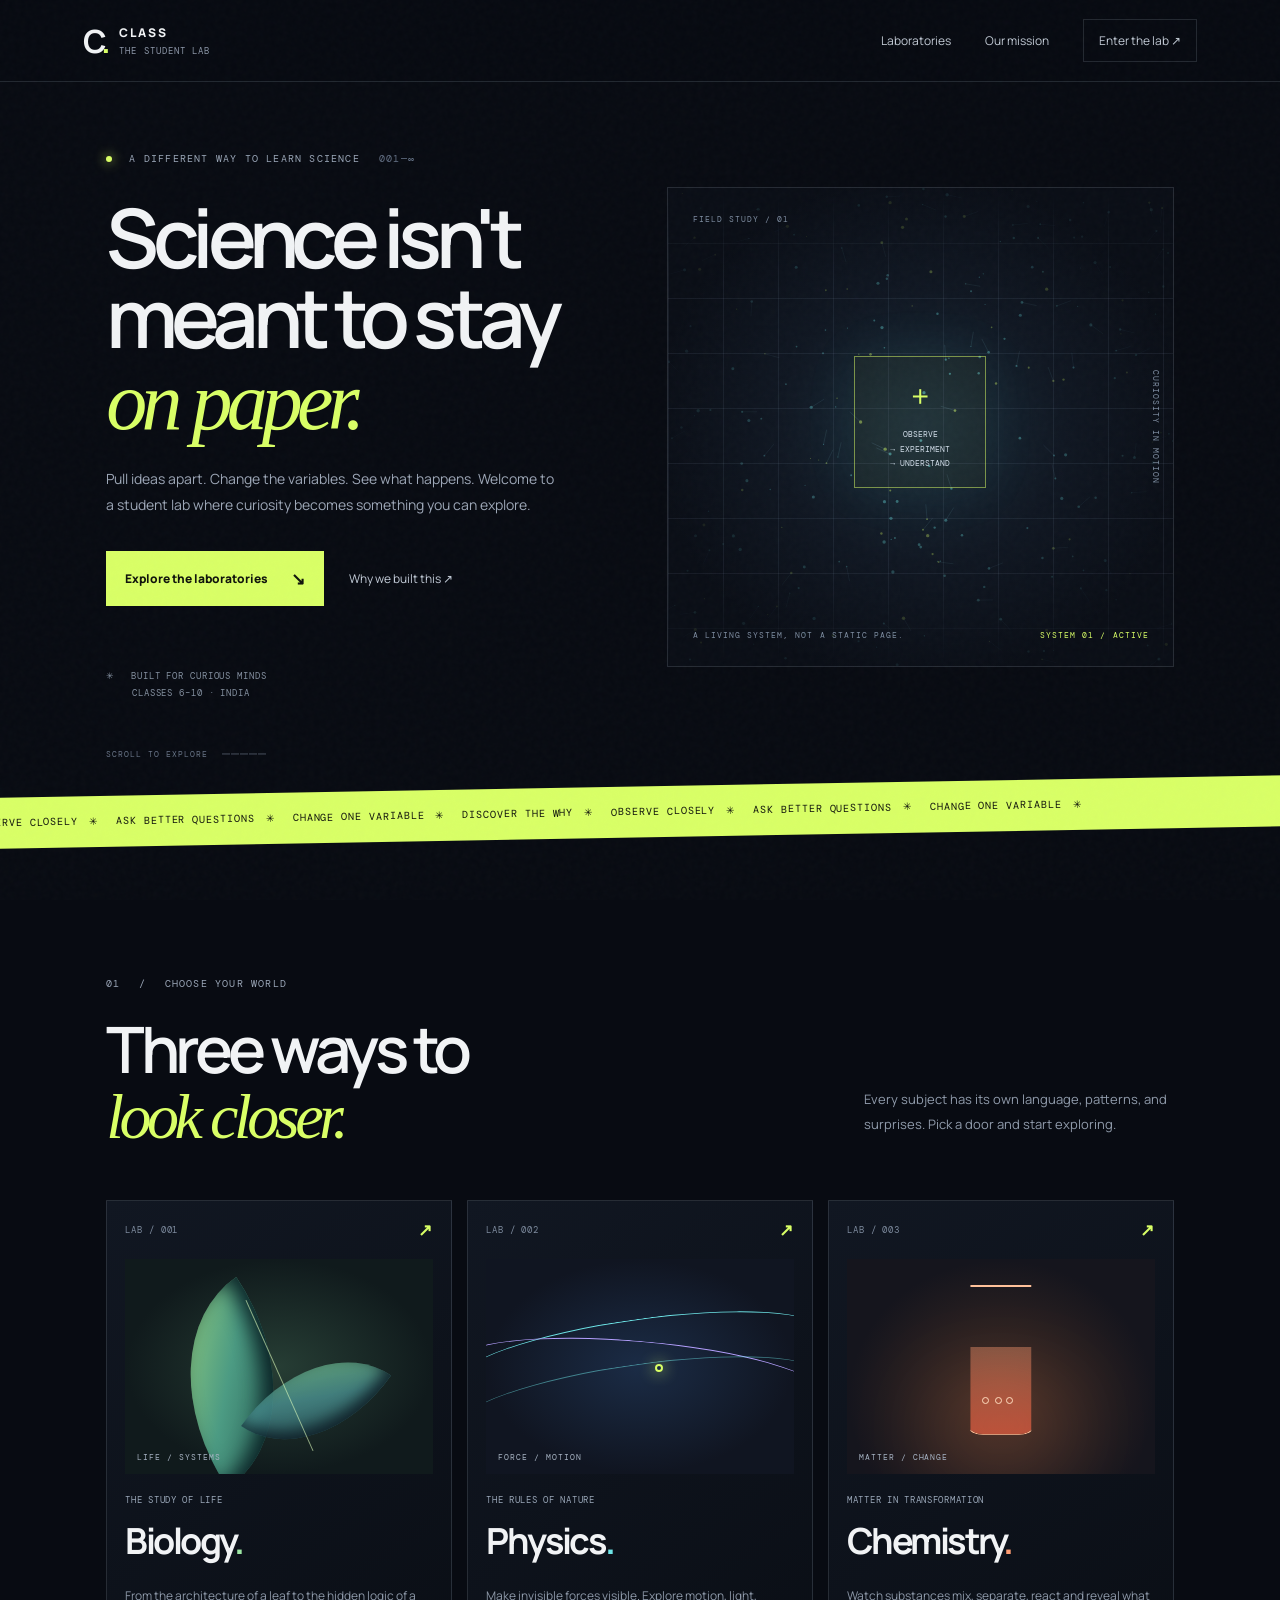
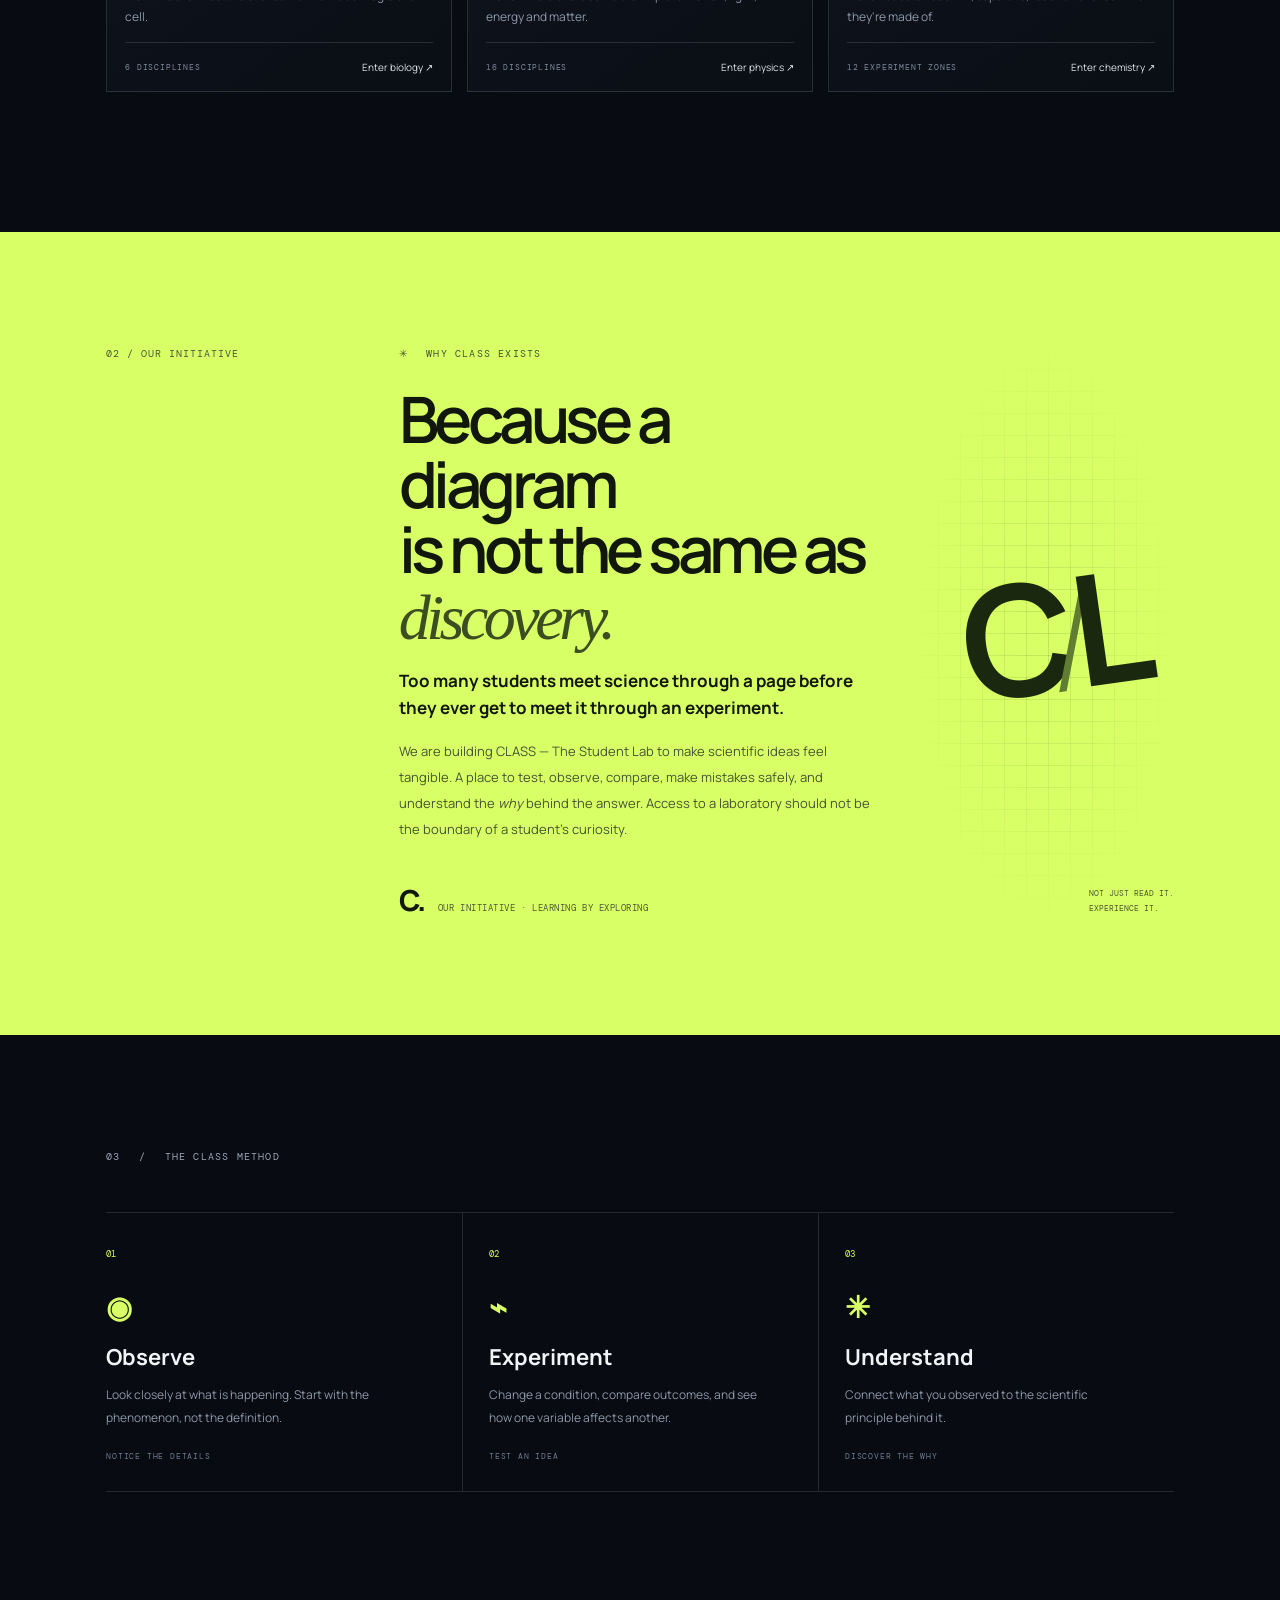
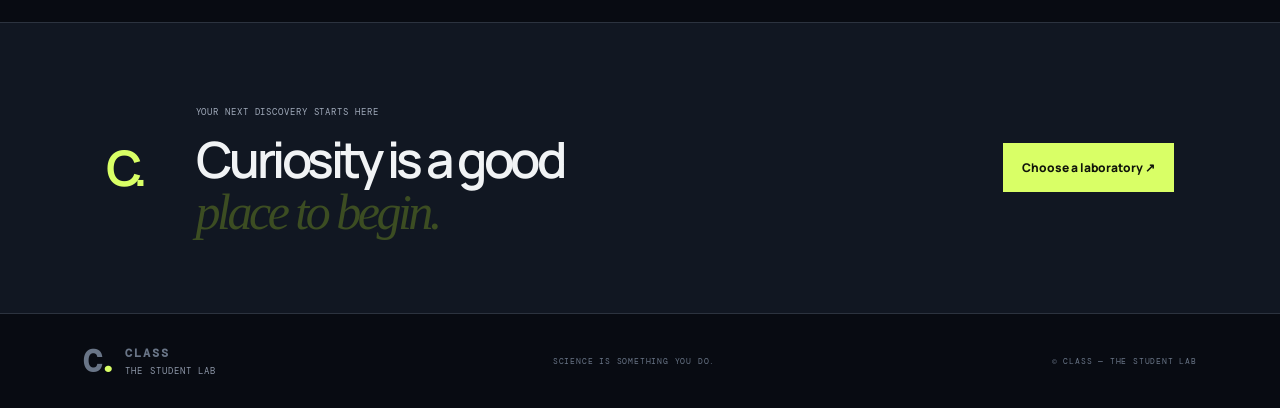
<file: index.html>
<!doctype html><html lang="en"><head><meta charset="utf-8"><meta name="viewport" content="width=device-width,initial-scale=1"><meta name="theme-color" content="#080b12"><title>CLASS — The Student Lab</title><meta name="description" content="A new kind of science learning space."><link rel="preconnect" href="https://fonts.googleapis.com"><link href="https://fonts.googleapis.com/css2?family=DM+Mono:wght@400;500&family=Manrope:wght@400;500;600;700;800&display=swap" rel="stylesheet"><link rel="stylesheet" href="assets/style.css"></head><body class="home"><div class="grain"></div><header class="header"><a class="brand" href="index.html"><b class="logo">C<span>.</span></b><span>CLASS<small>THE STUDENT LAB</small></span></a><nav><a href="#labs">Laboratories</a><a href="#mission">Our mission</a><a class="navbtn" href="#labs">Enter the lab ↗</a></nav><button class="menu" aria-label="Toggle navigation">☰</button></header><main><section class="hero"><div class="hero-copy"><div class="eyebrow"><i></i> A DIFFERENT WAY TO LEARN SCIENCE <span>001—∞</span></div><h1>Science isn't<br>meant to stay<br><em>on paper.</em></h1><p>Pull ideas apart. Change the variables. See what happens. Welcome to a student lab where curiosity becomes something you can explore.</p><div class="actions"><a class="button" href="#labs">Explore the laboratories <b>↘</b></a><a class="plainlink" href="#mission">Why we built this ↗</a></div><div class="footnote">✳　 BUILT FOR CURIOUS MINDS<br>　　 CLASSES 6–10 · INDIA</div></div><div class="hero-art"><canvas id="flow"></canvas><div class="gridlines"></div><div class="art-top">FIELD STUDY / 01</div><div class="art-bottom">A LIVING SYSTEM, NOT A STATIC PAGE.</div><div class="flow-stamp"><b>+</b><small>OBSERVE<br>→ EXPERIMENT<br>→ UNDERSTAND</small></div><div class="coordinate">SYSTEM 01 / ACTIVE</div><div class="side-label">CURIOSITY IN MOTION</div></div><div class="scrollhint">SCROLL TO EXPLORE　 ━━━━━</div></section><div class="ticker"><div>OBSERVE CLOSELY　✳　 ASK BETTER QUESTIONS　✳　 CHANGE ONE VARIABLE　✳　 DISCOVER THE WHY　✳　 OBSERVE CLOSELY　✳　 ASK BETTER QUESTIONS　✳　 CHANGE ONE VARIABLE　✳　</div></div><section class="section" id="labs"><div class="section-head reveal"><div><div class="eyebrow">01　 /　 CHOOSE YOUR WORLD</div><h2>Three ways to<br><em>look closer.</em></h2></div><p>Every subject has its own language, patterns, and surprises. Pick a door and start exploring.</p></div><div class="cards"><a class="subject bio reveal" href="pages/biology.html"><div class="cardtop">LAB / 001 <b>↗</b></div><div class="visual plant"><div class="leaf l1"></div><div class="leaf l2"></div><div class="vein"></div><span>LIFE / SYSTEMS</span></div><small>THE STUDY OF LIFE</small><h3>Biology<span>.</span></h3><p>From the architecture of a leaf to the hidden logic of a cell.</p><div class="cardfoot">6 DISCIPLINES <b>Enter biology ↗</b></div></a><a class="subject phy reveal" href="pages/physics.html"><div class="cardtop">LAB / 002 <b>↗</b></div><div class="visual waves"><div class="wave w1"></div><div class="wave w2"></div><div class="wave w3"></div><div class="dot"></div><span>FORCE / MOTION</span></div><small>THE RULES OF NATURE</small><h3>Physics<span>.</span></h3><p>Make invisible forces visible. Explore motion, light, energy and matter.</p><div class="cardfoot">16 DISCIPLINES <b>Enter physics ↗</b></div></a><a class="subject chem reveal" href="pages/chemistry.html"><div class="cardtop">LAB / 003 <b>↗</b></div><div class="visual chemistry"><div class="vessel"><div class="liquid"></div><i></i><i></i><i></i></div><div class="glow"></div><span>MATTER / CHANGE</span></div><small>MATTER IN TRANSFORMATION</small><h3>Chemistry<span>.</span></h3><p>Watch substances mix, separate, react and reveal what they're made of.</p><div class="cardfoot">12 EXPERIMENT ZONES <b>Enter chemistry ↗</b></div></a></div></section><section class="mission" id="mission"><div class="mission-index">02 / OUR INITIATIVE</div><div><div class="eyebrow dark">✳　 WHY CLASS EXISTS</div><h2>Because a diagram<br>is not the same as<br><em>discovery.</em></h2><p class="lead">Too many students meet science through a page before they ever get to meet it through an experiment.</p><p>We are building CLASS — The Student Lab to make scientific ideas feel tangible. A place to test, observe, compare, make mistakes safely, and understand the <i>why</i> behind the answer. Access to a laboratory should not be the boundary of a student's curiosity.</p><div class="signature"><b>C.</b>　 OUR INITIATIVE · LEARNING BY EXPLORING</div></div><div class="mission-art"><div class="crossgrid"></div><b>C<span>/</span>L</b><small>NOT JUST READ IT.<br>EXPERIENCE IT.</small></div></section><section class="section method"><div class="eyebrow">03　 /　 THE CLASS METHOD</div><div class="methodgrid"><article class="reveal"><small>01</small><b>◉</b><h3>Observe</h3><p>Look closely at what is happening. Start with the phenomenon, not the definition.</p><label>NOTICE THE DETAILS</label></article><article class="reveal"><small>02</small><b>⌁</b><h3>Experiment</h3><p>Change a condition, compare outcomes, and see how one variable affects another.</p><label>TEST AN IDEA</label></article><article class="reveal"><small>03</small><b>✳</b><h3>Understand</h3><p>Connect what you observed to the scientific principle behind it.</p><label>DISCOVER THE WHY</label></article></div></section><section class="closing"><b>C.</b><div><small>YOUR NEXT DISCOVERY STARTS HERE</small><h2>Curiosity is a good<br><em>place to begin.</em></h2></div><a class="button" href="#labs">Choose a laboratory ↗</a></section></main><footer><a class="brand" href="index.html"><b class="logo">C<span>.</span></b><span>CLASS<small>THE STUDENT LAB</small></span></a><span>SCIENCE IS SOMETHING YOU DO.</span><span>© CLASS — THE STUDENT LAB</span></footer><script src="assets/app.js"></script></body></html>
</file>
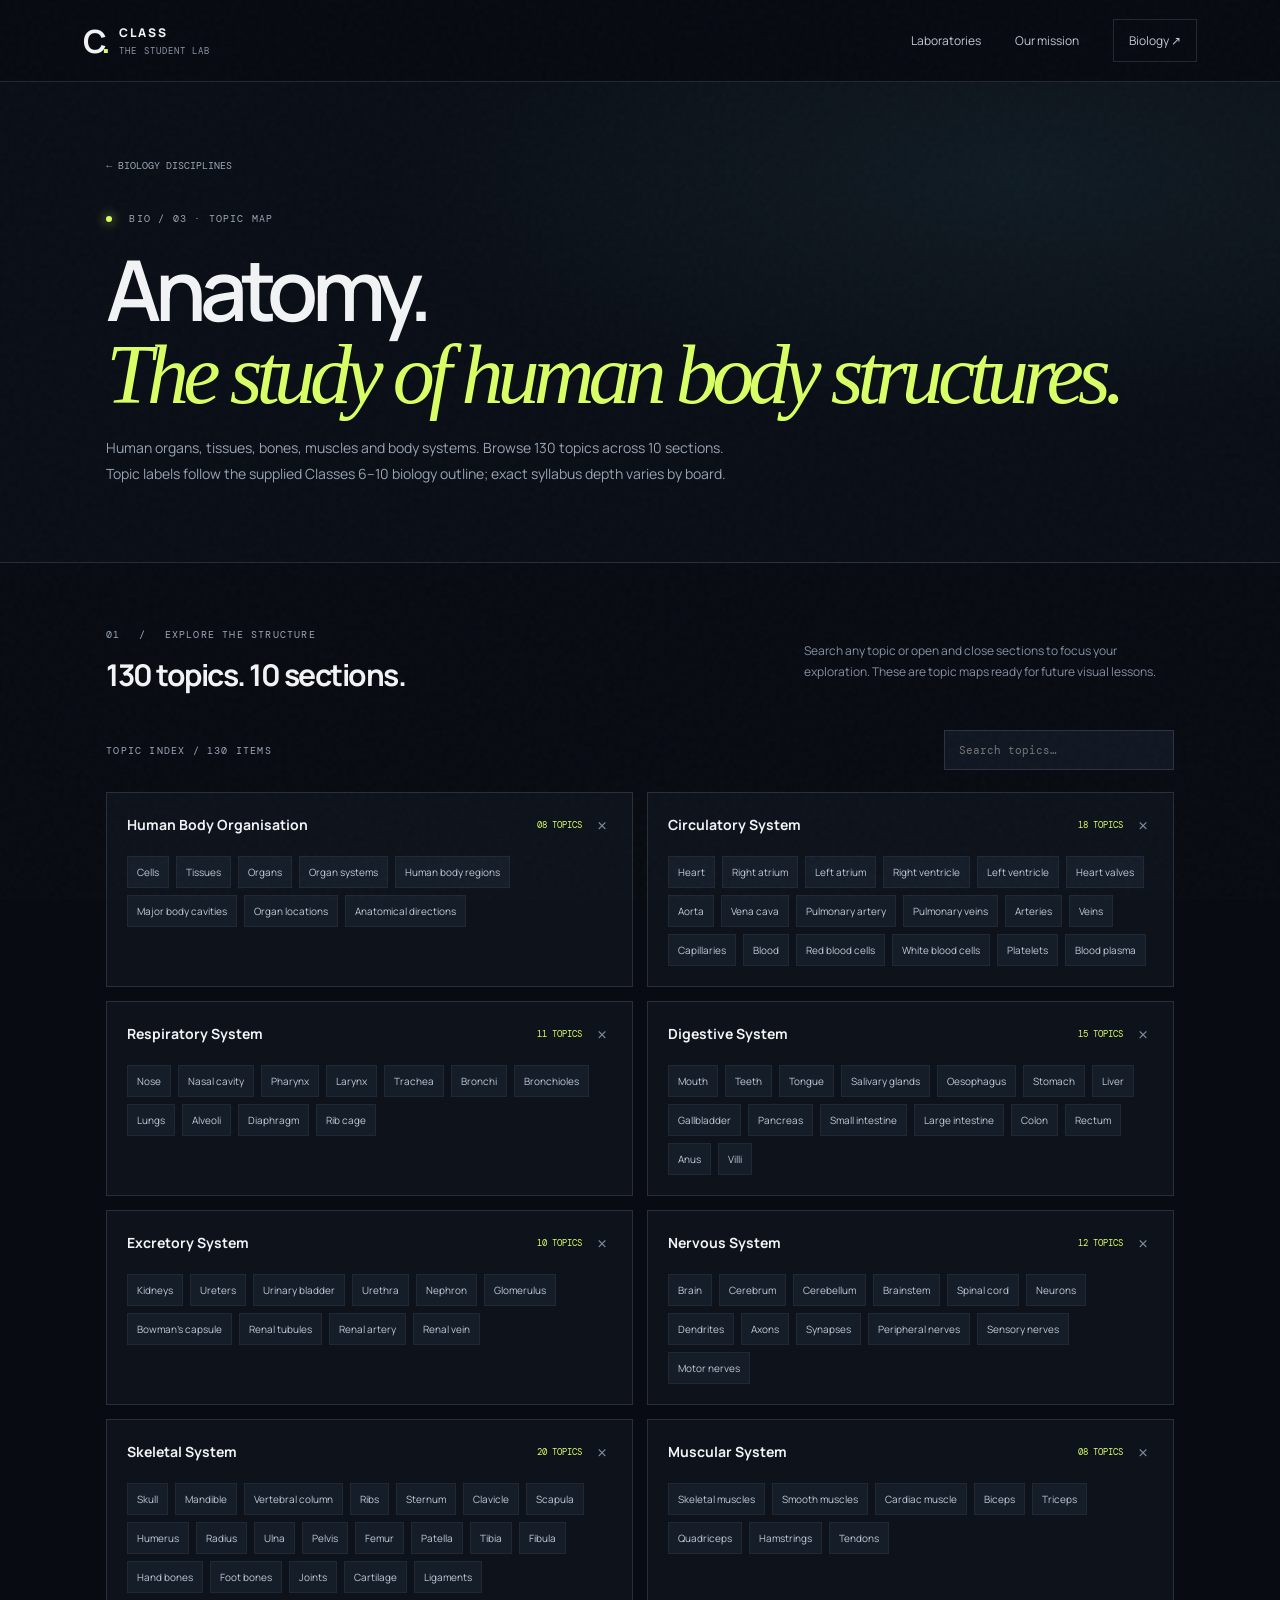
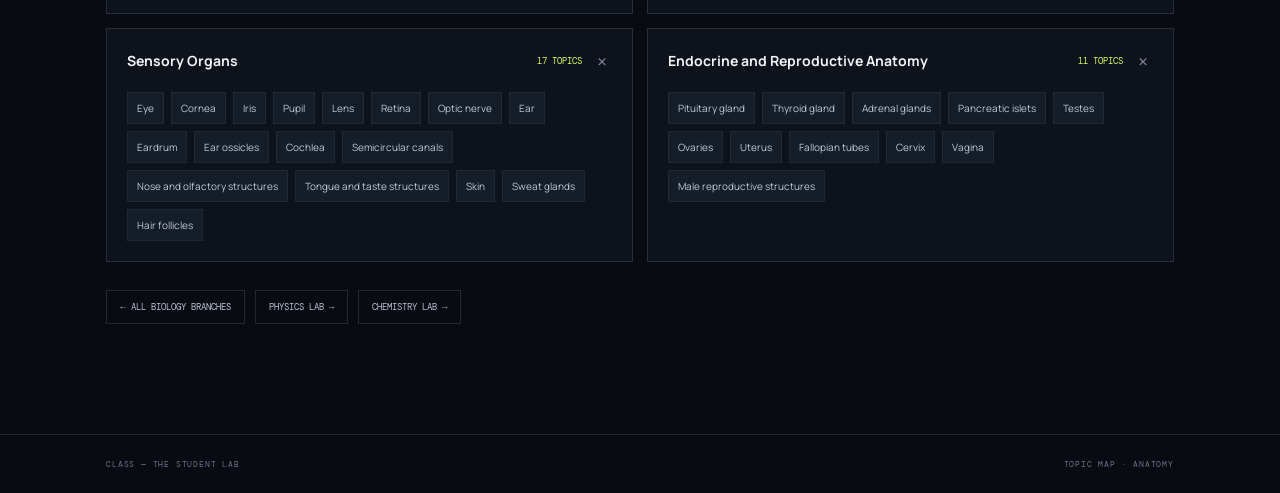
<file: pages/anatomy.html>
<!doctype html><html lang="en"><head><meta charset="utf-8"><meta name="viewport" content="width=device-width,initial-scale=1"><title>Anatomy — CLASS</title><link href="https://fonts.googleapis.com/css2?family=DM+Mono:wght@400;500&family=Manrope:wght@400;500;600;700;800&display=swap" rel="stylesheet"><link rel="stylesheet" href="../assets/style.css"></head><body><div class="grain"></div><header class="header"><a class="brand" href="../index.html"><b class="logo">C<span>.</span></b><span>CLASS<small>THE STUDENT LAB</small></span></a><nav><a href="../index.html#labs">Laboratories</a><a href="../index.html#mission">Our mission</a><a class="navbtn" href="biology.html">Biology ↗</a></nav><button class="menu" aria-label="Toggle navigation">☰</button></header><main><section class="subhero"><a class="back" href="biology.html">← BIOLOGY DISCIPLINES</a><div class="eyebrow"><i></i> BIO / 03 · TOPIC MAP</div><h1>Anatomy.<br><em>The study of human body structures.</em></h1><p>Human organs, tissues, bones, muscles and body systems. Browse 130 topics across 10 sections. Topic labels follow the supplied Classes 6–10 biology outline; exact syllabus depth varies by board.</p></section><section class="content"><div class="contenthead"><div><div class="eyebrow">01　 /　 EXPLORE THE STRUCTURE</div><h2>130 topics. 10 sections.</h2></div><p>Search any topic or open and close sections to focus your exploration. These are topic maps ready for future visual lessons.</p></div><div class="topicbar"><div class="eyebrow">TOPIC INDEX / 130 ITEMS</div><input class="search" data-search placeholder="Search topics…" type="search"></div><div class="topicgrid"><details class="topicgroup" data-group open><summary>Human Body Organisation<span>08 TOPICS</span><b>＋</b></summary><div class="chips"><span class="chip" data-item>Cells</span><span class="chip" data-item>Tissues</span><span class="chip" data-item>Organs</span><span class="chip" data-item>Organ systems</span><span class="chip" data-item>Human body regions</span><span class="chip" data-item>Major body cavities</span><span class="chip" data-item>Organ locations</span><span class="chip" data-item>Anatomical directions</span></div></details><details class="topicgroup" data-group open><summary>Circulatory System<span>18 TOPICS</span><b>＋</b></summary><div class="chips"><span class="chip" data-item>Heart</span><span class="chip" data-item>Right atrium</span><span class="chip" data-item>Left atrium</span><span class="chip" data-item>Right ventricle</span><span class="chip" data-item>Left ventricle</span><span class="chip" data-item>Heart valves</span><span class="chip" data-item>Aorta</span><span class="chip" data-item>Vena cava</span><span class="chip" data-item>Pulmonary artery</span><span class="chip" data-item>Pulmonary veins</span><span class="chip" data-item>Arteries</span><span class="chip" data-item>Veins</span><span class="chip" data-item>Capillaries</span><span class="chip" data-item>Blood</span><span class="chip" data-item>Red blood cells</span><span class="chip" data-item>White blood cells</span><span class="chip" data-item>Platelets</span><span class="chip" data-item>Blood plasma</span></div></details><details class="topicgroup" data-group open><summary>Respiratory System<span>11 TOPICS</span><b>＋</b></summary><div class="chips"><span class="chip" data-item>Nose</span><span class="chip" data-item>Nasal cavity</span><span class="chip" data-item>Pharynx</span><span class="chip" data-item>Larynx</span><span class="chip" data-item>Trachea</span><span class="chip" data-item>Bronchi</span><span class="chip" data-item>Bronchioles</span><span class="chip" data-item>Lungs</span><span class="chip" data-item>Alveoli</span><span class="chip" data-item>Diaphragm</span><span class="chip" data-item>Rib cage</span></div></details><details class="topicgroup" data-group open><summary>Digestive System<span>15 TOPICS</span><b>＋</b></summary><div class="chips"><span class="chip" data-item>Mouth</span><span class="chip" data-item>Teeth</span><span class="chip" data-item>Tongue</span><span class="chip" data-item>Salivary glands</span><span class="chip" data-item>Oesophagus</span><span class="chip" data-item>Stomach</span><span class="chip" data-item>Liver</span><span class="chip" data-item>Gallbladder</span><span class="chip" data-item>Pancreas</span><span class="chip" data-item>Small intestine</span><span class="chip" data-item>Large intestine</span><span class="chip" data-item>Colon</span><span class="chip" data-item>Rectum</span><span class="chip" data-item>Anus</span><span class="chip" data-item>Villi</span></div></details><details class="topicgroup" data-group open><summary>Excretory System<span>10 TOPICS</span><b>＋</b></summary><div class="chips"><span class="chip" data-item>Kidneys</span><span class="chip" data-item>Ureters</span><span class="chip" data-item>Urinary bladder</span><span class="chip" data-item>Urethra</span><span class="chip" data-item>Nephron</span><span class="chip" data-item>Glomerulus</span><span class="chip" data-item>Bowman&#x27;s capsule</span><span class="chip" data-item>Renal tubules</span><span class="chip" data-item>Renal artery</span><span class="chip" data-item>Renal vein</span></div></details><details class="topicgroup" data-group open><summary>Nervous System<span>12 TOPICS</span><b>＋</b></summary><div class="chips"><span class="chip" data-item>Brain</span><span class="chip" data-item>Cerebrum</span><span class="chip" data-item>Cerebellum</span><span class="chip" data-item>Brainstem</span><span class="chip" data-item>Spinal cord</span><span class="chip" data-item>Neurons</span><span class="chip" data-item>Dendrites</span><span class="chip" data-item>Axons</span><span class="chip" data-item>Synapses</span><span class="chip" data-item>Peripheral nerves</span><span class="chip" data-item>Sensory nerves</span><span class="chip" data-item>Motor nerves</span></div></details><details class="topicgroup" data-group open><summary>Skeletal System<span>20 TOPICS</span><b>＋</b></summary><div class="chips"><span class="chip" data-item>Skull</span><span class="chip" data-item>Mandible</span><span class="chip" data-item>Vertebral column</span><span class="chip" data-item>Ribs</span><span class="chip" data-item>Sternum</span><span class="chip" data-item>Clavicle</span><span class="chip" data-item>Scapula</span><span class="chip" data-item>Humerus</span><span class="chip" data-item>Radius</span><span class="chip" data-item>Ulna</span><span class="chip" data-item>Pelvis</span><span class="chip" data-item>Femur</span><span class="chip" data-item>Patella</span><span class="chip" data-item>Tibia</span><span class="chip" data-item>Fibula</span><span class="chip" data-item>Hand bones</span><span class="chip" data-item>Foot bones</span><span class="chip" data-item>Joints</span><span class="chip" data-item>Cartilage</span><span class="chip" data-item>Ligaments</span></div></details><details class="topicgroup" data-group open><summary>Muscular System<span>08 TOPICS</span><b>＋</b></summary><div class="chips"><span class="chip" data-item>Skeletal muscles</span><span class="chip" data-item>Smooth muscles</span><span class="chip" data-item>Cardiac muscle</span><span class="chip" data-item>Biceps</span><span class="chip" data-item>Triceps</span><span class="chip" data-item>Quadriceps</span><span class="chip" data-item>Hamstrings</span><span class="chip" data-item>Tendons</span></div></details><details class="topicgroup" data-group open><summary>Sensory Organs<span>17 TOPICS</span><b>＋</b></summary><div class="chips"><span class="chip" data-item>Eye</span><span class="chip" data-item>Cornea</span><span class="chip" data-item>Iris</span><span class="chip" data-item>Pupil</span><span class="chip" data-item>Lens</span><span class="chip" data-item>Retina</span><span class="chip" data-item>Optic nerve</span><span class="chip" data-item>Ear</span><span class="chip" data-item>Eardrum</span><span class="chip" data-item>Ear ossicles</span><span class="chip" data-item>Cochlea</span><span class="chip" data-item>Semicircular canals</span><span class="chip" data-item>Nose and olfactory structures</span><span class="chip" data-item>Tongue and taste structures</span><span class="chip" data-item>Skin</span><span class="chip" data-item>Sweat glands</span><span class="chip" data-item>Hair follicles</span></div></details><details class="topicgroup" data-group open><summary>Endocrine and Reproductive Anatomy<span>11 TOPICS</span><b>＋</b></summary><div class="chips"><span class="chip" data-item>Pituitary gland</span><span class="chip" data-item>Thyroid gland</span><span class="chip" data-item>Adrenal glands</span><span class="chip" data-item>Pancreatic islets</span><span class="chip" data-item>Testes</span><span class="chip" data-item>Ovaries</span><span class="chip" data-item>Uterus</span><span class="chip" data-item>Fallopian tubes</span><span class="chip" data-item>Cervix</span><span class="chip" data-item>Vagina</span><span class="chip" data-item>Male reproductive structures</span></div></details></div><div class="empty">No matching topics. Try a different search.</div><div class="pills"><a class="pill" href="biology.html">← ALL BIOLOGY BRANCHES</a><a class="pill" href="physics.html">PHYSICS LAB →</a><a class="pill" href="chemistry.html">CHEMISTRY LAB →</a></div></section></main><footer class="pagefooter"><span>CLASS — THE STUDENT LAB</span><span>TOPIC MAP · ANATOMY</span></footer><script src="../assets/app.js"></script></body></html>
</file>
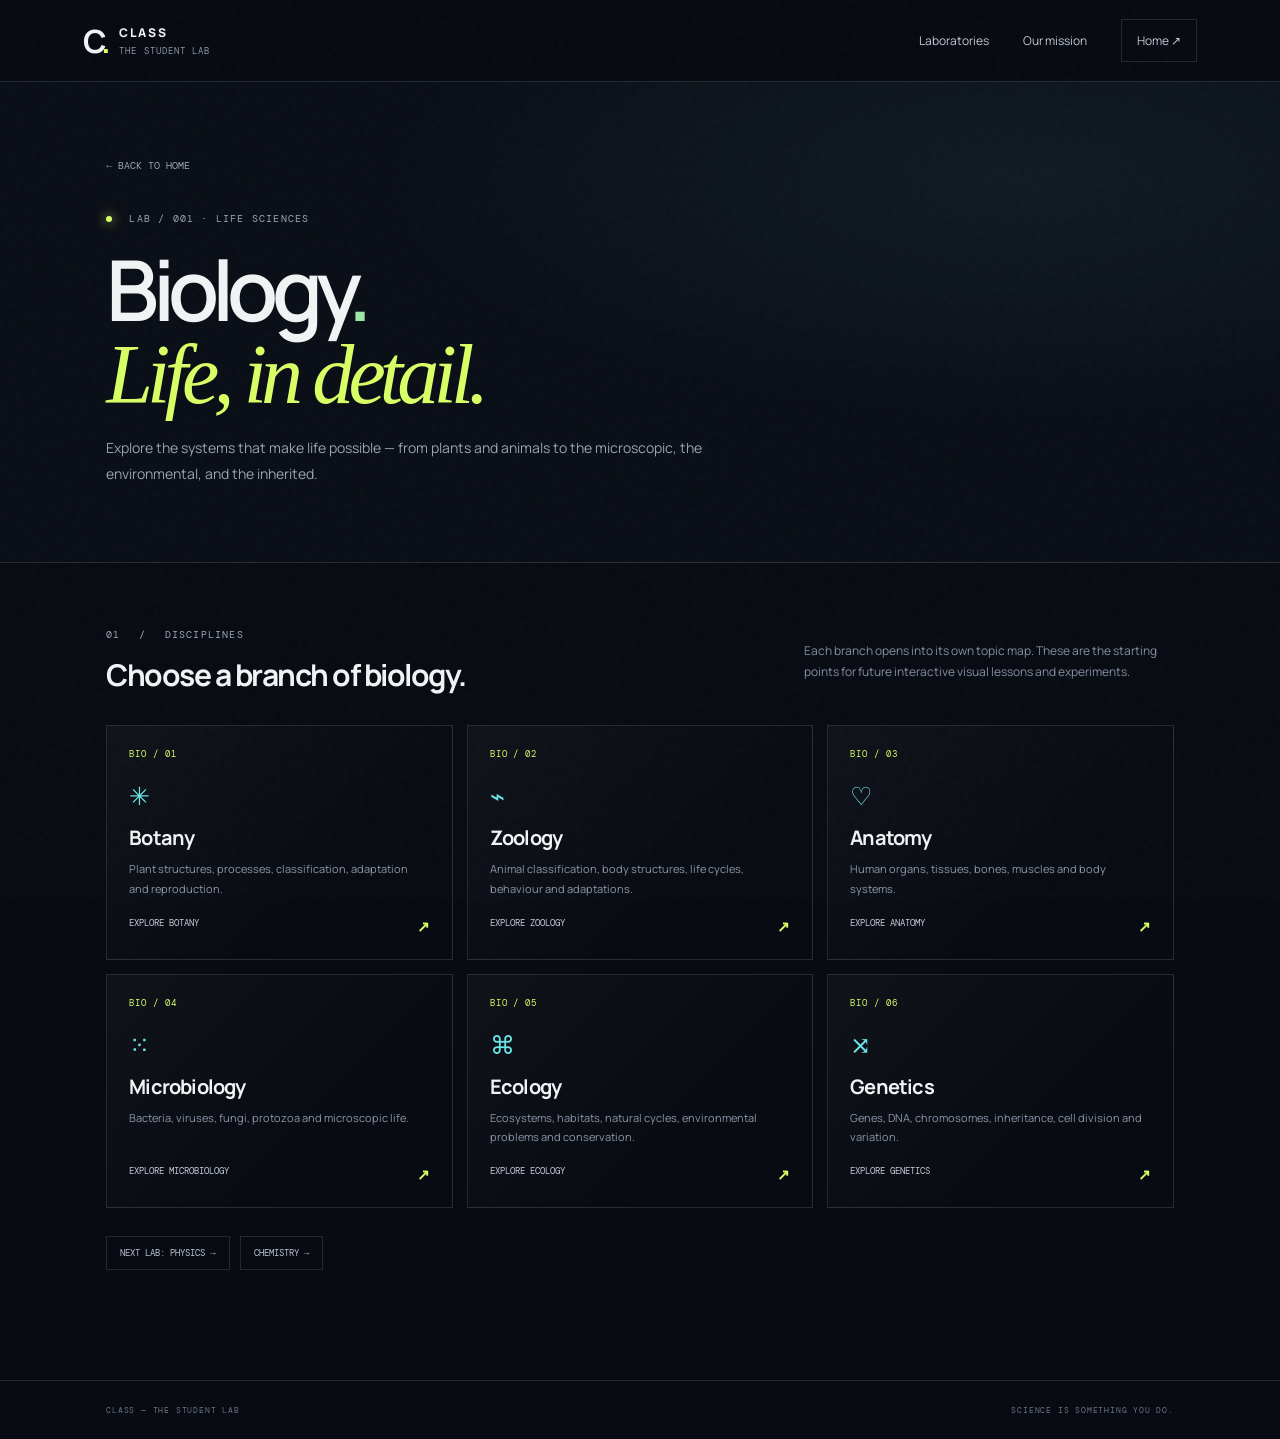
<file: pages/biology.html>
<!doctype html><html lang="en"><head><meta charset="utf-8"><meta name="viewport" content="width=device-width,initial-scale=1"><title>Biology — CLASS</title><link href="https://fonts.googleapis.com/css2?family=DM+Mono:wght@400;500&family=Manrope:wght@400;500;600;700;800&display=swap" rel="stylesheet"><link rel="stylesheet" href="../assets/style.css"></head><body><div class="grain"></div><header class="header"><a class="brand" href="../index.html"><b class="logo">C<span>.</span></b><span>CLASS<small>THE STUDENT LAB</small></span></a><nav><a href="../index.html#labs">Laboratories</a><a href="../index.html#mission">Our mission</a><a class="navbtn" href="../index.html">Home ↗</a></nav><button class="menu" aria-label="Toggle navigation">☰</button></header><main><section class="subhero"><a class="back" href="../index.html">← BACK TO HOME</a><div class="eyebrow"><i></i> LAB / 001 · LIFE SCIENCES</div><h1>Biology<span style="color:#9de7a4">.</span><br><em>Life, in detail.</em></h1><p>Explore the systems that make life possible — from plants and animals to the microscopic, the environmental, and the inherited.</p></section><section class="content"><div class="contenthead"><div><div class="eyebrow">01　 /　 DISCIPLINES</div><h2>Choose a branch of biology.</h2></div><p>Each branch opens into its own topic map. These are the starting points for future interactive visual lessons and experiments.</p></div><div class="branchgrid"><a class="branch" href="botany.html"><span class="code">BIO / 01</span><span class="symbol">✳</span><h3>Botany</h3><p>Plant structures, processes, classification, adaptation and reproduction.</p><span class="openlabel">EXPLORE BOTANY <b>↗</b></span></a><a class="branch" href="zoology.html"><span class="code">BIO / 02</span><span class="symbol">⌁</span><h3>Zoology</h3><p>Animal classification, body structures, life cycles, behaviour and adaptations.</p><span class="openlabel">EXPLORE ZOOLOGY <b>↗</b></span></a><a class="branch" href="anatomy.html"><span class="code">BIO / 03</span><span class="symbol">♡</span><h3>Anatomy</h3><p>Human organs, tissues, bones, muscles and body systems.</p><span class="openlabel">EXPLORE ANATOMY <b>↗</b></span></a><a class="branch" href="microbiology.html"><span class="code">BIO / 04</span><span class="symbol">⁙</span><h3>Microbiology</h3><p>Bacteria, viruses, fungi, protozoa and microscopic life.</p><span class="openlabel">EXPLORE MICROBIOLOGY <b>↗</b></span></a><a class="branch" href="ecology.html"><span class="code">BIO / 05</span><span class="symbol">⌘</span><h3>Ecology</h3><p>Ecosystems, habitats, natural cycles, environmental problems and conservation.</p><span class="openlabel">EXPLORE ECOLOGY <b>↗</b></span></a><a class="branch" href="genetics.html"><span class="code">BIO / 06</span><span class="symbol">⤨</span><h3>Genetics</h3><p>Genes, DNA, chromosomes, inheritance, cell division and variation.</p><span class="openlabel">EXPLORE GENETICS <b>↗</b></span></a></div><div class="pills"><a class="pill" href="physics.html">NEXT LAB: PHYSICS →</a><a class="pill" href="chemistry.html">CHEMISTRY →</a></div></section></main><footer class="pagefooter"><span>CLASS — THE STUDENT LAB</span><span>SCIENCE IS SOMETHING YOU DO.</span></footer><script src="../assets/app.js"></script></body></html>
</file>
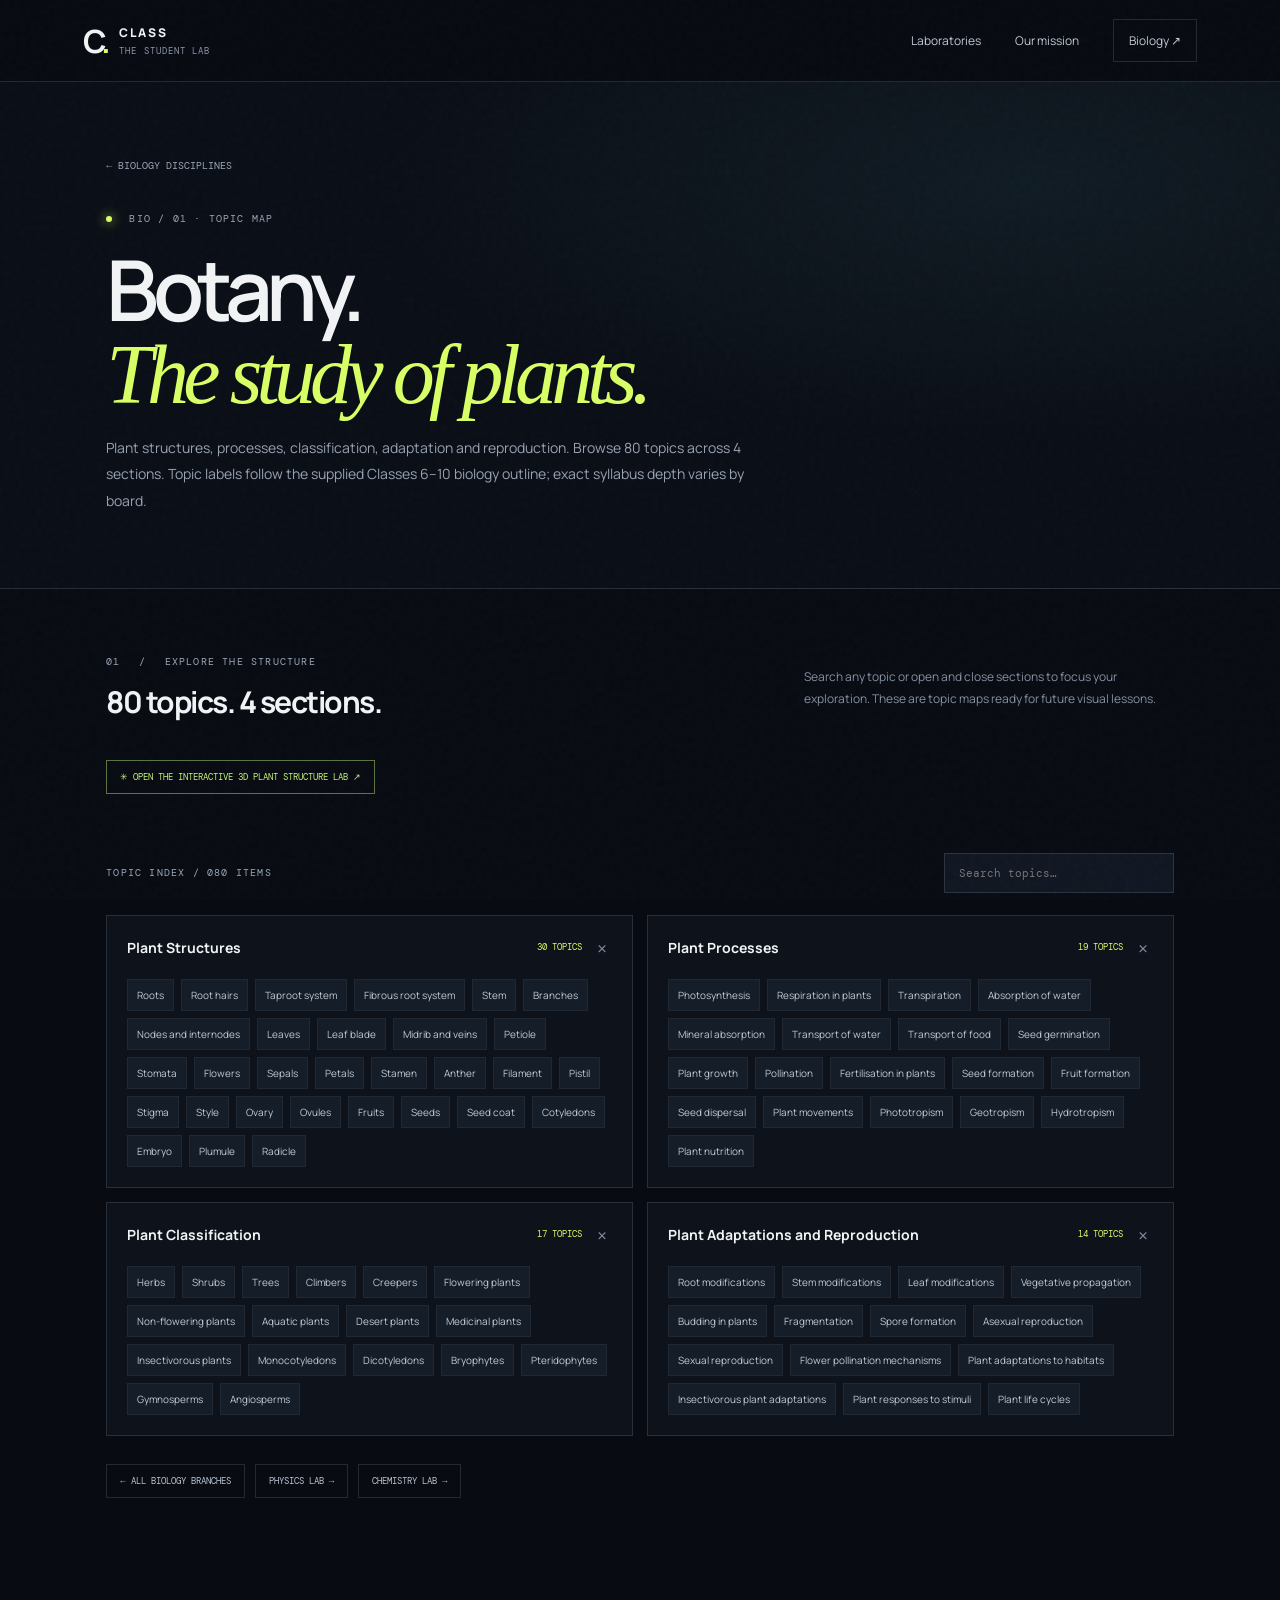
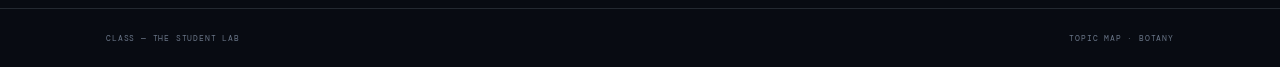
<file: pages/botany.html>
<!doctype html><html lang="en"><head><meta charset="utf-8"><meta name="viewport" content="width=device-width,initial-scale=1"><title>Botany — CLASS</title><link href="https://fonts.googleapis.com/css2?family=DM+Mono:wght@400;500&family=Manrope:wght@400;500;600;700;800&display=swap" rel="stylesheet"><link rel="stylesheet" href="../assets/style.css"></head><body><div class="grain"></div><header class="header"><a class="brand" href="../index.html"><b class="logo">C<span>.</span></b><span>CLASS<small>THE STUDENT LAB</small></span></a><nav><a href="../index.html#labs">Laboratories</a><a href="../index.html#mission">Our mission</a><a class="navbtn" href="biology.html">Biology ↗</a></nav><button class="menu" aria-label="Toggle navigation">☰</button></header><main><section class="subhero"><a class="back" href="biology.html">← BIOLOGY DISCIPLINES</a><div class="eyebrow"><i></i> BIO / 01 · TOPIC MAP</div><h1>Botany.<br><em>The study of plants.</em></h1><p>Plant structures, processes, classification, adaptation and reproduction. Browse 80 topics across 4 sections. Topic labels follow the supplied Classes 6–10 biology outline; exact syllabus depth varies by board.</p></section><section class="content"><div class="contenthead"><div><div class="eyebrow">01　 /　 EXPLORE THE STRUCTURE</div><h2>80 topics. 4 sections.</h2></div><p>Search any topic or open and close sections to focus your exploration. These are topic maps ready for future visual lessons.</p></div><a class="pill" style="display:inline-flex;margin:8px 0 24px;border-color:rgba(197,244,119,.45);color:#c5f477" href="plant-structures.html">✳ OPEN THE INTERACTIVE 3D PLANT STRUCTURE LAB ↗</a><div class="topicbar"><div class="eyebrow">TOPIC INDEX / 080 ITEMS</div><input class="search" data-search placeholder="Search topics…" type="search"></div><div class="topicgrid"><details class="topicgroup" data-group open><summary>Plant Structures<span>30 TOPICS</span><b>＋</b></summary><div class="chips"><span class="chip" data-item>Roots</span><span class="chip" data-item>Root hairs</span><span class="chip" data-item>Taproot system</span><span class="chip" data-item>Fibrous root system</span><span class="chip" data-item>Stem</span><span class="chip" data-item>Branches</span><span class="chip" data-item>Nodes and internodes</span><span class="chip" data-item>Leaves</span><span class="chip" data-item>Leaf blade</span><span class="chip" data-item>Midrib and veins</span><span class="chip" data-item>Petiole</span><span class="chip" data-item>Stomata</span><span class="chip" data-item>Flowers</span><span class="chip" data-item>Sepals</span><span class="chip" data-item>Petals</span><span class="chip" data-item>Stamen</span><span class="chip" data-item>Anther</span><span class="chip" data-item>Filament</span><span class="chip" data-item>Pistil</span><span class="chip" data-item>Stigma</span><span class="chip" data-item>Style</span><span class="chip" data-item>Ovary</span><span class="chip" data-item>Ovules</span><span class="chip" data-item>Fruits</span><span class="chip" data-item>Seeds</span><span class="chip" data-item>Seed coat</span><span class="chip" data-item>Cotyledons</span><span class="chip" data-item>Embryo</span><span class="chip" data-item>Plumule</span><span class="chip" data-item>Radicle</span></div></details><details class="topicgroup" data-group open><summary>Plant Processes<span>19 TOPICS</span><b>＋</b></summary><div class="chips"><span class="chip" data-item>Photosynthesis</span><span class="chip" data-item>Respiration in plants</span><span class="chip" data-item>Transpiration</span><span class="chip" data-item>Absorption of water</span><span class="chip" data-item>Mineral absorption</span><span class="chip" data-item>Transport of water</span><span class="chip" data-item>Transport of food</span><span class="chip" data-item>Seed germination</span><span class="chip" data-item>Plant growth</span><span class="chip" data-item>Pollination</span><span class="chip" data-item>Fertilisation in plants</span><span class="chip" data-item>Seed formation</span><span class="chip" data-item>Fruit formation</span><span class="chip" data-item>Seed dispersal</span><span class="chip" data-item>Plant movements</span><span class="chip" data-item>Phototropism</span><span class="chip" data-item>Geotropism</span><span class="chip" data-item>Hydrotropism</span><span class="chip" data-item>Plant nutrition</span></div></details><details class="topicgroup" data-group open><summary>Plant Classification<span>17 TOPICS</span><b>＋</b></summary><div class="chips"><span class="chip" data-item>Herbs</span><span class="chip" data-item>Shrubs</span><span class="chip" data-item>Trees</span><span class="chip" data-item>Climbers</span><span class="chip" data-item>Creepers</span><span class="chip" data-item>Flowering plants</span><span class="chip" data-item>Non-flowering plants</span><span class="chip" data-item>Aquatic plants</span><span class="chip" data-item>Desert plants</span><span class="chip" data-item>Medicinal plants</span><span class="chip" data-item>Insectivorous plants</span><span class="chip" data-item>Monocotyledons</span><span class="chip" data-item>Dicotyledons</span><span class="chip" data-item>Bryophytes</span><span class="chip" data-item>Pteridophytes</span><span class="chip" data-item>Gymnosperms</span><span class="chip" data-item>Angiosperms</span></div></details><details class="topicgroup" data-group open><summary>Plant Adaptations and Reproduction<span>14 TOPICS</span><b>＋</b></summary><div class="chips"><span class="chip" data-item>Root modifications</span><span class="chip" data-item>Stem modifications</span><span class="chip" data-item>Leaf modifications</span><span class="chip" data-item>Vegetative propagation</span><span class="chip" data-item>Budding in plants</span><span class="chip" data-item>Fragmentation</span><span class="chip" data-item>Spore formation</span><span class="chip" data-item>Asexual reproduction</span><span class="chip" data-item>Sexual reproduction</span><span class="chip" data-item>Flower pollination mechanisms</span><span class="chip" data-item>Plant adaptations to habitats</span><span class="chip" data-item>Insectivorous plant adaptations</span><span class="chip" data-item>Plant responses to stimuli</span><span class="chip" data-item>Plant life cycles</span></div></details></div><div class="empty">No matching topics. Try a different search.</div><div class="pills"><a class="pill" href="biology.html">← ALL BIOLOGY BRANCHES</a><a class="pill" href="physics.html">PHYSICS LAB →</a><a class="pill" href="chemistry.html">CHEMISTRY LAB →</a></div></section></main><footer class="pagefooter"><span>CLASS — THE STUDENT LAB</span><span>TOPIC MAP · BOTANY</span></footer><script src="../assets/app.js"></script></body></html>
</file>
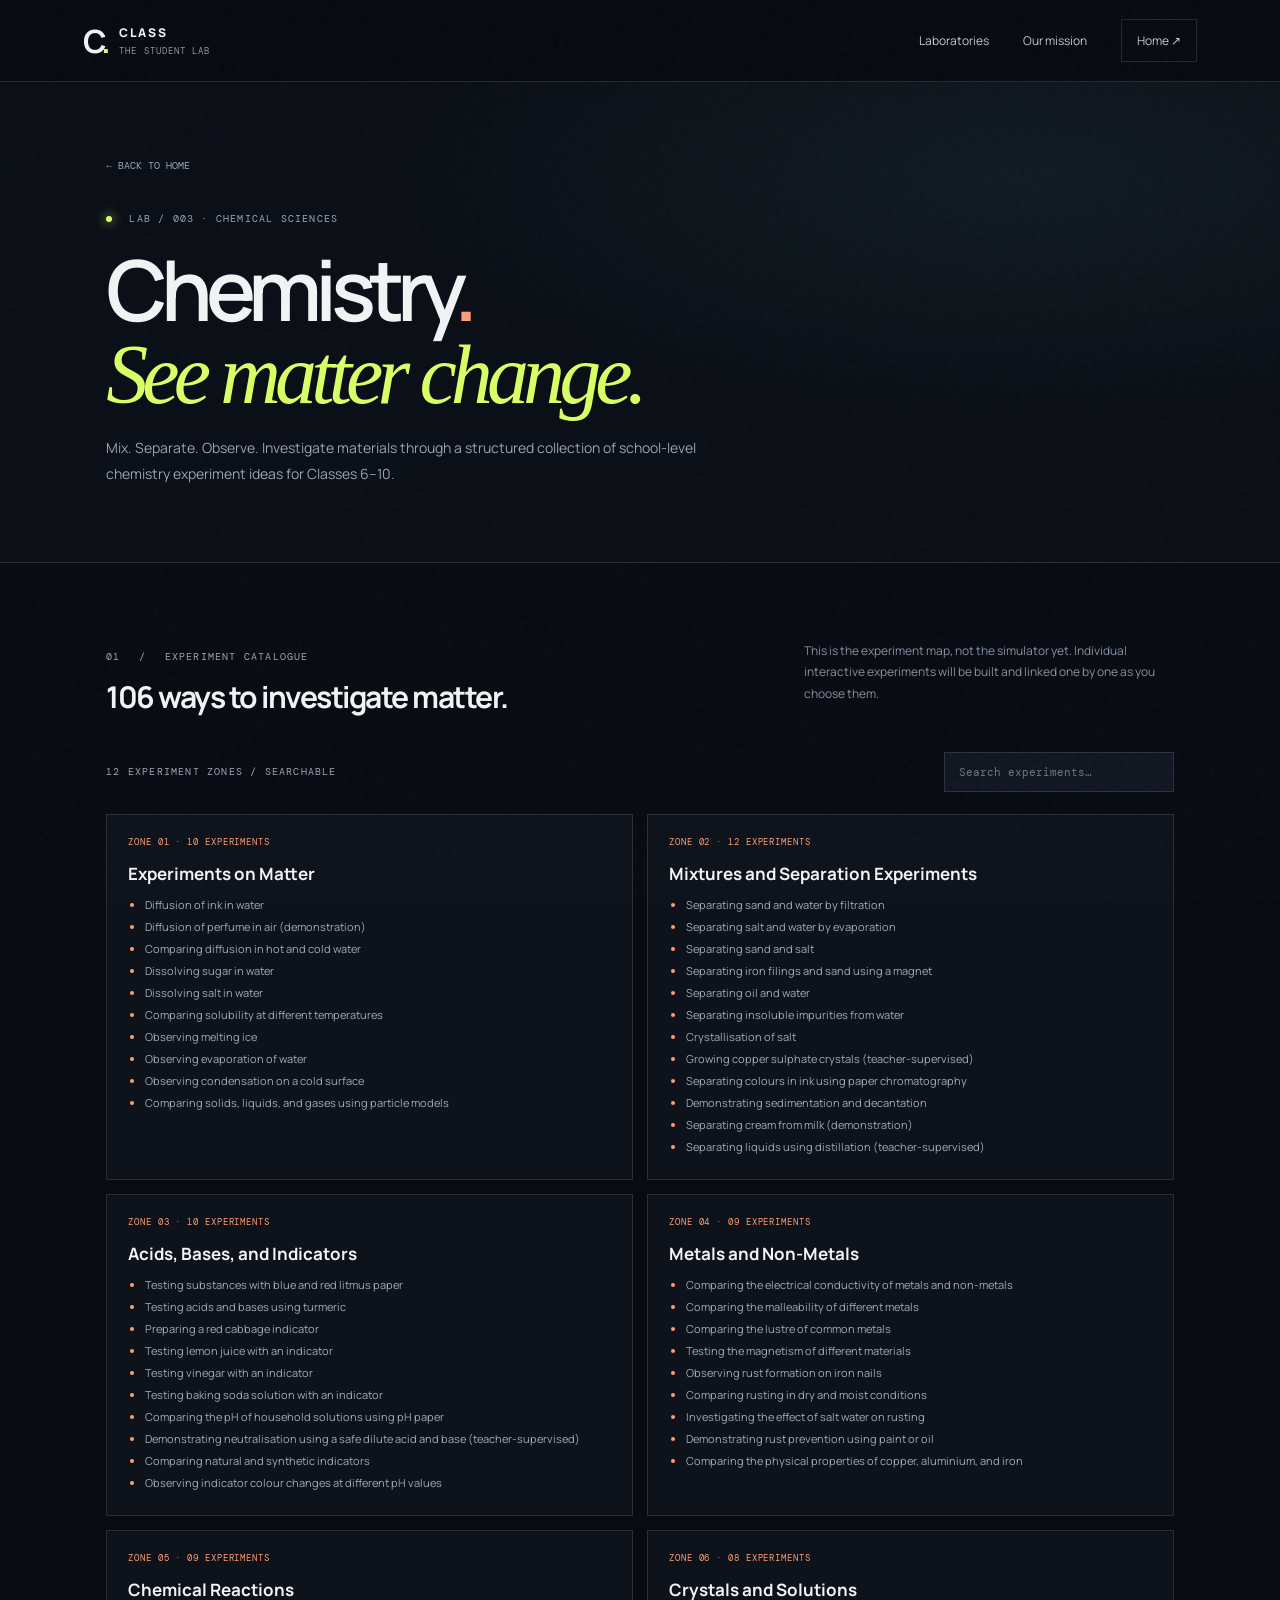
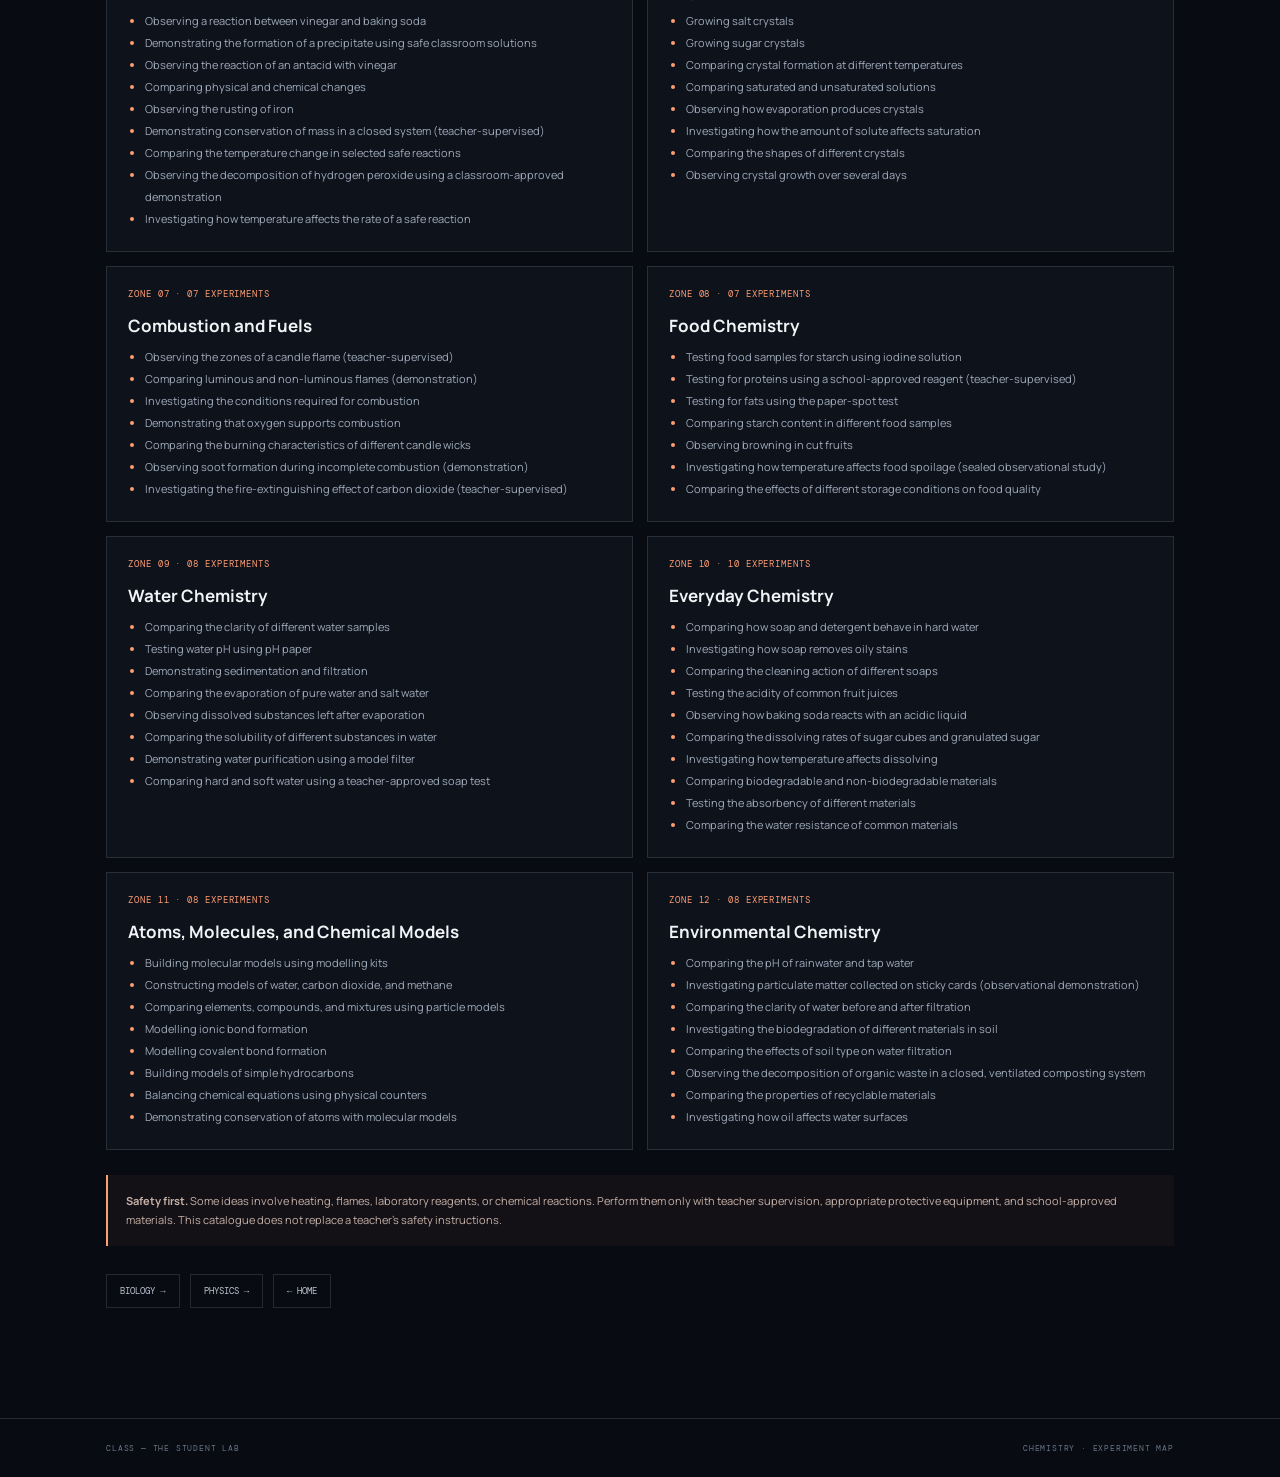
<file: pages/chemistry.html>
<!doctype html><html lang="en"><head><meta charset="utf-8"><meta name="viewport" content="width=device-width,initial-scale=1"><title>Chemistry — CLASS</title><link href="https://fonts.googleapis.com/css2?family=DM+Mono:wght@400;500&family=Manrope:wght@400;500;600;700;800&display=swap" rel="stylesheet"><link rel="stylesheet" href="../assets/style.css"></head><body><div class="grain"></div><header class="header"><a class="brand" href="../index.html"><b class="logo">C<span>.</span></b><span>CLASS<small>THE STUDENT LAB</small></span></a><nav><a href="../index.html#labs">Laboratories</a><a href="../index.html#mission">Our mission</a><a class="navbtn" href="../index.html">Home ↗</a></nav><button class="menu" aria-label="Toggle navigation">☰</button></header><main><section class="subhero"><a class="back" href="../index.html">← BACK TO HOME</a><div class="eyebrow"><i></i> LAB / 003 · CHEMICAL SCIENCES</div><h1>Chemistry<span style="color:#ff9d73">.</span><br><em>See matter change.</em></h1><p>Mix. Separate. Observe. Investigate materials through a structured collection of school-level chemistry experiment ideas for Classes 6–10.</p></section><section class="content"><div class="contenthead"><div><div class="eyebrow">01　 /　 EXPERIMENT CATALOGUE</div><h2>106 ways to investigate matter.</h2></div><p>This is the experiment map, not the simulator yet. Individual interactive experiments will be built and linked one by one as you choose them.</p></div><div class="topicbar"><div class="eyebrow">12 EXPERIMENT ZONES / SEARCHABLE</div><input class="search" id="chemsearch" placeholder="Search experiments…" type="search"></div><div class="experimentgrid" id="experimentgrid"><article class="experimentgroup" data-group><span class="groupno">ZONE 01 · 10 EXPERIMENTS</span><h3>Experiments on Matter</h3><ul><li data-item>Diffusion of ink in water</li><li data-item>Diffusion of perfume in air (demonstration)</li><li data-item>Comparing diffusion in hot and cold water</li><li data-item>Dissolving sugar in water</li><li data-item>Dissolving salt in water</li><li data-item>Comparing solubility at different temperatures</li><li data-item>Observing melting ice</li><li data-item>Observing evaporation of water</li><li data-item>Observing condensation on a cold surface</li><li data-item>Comparing solids, liquids, and gases using particle models</li></ul></article><article class="experimentgroup" data-group><span class="groupno">ZONE 02 · 12 EXPERIMENTS</span><h3>Mixtures and Separation Experiments</h3><ul><li data-item>Separating sand and water by filtration</li><li data-item>Separating salt and water by evaporation</li><li data-item>Separating sand and salt</li><li data-item>Separating iron filings and sand using a magnet</li><li data-item>Separating oil and water</li><li data-item>Separating insoluble impurities from water</li><li data-item>Crystallisation of salt</li><li data-item>Growing copper sulphate crystals (teacher-supervised)</li><li data-item>Separating colours in ink using paper chromatography</li><li data-item>Demonstrating sedimentation and decantation</li><li data-item>Separating cream from milk (demonstration)</li><li data-item>Separating liquids using distillation (teacher-supervised)</li></ul></article><article class="experimentgroup" data-group><span class="groupno">ZONE 03 · 10 EXPERIMENTS</span><h3>Acids, Bases, and Indicators</h3><ul><li data-item>Testing substances with blue and red litmus paper</li><li data-item>Testing acids and bases using turmeric</li><li data-item>Preparing a red cabbage indicator</li><li data-item>Testing lemon juice with an indicator</li><li data-item>Testing vinegar with an indicator</li><li data-item>Testing baking soda solution with an indicator</li><li data-item>Comparing the pH of household solutions using pH paper</li><li data-item>Demonstrating neutralisation using a safe dilute acid and base (teacher-supervised)</li><li data-item>Comparing natural and synthetic indicators</li><li data-item>Observing indicator colour changes at different pH values</li></ul></article><article class="experimentgroup" data-group><span class="groupno">ZONE 04 · 09 EXPERIMENTS</span><h3>Metals and Non-Metals</h3><ul><li data-item>Comparing the electrical conductivity of metals and non-metals</li><li data-item>Comparing the malleability of different metals</li><li data-item>Comparing the lustre of common metals</li><li data-item>Testing the magnetism of different materials</li><li data-item>Observing rust formation on iron nails</li><li data-item>Comparing rusting in dry and moist conditions</li><li data-item>Investigating the effect of salt water on rusting</li><li data-item>Demonstrating rust prevention using paint or oil</li><li data-item>Comparing the physical properties of copper, aluminium, and iron</li></ul></article><article class="experimentgroup" data-group><span class="groupno">ZONE 05 · 09 EXPERIMENTS</span><h3>Chemical Reactions</h3><ul><li data-item>Observing a reaction between vinegar and baking soda</li><li data-item>Demonstrating the formation of a precipitate using safe classroom solutions</li><li data-item>Observing the reaction of an antacid with vinegar</li><li data-item>Comparing physical and chemical changes</li><li data-item>Observing the rusting of iron</li><li data-item>Demonstrating conservation of mass in a closed system (teacher-supervised)</li><li data-item>Comparing the temperature change in selected safe reactions</li><li data-item>Observing the decomposition of hydrogen peroxide using a classroom-approved demonstration</li><li data-item>Investigating how temperature affects the rate of a safe reaction</li></ul></article><article class="experimentgroup" data-group><span class="groupno">ZONE 06 · 08 EXPERIMENTS</span><h3>Crystals and Solutions</h3><ul><li data-item>Growing salt crystals</li><li data-item>Growing sugar crystals</li><li data-item>Comparing crystal formation at different temperatures</li><li data-item>Comparing saturated and unsaturated solutions</li><li data-item>Observing how evaporation produces crystals</li><li data-item>Investigating how the amount of solute affects saturation</li><li data-item>Comparing the shapes of different crystals</li><li data-item>Observing crystal growth over several days</li></ul></article><article class="experimentgroup" data-group><span class="groupno">ZONE 07 · 07 EXPERIMENTS</span><h3>Combustion and Fuels</h3><ul><li data-item>Observing the zones of a candle flame (teacher-supervised)</li><li data-item>Comparing luminous and non-luminous flames (demonstration)</li><li data-item>Investigating the conditions required for combustion</li><li data-item>Demonstrating that oxygen supports combustion</li><li data-item>Comparing the burning characteristics of different candle wicks</li><li data-item>Observing soot formation during incomplete combustion (demonstration)</li><li data-item>Investigating the fire-extinguishing effect of carbon dioxide (teacher-supervised)</li></ul></article><article class="experimentgroup" data-group><span class="groupno">ZONE 08 · 07 EXPERIMENTS</span><h3>Food Chemistry</h3><ul><li data-item>Testing food samples for starch using iodine solution</li><li data-item>Testing for proteins using a school-approved reagent (teacher-supervised)</li><li data-item>Testing for fats using the paper-spot test</li><li data-item>Comparing starch content in different food samples</li><li data-item>Observing browning in cut fruits</li><li data-item>Investigating how temperature affects food spoilage (sealed observational study)</li><li data-item>Comparing the effects of different storage conditions on food quality</li></ul></article><article class="experimentgroup" data-group><span class="groupno">ZONE 09 · 08 EXPERIMENTS</span><h3>Water Chemistry</h3><ul><li data-item>Comparing the clarity of different water samples</li><li data-item>Testing water pH using pH paper</li><li data-item>Demonstrating sedimentation and filtration</li><li data-item>Comparing the evaporation of pure water and salt water</li><li data-item>Observing dissolved substances left after evaporation</li><li data-item>Comparing the solubility of different substances in water</li><li data-item>Demonstrating water purification using a model filter</li><li data-item>Comparing hard and soft water using a teacher-approved soap test</li></ul></article><article class="experimentgroup" data-group><span class="groupno">ZONE 10 · 10 EXPERIMENTS</span><h3>Everyday Chemistry</h3><ul><li data-item>Comparing how soap and detergent behave in hard water</li><li data-item>Investigating how soap removes oily stains</li><li data-item>Comparing the cleaning action of different soaps</li><li data-item>Testing the acidity of common fruit juices</li><li data-item>Observing how baking soda reacts with an acidic liquid</li><li data-item>Comparing the dissolving rates of sugar cubes and granulated sugar</li><li data-item>Investigating how temperature affects dissolving</li><li data-item>Comparing biodegradable and non-biodegradable materials</li><li data-item>Testing the absorbency of different materials</li><li data-item>Comparing the water resistance of common materials</li></ul></article><article class="experimentgroup" data-group><span class="groupno">ZONE 11 · 08 EXPERIMENTS</span><h3>Atoms, Molecules, and Chemical Models</h3><ul><li data-item>Building molecular models using modelling kits</li><li data-item>Constructing models of water, carbon dioxide, and methane</li><li data-item>Comparing elements, compounds, and mixtures using particle models</li><li data-item>Modelling ionic bond formation</li><li data-item>Modelling covalent bond formation</li><li data-item>Building models of simple hydrocarbons</li><li data-item>Balancing chemical equations using physical counters</li><li data-item>Demonstrating conservation of atoms with molecular models</li></ul></article><article class="experimentgroup" data-group><span class="groupno">ZONE 12 · 08 EXPERIMENTS</span><h3>Environmental Chemistry</h3><ul><li data-item>Comparing the pH of rainwater and tap water</li><li data-item>Investigating particulate matter collected on sticky cards (observational demonstration)</li><li data-item>Comparing the clarity of water before and after filtration</li><li data-item>Investigating the biodegradation of different materials in soil</li><li data-item>Comparing the effects of soil type on water filtration</li><li data-item>Observing the decomposition of organic waste in a closed, ventilated composting system</li><li data-item>Comparing the properties of recyclable materials</li><li data-item>Investigating how oil affects water surfaces</li></ul></article></div><div class="empty" id="chemempty">No matching experiments. Try another search.</div><div class="safety"><strong>Safety first.</strong> Some ideas involve heating, flames, laboratory reagents, or chemical reactions. Perform them only with teacher supervision, appropriate protective equipment, and school-approved materials. This catalogue does not replace a teacher's safety instructions.</div><div class="pills"><a class="pill" href="biology.html">BIOLOGY →</a><a class="pill" href="physics.html">PHYSICS →</a><a class="pill" href="../index.html">← HOME</a></div></section></main><footer class="pagefooter"><span>CLASS — THE STUDENT LAB</span><span>CHEMISTRY · EXPERIMENT MAP</span></footer><script src="../assets/app.js"></script><script>const s=document.getElementById('chemsearch'),gs=[...document.querySelectorAll('#experimentgrid [data-group]')],e=document.getElementById('chemempty');s.addEventListener('input',()=>{const q=s.value.toLowerCase().trim();gs.forEach(g=>{let n=0;g.querySelectorAll('li').forEach(li=>{li.hidden=!li.textContent.toLowerCase().includes(q);if(!li.hidden)n++});g.hidden=n===0});e.style.display=gs.every(g=>g.hidden)?'block':'none'});</script></body></html>
</file>
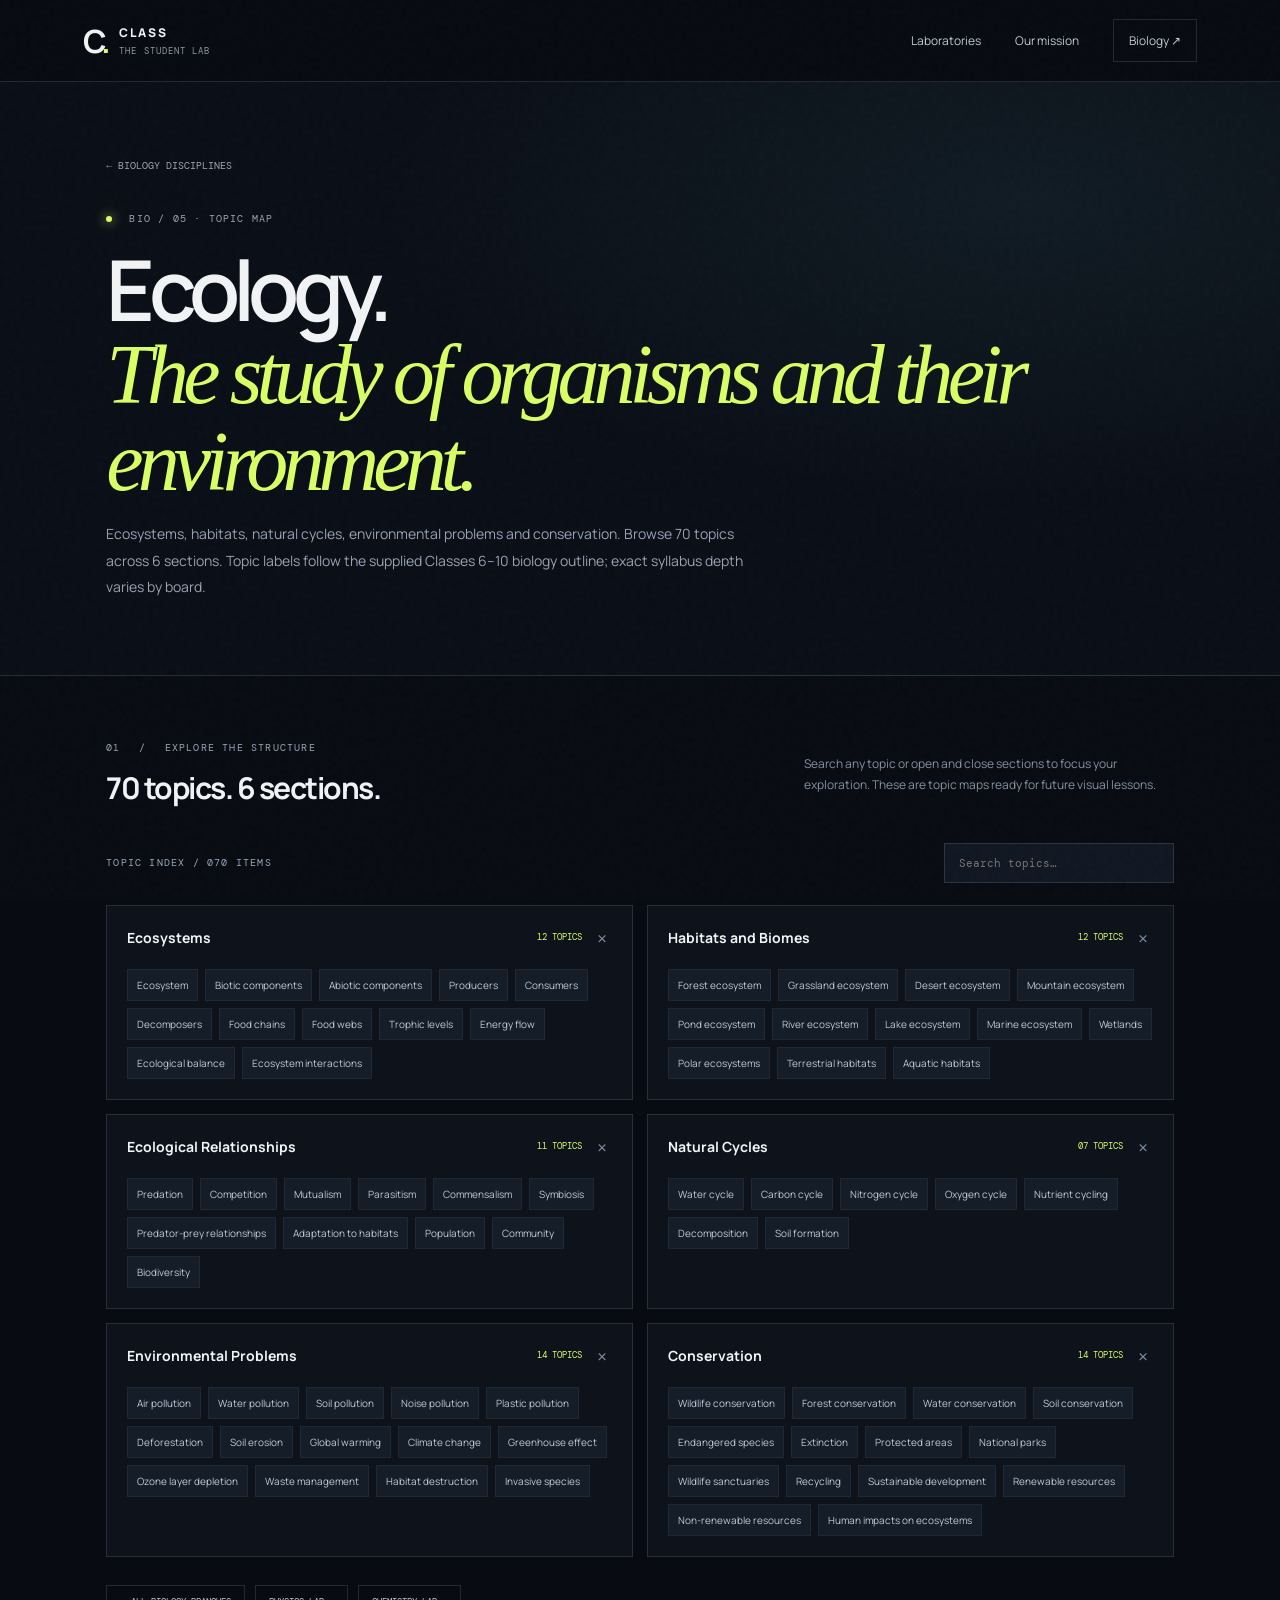
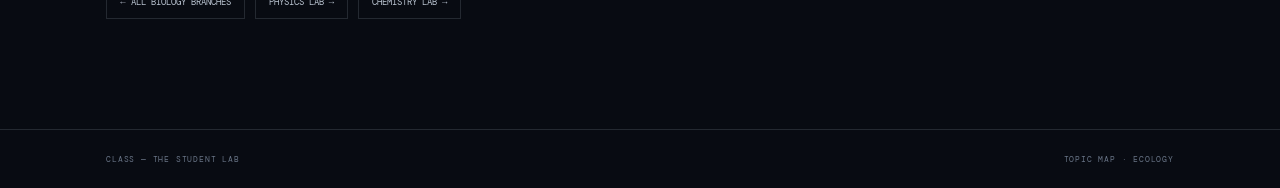
<file: pages/ecology.html>
<!doctype html><html lang="en"><head><meta charset="utf-8"><meta name="viewport" content="width=device-width,initial-scale=1"><title>Ecology — CLASS</title><link href="https://fonts.googleapis.com/css2?family=DM+Mono:wght@400;500&family=Manrope:wght@400;500;600;700;800&display=swap" rel="stylesheet"><link rel="stylesheet" href="../assets/style.css"></head><body><div class="grain"></div><header class="header"><a class="brand" href="../index.html"><b class="logo">C<span>.</span></b><span>CLASS<small>THE STUDENT LAB</small></span></a><nav><a href="../index.html#labs">Laboratories</a><a href="../index.html#mission">Our mission</a><a class="navbtn" href="biology.html">Biology ↗</a></nav><button class="menu" aria-label="Toggle navigation">☰</button></header><main><section class="subhero"><a class="back" href="biology.html">← BIOLOGY DISCIPLINES</a><div class="eyebrow"><i></i> BIO / 05 · TOPIC MAP</div><h1>Ecology.<br><em>The study of organisms and their environment.</em></h1><p>Ecosystems, habitats, natural cycles, environmental problems and conservation. Browse 70 topics across 6 sections. Topic labels follow the supplied Classes 6–10 biology outline; exact syllabus depth varies by board.</p></section><section class="content"><div class="contenthead"><div><div class="eyebrow">01　 /　 EXPLORE THE STRUCTURE</div><h2>70 topics. 6 sections.</h2></div><p>Search any topic or open and close sections to focus your exploration. These are topic maps ready for future visual lessons.</p></div><div class="topicbar"><div class="eyebrow">TOPIC INDEX / 070 ITEMS</div><input class="search" data-search placeholder="Search topics…" type="search"></div><div class="topicgrid"><details class="topicgroup" data-group open><summary>Ecosystems<span>12 TOPICS</span><b>＋</b></summary><div class="chips"><span class="chip" data-item>Ecosystem</span><span class="chip" data-item>Biotic components</span><span class="chip" data-item>Abiotic components</span><span class="chip" data-item>Producers</span><span class="chip" data-item>Consumers</span><span class="chip" data-item>Decomposers</span><span class="chip" data-item>Food chains</span><span class="chip" data-item>Food webs</span><span class="chip" data-item>Trophic levels</span><span class="chip" data-item>Energy flow</span><span class="chip" data-item>Ecological balance</span><span class="chip" data-item>Ecosystem interactions</span></div></details><details class="topicgroup" data-group open><summary>Habitats and Biomes<span>12 TOPICS</span><b>＋</b></summary><div class="chips"><span class="chip" data-item>Forest ecosystem</span><span class="chip" data-item>Grassland ecosystem</span><span class="chip" data-item>Desert ecosystem</span><span class="chip" data-item>Mountain ecosystem</span><span class="chip" data-item>Pond ecosystem</span><span class="chip" data-item>River ecosystem</span><span class="chip" data-item>Lake ecosystem</span><span class="chip" data-item>Marine ecosystem</span><span class="chip" data-item>Wetlands</span><span class="chip" data-item>Polar ecosystems</span><span class="chip" data-item>Terrestrial habitats</span><span class="chip" data-item>Aquatic habitats</span></div></details><details class="topicgroup" data-group open><summary>Ecological Relationships<span>11 TOPICS</span><b>＋</b></summary><div class="chips"><span class="chip" data-item>Predation</span><span class="chip" data-item>Competition</span><span class="chip" data-item>Mutualism</span><span class="chip" data-item>Parasitism</span><span class="chip" data-item>Commensalism</span><span class="chip" data-item>Symbiosis</span><span class="chip" data-item>Predator-prey relationships</span><span class="chip" data-item>Adaptation to habitats</span><span class="chip" data-item>Population</span><span class="chip" data-item>Community</span><span class="chip" data-item>Biodiversity</span></div></details><details class="topicgroup" data-group open><summary>Natural Cycles<span>07 TOPICS</span><b>＋</b></summary><div class="chips"><span class="chip" data-item>Water cycle</span><span class="chip" data-item>Carbon cycle</span><span class="chip" data-item>Nitrogen cycle</span><span class="chip" data-item>Oxygen cycle</span><span class="chip" data-item>Nutrient cycling</span><span class="chip" data-item>Decomposition</span><span class="chip" data-item>Soil formation</span></div></details><details class="topicgroup" data-group open><summary>Environmental Problems<span>14 TOPICS</span><b>＋</b></summary><div class="chips"><span class="chip" data-item>Air pollution</span><span class="chip" data-item>Water pollution</span><span class="chip" data-item>Soil pollution</span><span class="chip" data-item>Noise pollution</span><span class="chip" data-item>Plastic pollution</span><span class="chip" data-item>Deforestation</span><span class="chip" data-item>Soil erosion</span><span class="chip" data-item>Global warming</span><span class="chip" data-item>Climate change</span><span class="chip" data-item>Greenhouse effect</span><span class="chip" data-item>Ozone layer depletion</span><span class="chip" data-item>Waste management</span><span class="chip" data-item>Habitat destruction</span><span class="chip" data-item>Invasive species</span></div></details><details class="topicgroup" data-group open><summary>Conservation<span>14 TOPICS</span><b>＋</b></summary><div class="chips"><span class="chip" data-item>Wildlife conservation</span><span class="chip" data-item>Forest conservation</span><span class="chip" data-item>Water conservation</span><span class="chip" data-item>Soil conservation</span><span class="chip" data-item>Endangered species</span><span class="chip" data-item>Extinction</span><span class="chip" data-item>Protected areas</span><span class="chip" data-item>National parks</span><span class="chip" data-item>Wildlife sanctuaries</span><span class="chip" data-item>Recycling</span><span class="chip" data-item>Sustainable development</span><span class="chip" data-item>Renewable resources</span><span class="chip" data-item>Non-renewable resources</span><span class="chip" data-item>Human impacts on ecosystems</span></div></details></div><div class="empty">No matching topics. Try a different search.</div><div class="pills"><a class="pill" href="biology.html">← ALL BIOLOGY BRANCHES</a><a class="pill" href="physics.html">PHYSICS LAB →</a><a class="pill" href="chemistry.html">CHEMISTRY LAB →</a></div></section></main><footer class="pagefooter"><span>CLASS — THE STUDENT LAB</span><span>TOPIC MAP · ECOLOGY</span></footer><script src="../assets/app.js"></script></body></html>
</file>
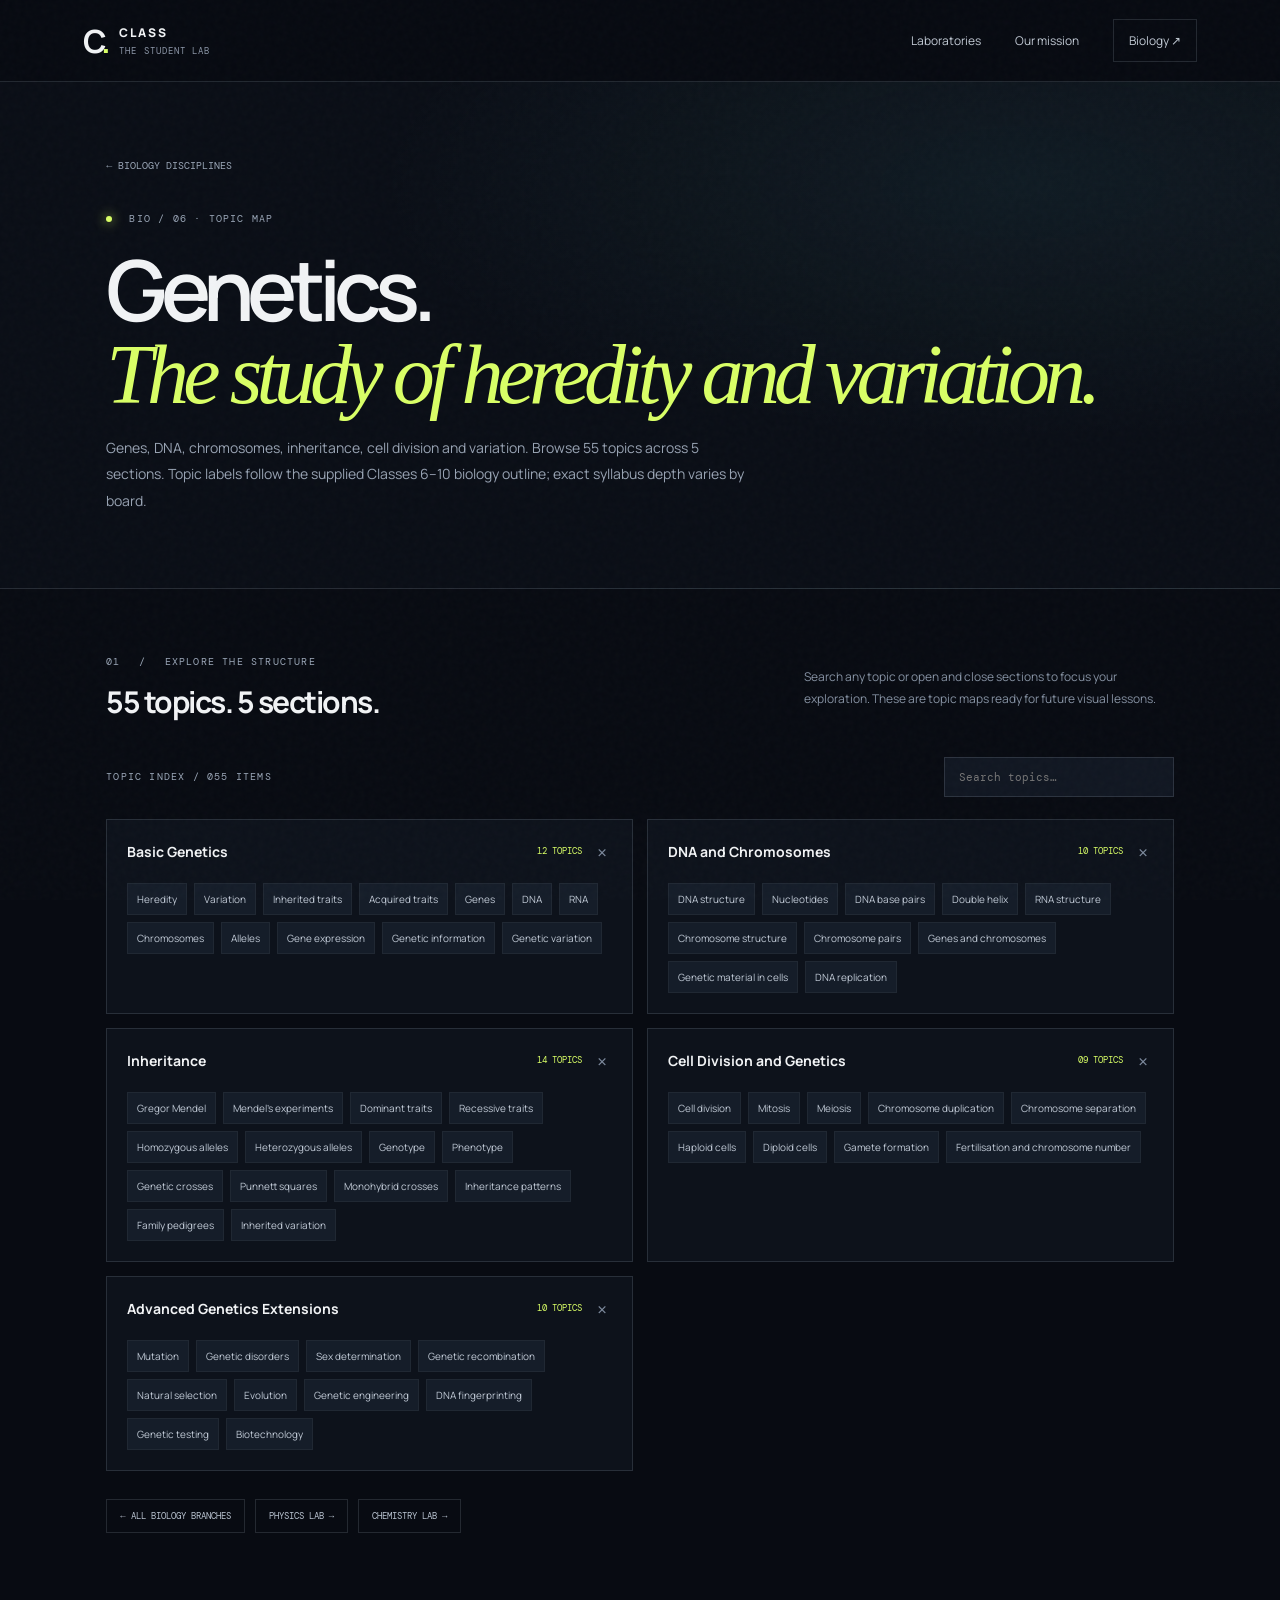
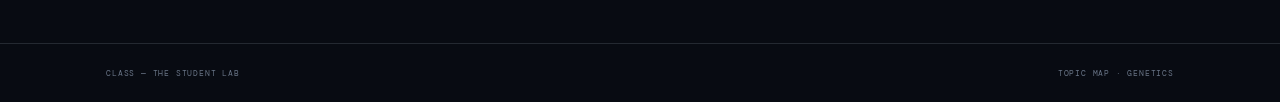
<file: pages/genetics.html>
<!doctype html><html lang="en"><head><meta charset="utf-8"><meta name="viewport" content="width=device-width,initial-scale=1"><title>Genetics — CLASS</title><link href="https://fonts.googleapis.com/css2?family=DM+Mono:wght@400;500&family=Manrope:wght@400;500;600;700;800&display=swap" rel="stylesheet"><link rel="stylesheet" href="../assets/style.css"></head><body><div class="grain"></div><header class="header"><a class="brand" href="../index.html"><b class="logo">C<span>.</span></b><span>CLASS<small>THE STUDENT LAB</small></span></a><nav><a href="../index.html#labs">Laboratories</a><a href="../index.html#mission">Our mission</a><a class="navbtn" href="biology.html">Biology ↗</a></nav><button class="menu" aria-label="Toggle navigation">☰</button></header><main><section class="subhero"><a class="back" href="biology.html">← BIOLOGY DISCIPLINES</a><div class="eyebrow"><i></i> BIO / 06 · TOPIC MAP</div><h1>Genetics.<br><em>The study of heredity and variation.</em></h1><p>Genes, DNA, chromosomes, inheritance, cell division and variation. Browse 55 topics across 5 sections. Topic labels follow the supplied Classes 6–10 biology outline; exact syllabus depth varies by board.</p></section><section class="content"><div class="contenthead"><div><div class="eyebrow">01　 /　 EXPLORE THE STRUCTURE</div><h2>55 topics. 5 sections.</h2></div><p>Search any topic or open and close sections to focus your exploration. These are topic maps ready for future visual lessons.</p></div><div class="topicbar"><div class="eyebrow">TOPIC INDEX / 055 ITEMS</div><input class="search" data-search placeholder="Search topics…" type="search"></div><div class="topicgrid"><details class="topicgroup" data-group open><summary>Basic Genetics<span>12 TOPICS</span><b>＋</b></summary><div class="chips"><span class="chip" data-item>Heredity</span><span class="chip" data-item>Variation</span><span class="chip" data-item>Inherited traits</span><span class="chip" data-item>Acquired traits</span><span class="chip" data-item>Genes</span><span class="chip" data-item>DNA</span><span class="chip" data-item>RNA</span><span class="chip" data-item>Chromosomes</span><span class="chip" data-item>Alleles</span><span class="chip" data-item>Gene expression</span><span class="chip" data-item>Genetic information</span><span class="chip" data-item>Genetic variation</span></div></details><details class="topicgroup" data-group open><summary>DNA and Chromosomes<span>10 TOPICS</span><b>＋</b></summary><div class="chips"><span class="chip" data-item>DNA structure</span><span class="chip" data-item>Nucleotides</span><span class="chip" data-item>DNA base pairs</span><span class="chip" data-item>Double helix</span><span class="chip" data-item>RNA structure</span><span class="chip" data-item>Chromosome structure</span><span class="chip" data-item>Chromosome pairs</span><span class="chip" data-item>Genes and chromosomes</span><span class="chip" data-item>Genetic material in cells</span><span class="chip" data-item>DNA replication</span></div></details><details class="topicgroup" data-group open><summary>Inheritance<span>14 TOPICS</span><b>＋</b></summary><div class="chips"><span class="chip" data-item>Gregor Mendel</span><span class="chip" data-item>Mendel&#x27;s experiments</span><span class="chip" data-item>Dominant traits</span><span class="chip" data-item>Recessive traits</span><span class="chip" data-item>Homozygous alleles</span><span class="chip" data-item>Heterozygous alleles</span><span class="chip" data-item>Genotype</span><span class="chip" data-item>Phenotype</span><span class="chip" data-item>Genetic crosses</span><span class="chip" data-item>Punnett squares</span><span class="chip" data-item>Monohybrid crosses</span><span class="chip" data-item>Inheritance patterns</span><span class="chip" data-item>Family pedigrees</span><span class="chip" data-item>Inherited variation</span></div></details><details class="topicgroup" data-group open><summary>Cell Division and Genetics<span>09 TOPICS</span><b>＋</b></summary><div class="chips"><span class="chip" data-item>Cell division</span><span class="chip" data-item>Mitosis</span><span class="chip" data-item>Meiosis</span><span class="chip" data-item>Chromosome duplication</span><span class="chip" data-item>Chromosome separation</span><span class="chip" data-item>Haploid cells</span><span class="chip" data-item>Diploid cells</span><span class="chip" data-item>Gamete formation</span><span class="chip" data-item>Fertilisation and chromosome number</span></div></details><details class="topicgroup" data-group open><summary>Advanced Genetics Extensions<span>10 TOPICS</span><b>＋</b></summary><div class="chips"><span class="chip" data-item>Mutation</span><span class="chip" data-item>Genetic disorders</span><span class="chip" data-item>Sex determination</span><span class="chip" data-item>Genetic recombination</span><span class="chip" data-item>Natural selection</span><span class="chip" data-item>Evolution</span><span class="chip" data-item>Genetic engineering</span><span class="chip" data-item>DNA fingerprinting</span><span class="chip" data-item>Genetic testing</span><span class="chip" data-item>Biotechnology</span></div></details></div><div class="empty">No matching topics. Try a different search.</div><div class="pills"><a class="pill" href="biology.html">← ALL BIOLOGY BRANCHES</a><a class="pill" href="physics.html">PHYSICS LAB →</a><a class="pill" href="chemistry.html">CHEMISTRY LAB →</a></div></section></main><footer class="pagefooter"><span>CLASS — THE STUDENT LAB</span><span>TOPIC MAP · GENETICS</span></footer><script src="../assets/app.js"></script></body></html>
</file>
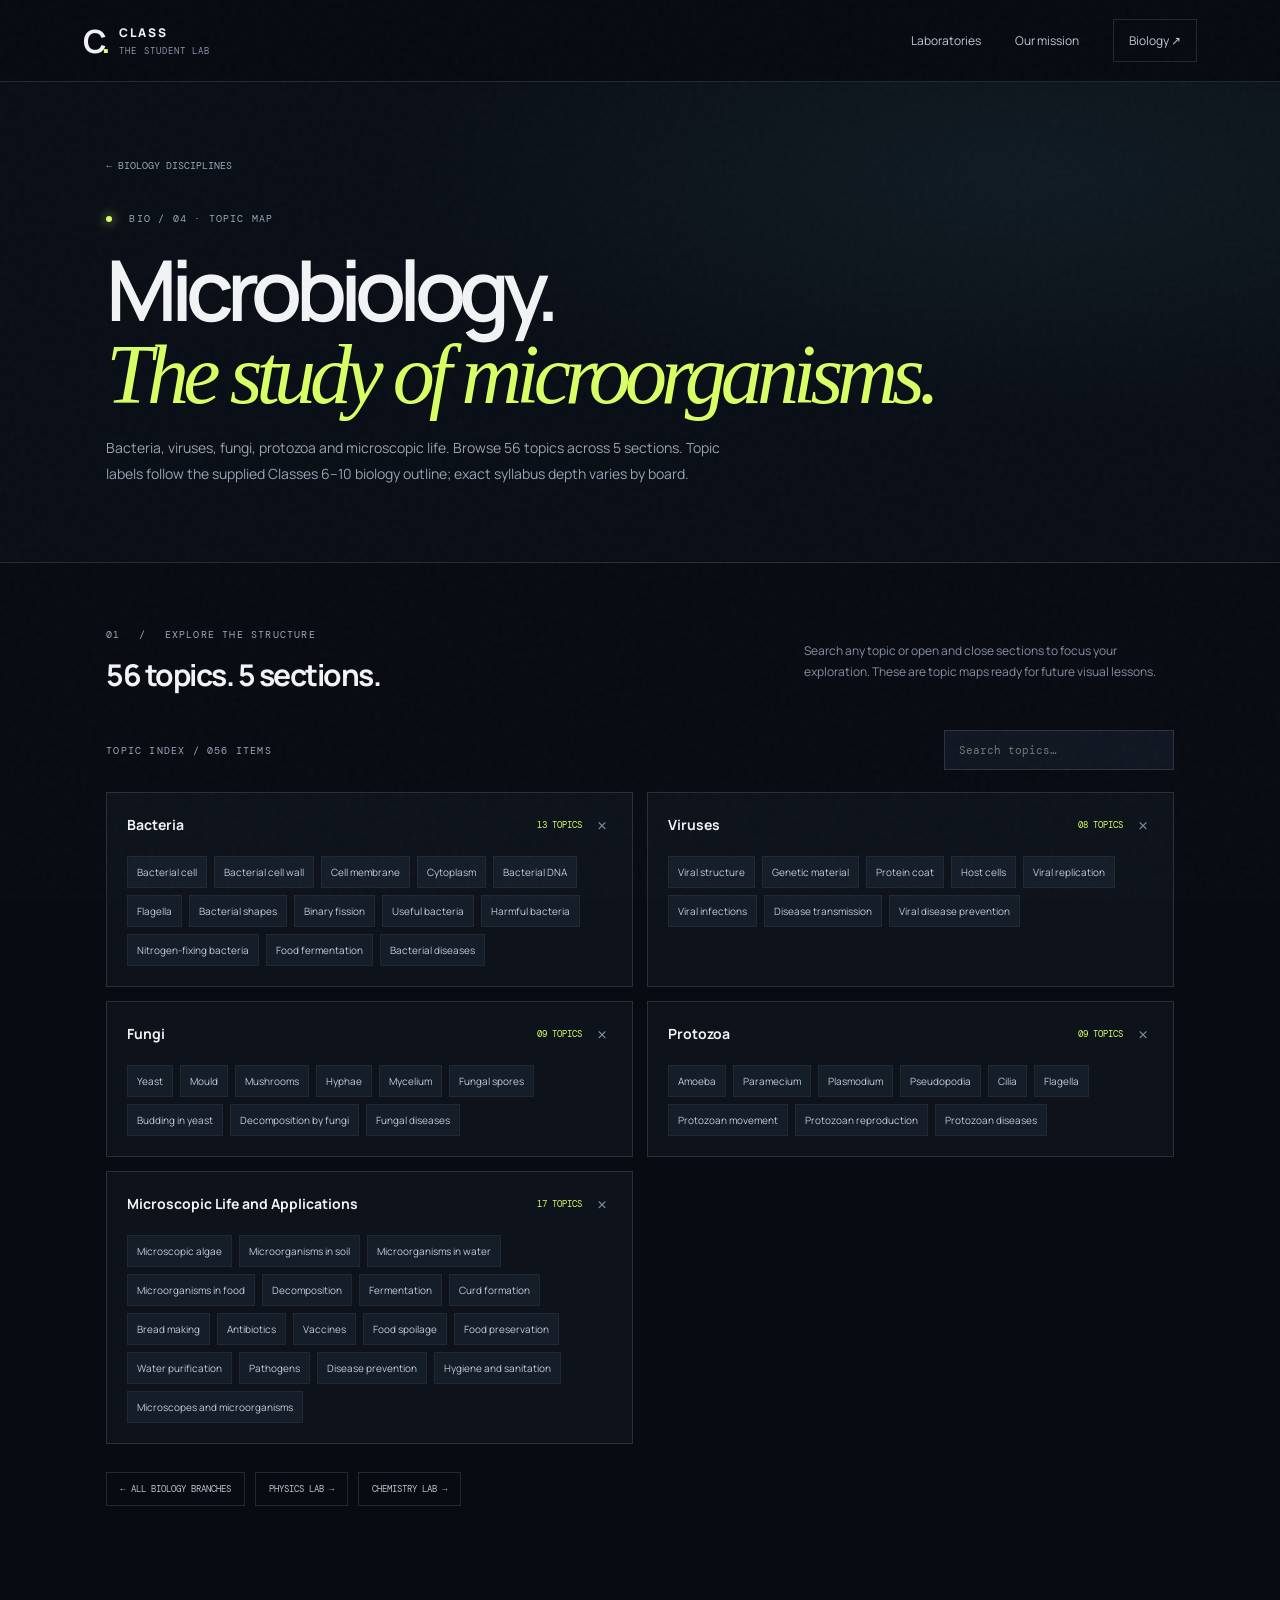
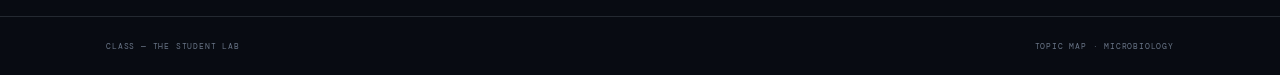
<file: pages/microbiology.html>
<!doctype html><html lang="en"><head><meta charset="utf-8"><meta name="viewport" content="width=device-width,initial-scale=1"><title>Microbiology — CLASS</title><link href="https://fonts.googleapis.com/css2?family=DM+Mono:wght@400;500&family=Manrope:wght@400;500;600;700;800&display=swap" rel="stylesheet"><link rel="stylesheet" href="../assets/style.css"></head><body><div class="grain"></div><header class="header"><a class="brand" href="../index.html"><b class="logo">C<span>.</span></b><span>CLASS<small>THE STUDENT LAB</small></span></a><nav><a href="../index.html#labs">Laboratories</a><a href="../index.html#mission">Our mission</a><a class="navbtn" href="biology.html">Biology ↗</a></nav><button class="menu" aria-label="Toggle navigation">☰</button></header><main><section class="subhero"><a class="back" href="biology.html">← BIOLOGY DISCIPLINES</a><div class="eyebrow"><i></i> BIO / 04 · TOPIC MAP</div><h1>Microbiology.<br><em>The study of microorganisms.</em></h1><p>Bacteria, viruses, fungi, protozoa and microscopic life. Browse 56 topics across 5 sections. Topic labels follow the supplied Classes 6–10 biology outline; exact syllabus depth varies by board.</p></section><section class="content"><div class="contenthead"><div><div class="eyebrow">01　 /　 EXPLORE THE STRUCTURE</div><h2>56 topics. 5 sections.</h2></div><p>Search any topic or open and close sections to focus your exploration. These are topic maps ready for future visual lessons.</p></div><div class="topicbar"><div class="eyebrow">TOPIC INDEX / 056 ITEMS</div><input class="search" data-search placeholder="Search topics…" type="search"></div><div class="topicgrid"><details class="topicgroup" data-group open><summary>Bacteria<span>13 TOPICS</span><b>＋</b></summary><div class="chips"><span class="chip" data-item>Bacterial cell</span><span class="chip" data-item>Bacterial cell wall</span><span class="chip" data-item>Cell membrane</span><span class="chip" data-item>Cytoplasm</span><span class="chip" data-item>Bacterial DNA</span><span class="chip" data-item>Flagella</span><span class="chip" data-item>Bacterial shapes</span><span class="chip" data-item>Binary fission</span><span class="chip" data-item>Useful bacteria</span><span class="chip" data-item>Harmful bacteria</span><span class="chip" data-item>Nitrogen-fixing bacteria</span><span class="chip" data-item>Food fermentation</span><span class="chip" data-item>Bacterial diseases</span></div></details><details class="topicgroup" data-group open><summary>Viruses<span>08 TOPICS</span><b>＋</b></summary><div class="chips"><span class="chip" data-item>Viral structure</span><span class="chip" data-item>Genetic material</span><span class="chip" data-item>Protein coat</span><span class="chip" data-item>Host cells</span><span class="chip" data-item>Viral replication</span><span class="chip" data-item>Viral infections</span><span class="chip" data-item>Disease transmission</span><span class="chip" data-item>Viral disease prevention</span></div></details><details class="topicgroup" data-group open><summary>Fungi<span>09 TOPICS</span><b>＋</b></summary><div class="chips"><span class="chip" data-item>Yeast</span><span class="chip" data-item>Mould</span><span class="chip" data-item>Mushrooms</span><span class="chip" data-item>Hyphae</span><span class="chip" data-item>Mycelium</span><span class="chip" data-item>Fungal spores</span><span class="chip" data-item>Budding in yeast</span><span class="chip" data-item>Decomposition by fungi</span><span class="chip" data-item>Fungal diseases</span></div></details><details class="topicgroup" data-group open><summary>Protozoa<span>09 TOPICS</span><b>＋</b></summary><div class="chips"><span class="chip" data-item>Amoeba</span><span class="chip" data-item>Paramecium</span><span class="chip" data-item>Plasmodium</span><span class="chip" data-item>Pseudopodia</span><span class="chip" data-item>Cilia</span><span class="chip" data-item>Flagella</span><span class="chip" data-item>Protozoan movement</span><span class="chip" data-item>Protozoan reproduction</span><span class="chip" data-item>Protozoan diseases</span></div></details><details class="topicgroup" data-group open><summary>Microscopic Life and Applications<span>17 TOPICS</span><b>＋</b></summary><div class="chips"><span class="chip" data-item>Microscopic algae</span><span class="chip" data-item>Microorganisms in soil</span><span class="chip" data-item>Microorganisms in water</span><span class="chip" data-item>Microorganisms in food</span><span class="chip" data-item>Decomposition</span><span class="chip" data-item>Fermentation</span><span class="chip" data-item>Curd formation</span><span class="chip" data-item>Bread making</span><span class="chip" data-item>Antibiotics</span><span class="chip" data-item>Vaccines</span><span class="chip" data-item>Food spoilage</span><span class="chip" data-item>Food preservation</span><span class="chip" data-item>Water purification</span><span class="chip" data-item>Pathogens</span><span class="chip" data-item>Disease prevention</span><span class="chip" data-item>Hygiene and sanitation</span><span class="chip" data-item>Microscopes and microorganisms</span></div></details></div><div class="empty">No matching topics. Try a different search.</div><div class="pills"><a class="pill" href="biology.html">← ALL BIOLOGY BRANCHES</a><a class="pill" href="physics.html">PHYSICS LAB →</a><a class="pill" href="chemistry.html">CHEMISTRY LAB →</a></div></section></main><footer class="pagefooter"><span>CLASS — THE STUDENT LAB</span><span>TOPIC MAP · MICROBIOLOGY</span></footer><script src="../assets/app.js"></script></body></html>
</file>
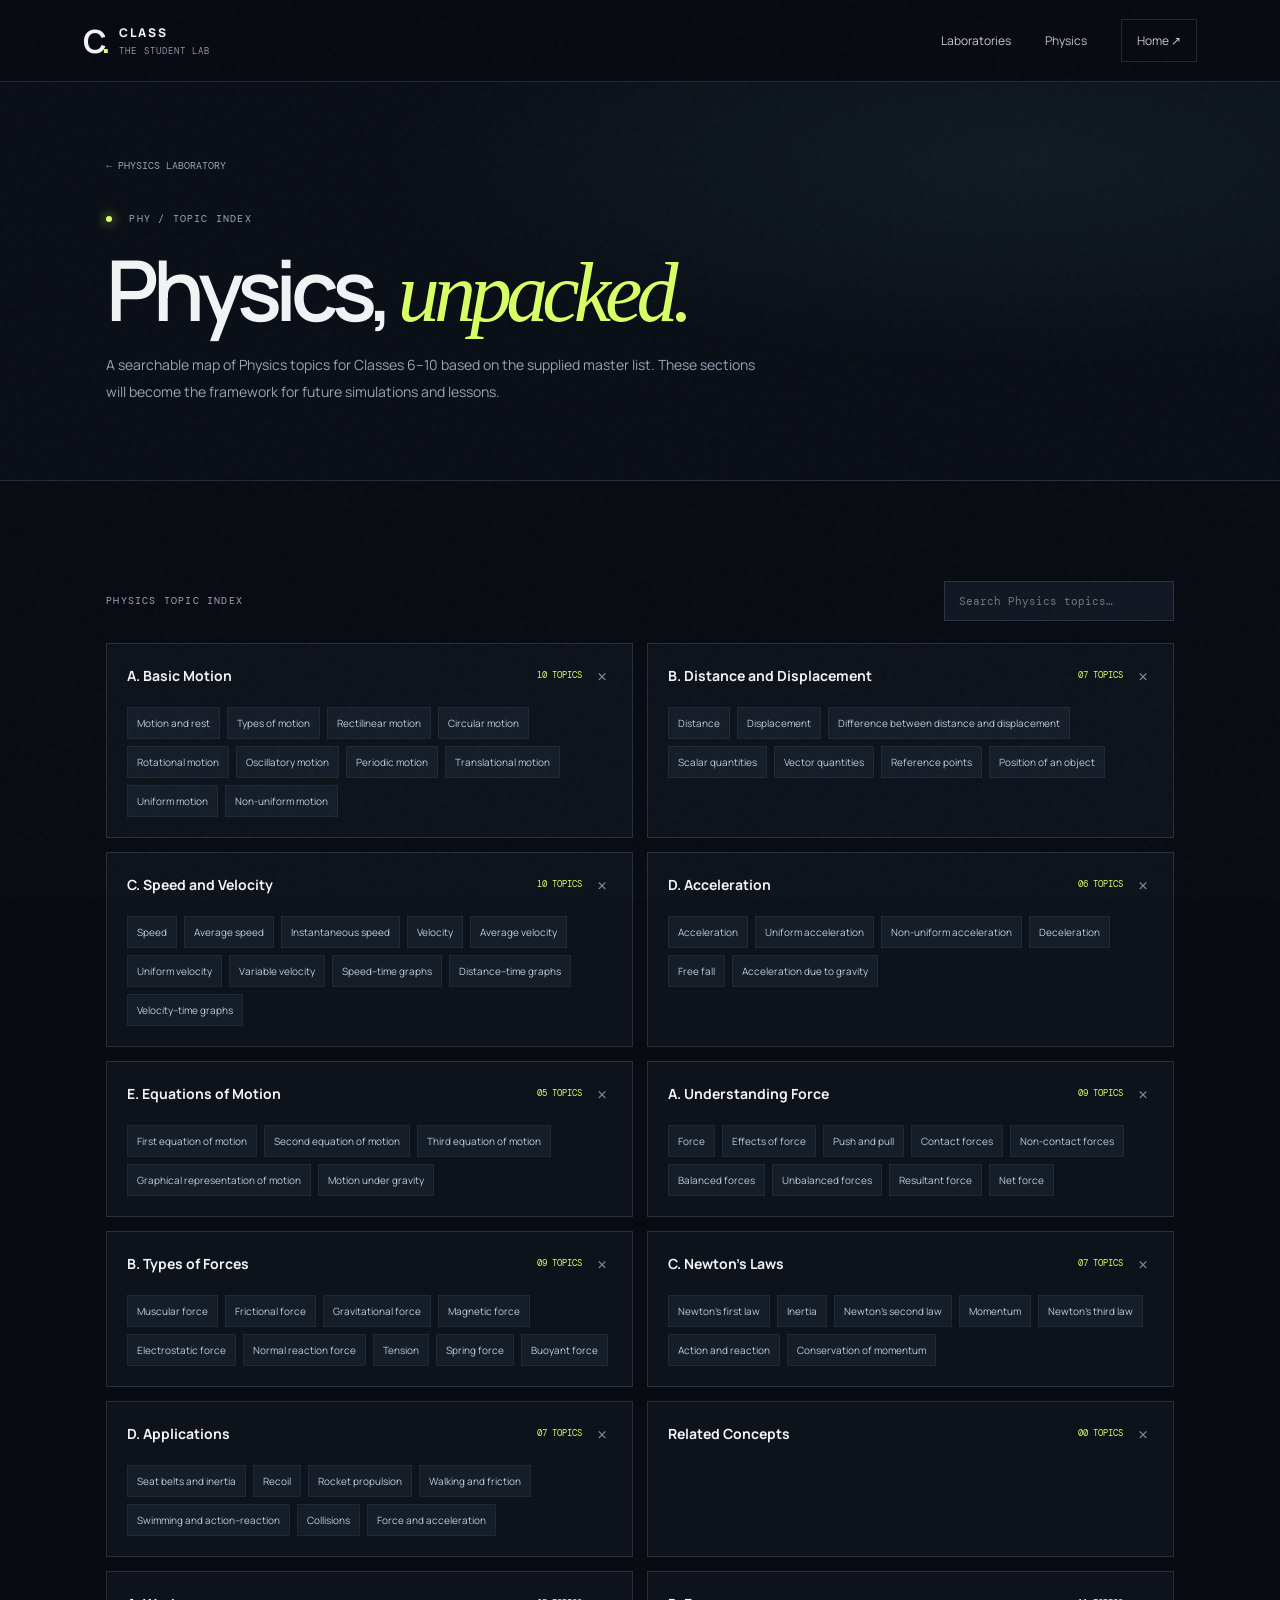
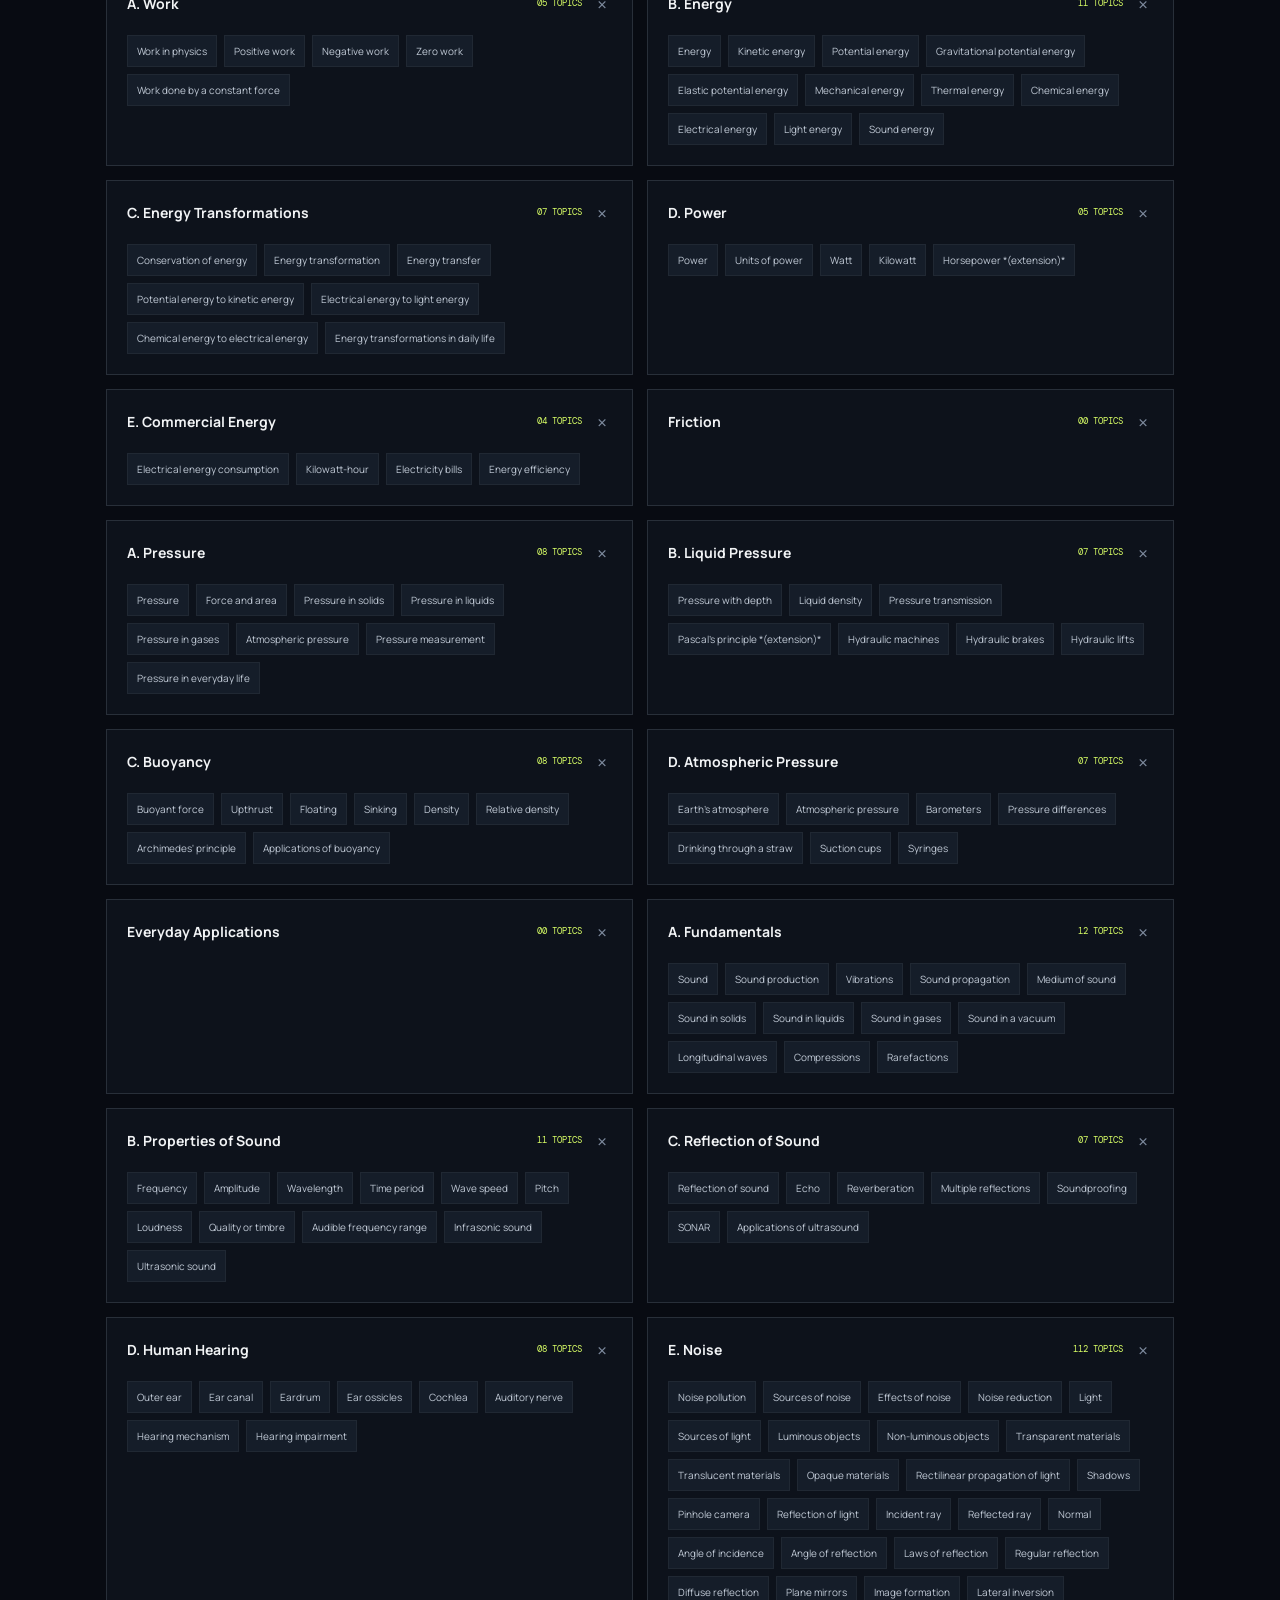
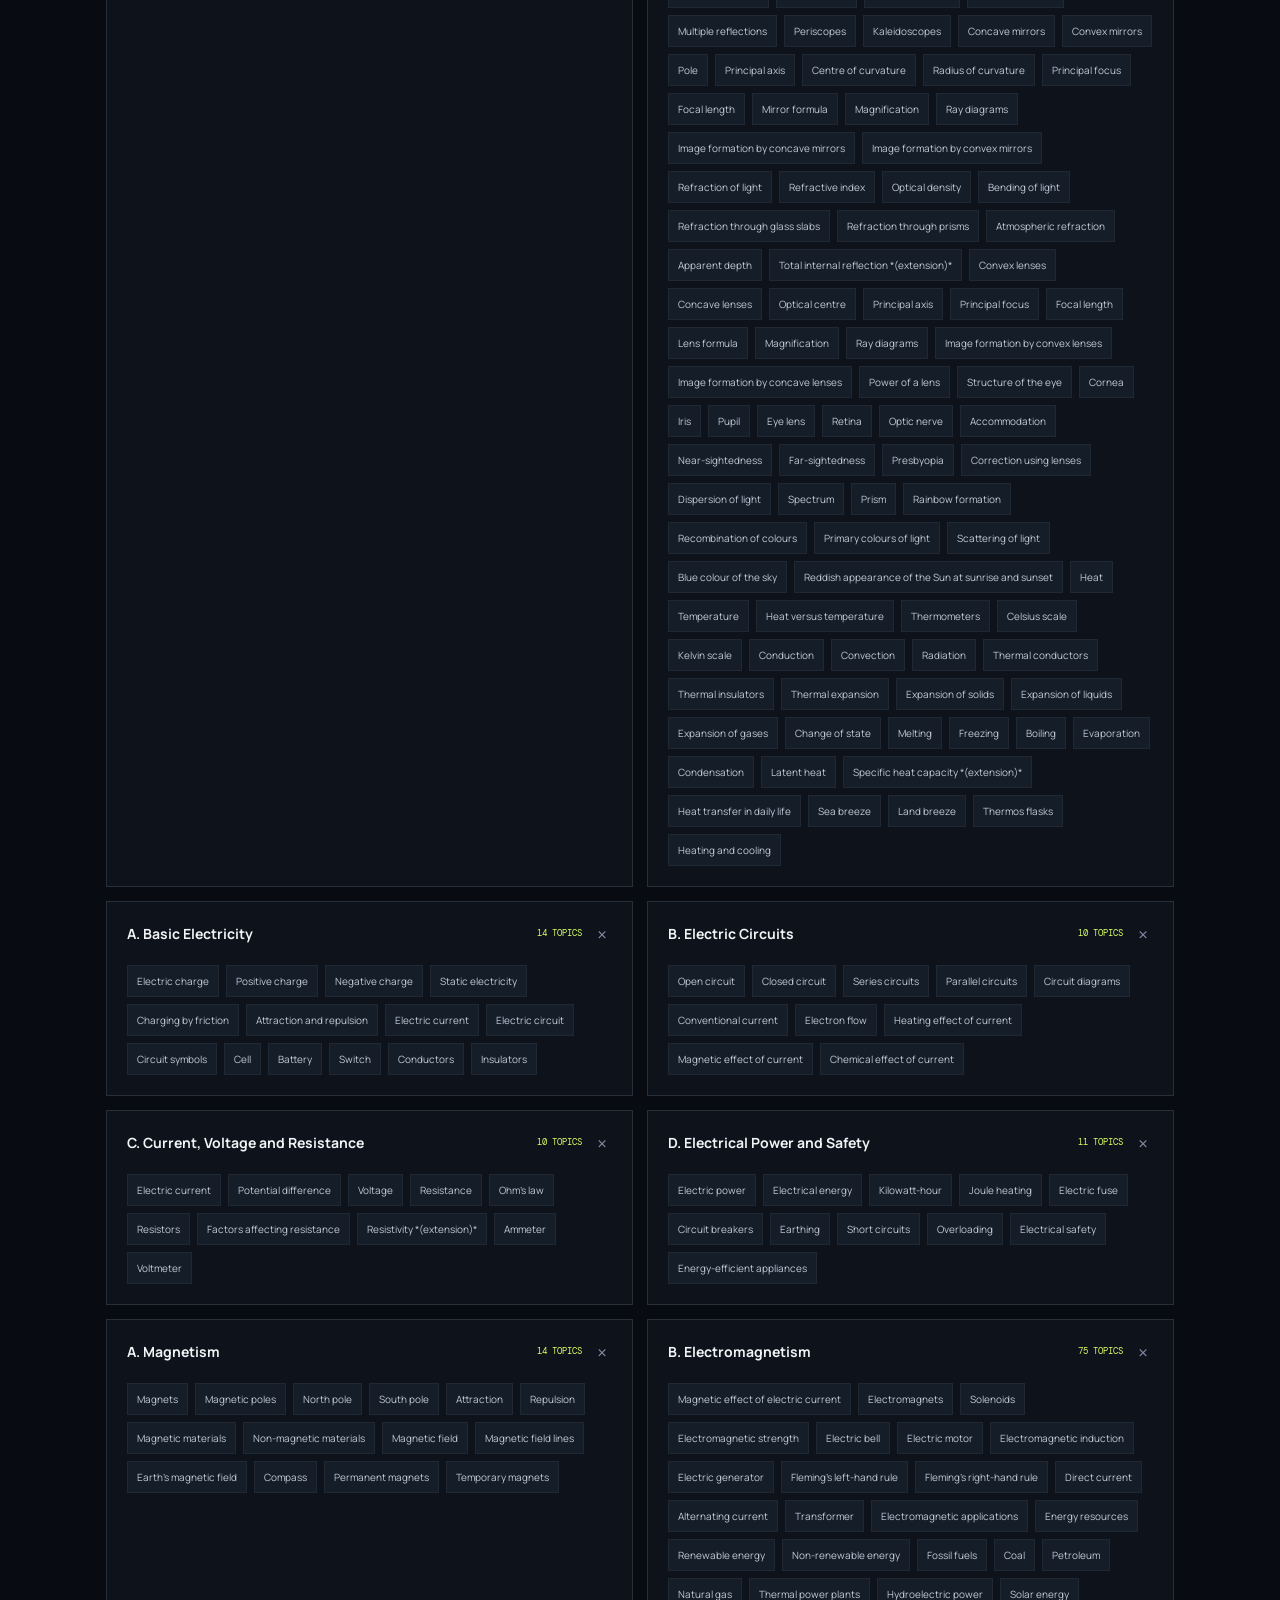
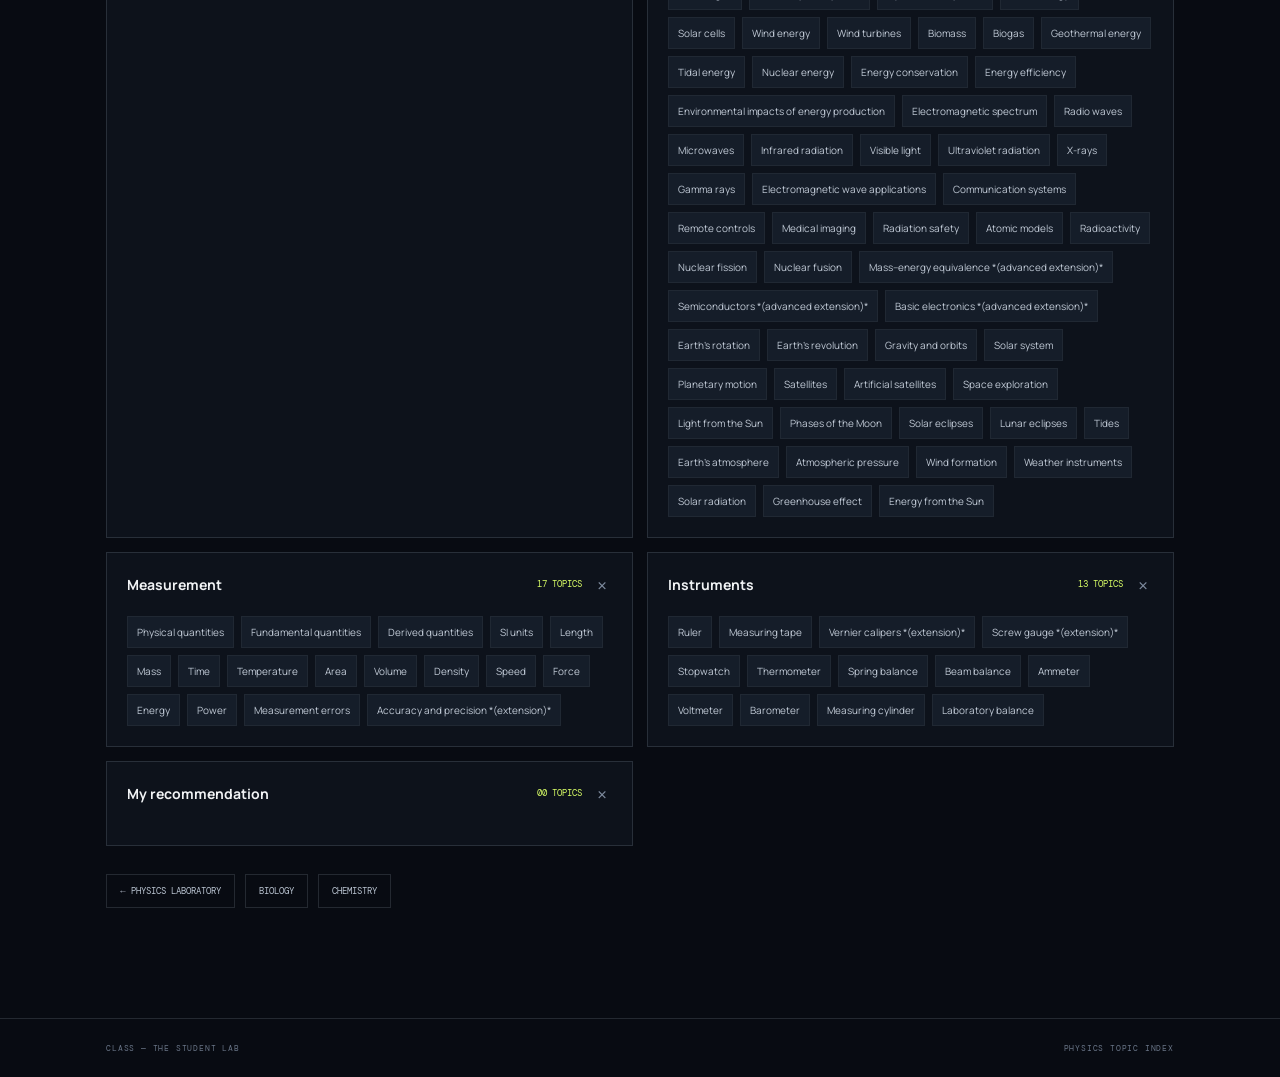
<file: pages/physics-topics.html>
<!doctype html><html lang="en"><head><meta charset="utf-8"><meta name="viewport" content="width=device-width,initial-scale=1"><title>Physics Topic Index — CLASS</title><link href="https://fonts.googleapis.com/css2?family=DM+Mono:wght@400;500&family=Manrope:wght@400;500;600;700;800&display=swap" rel="stylesheet"><link rel="stylesheet" href="../assets/style.css"></head><body><div class="grain"></div><header class="header"><a class="brand" href="../index.html"><b class="logo">C<span>.</span></b><span>CLASS<small>THE STUDENT LAB</small></span></a><nav><a href="../index.html#labs">Laboratories</a><a href="physics.html">Physics</a><a class="navbtn" href="../index.html">Home ↗</a></nav><button class="menu" aria-label="Toggle navigation">☰</button></header><main><section class="subhero"><a class="back" href="physics.html">← PHYSICS LABORATORY</a><div class="eyebrow"><i></i> PHY / TOPIC INDEX</div><h1>Physics, <em>unpacked.</em></h1><p>A searchable map of Physics topics for Classes 6–10 based on the supplied master list. These sections will become the framework for future simulations and lessons.</p></section><section class="content"><div class="topicbar"><div class="eyebrow">PHYSICS TOPIC INDEX</div><input class="search" data-search placeholder="Search Physics topics…" type="search"></div><div class="topicgrid"><details class="topicgroup" data-group id="phy-1" open><summary>A. Basic Motion<span>10 TOPICS</span><b>＋</b></summary><div class="chips"><span class="chip" data-item>Motion and rest</span><span class="chip" data-item>Types of motion</span><span class="chip" data-item>Rectilinear motion</span><span class="chip" data-item>Circular motion</span><span class="chip" data-item>Rotational motion</span><span class="chip" data-item>Oscillatory motion</span><span class="chip" data-item>Periodic motion</span><span class="chip" data-item>Translational motion</span><span class="chip" data-item>Uniform motion</span><span class="chip" data-item>Non-uniform motion</span></div></details><details class="topicgroup" data-group id="phy-1" open><summary>B. Distance and Displacement<span>07 TOPICS</span><b>＋</b></summary><div class="chips"><span class="chip" data-item>Distance</span><span class="chip" data-item>Displacement</span><span class="chip" data-item>Difference between distance and displacement</span><span class="chip" data-item>Scalar quantities</span><span class="chip" data-item>Vector quantities</span><span class="chip" data-item>Reference points</span><span class="chip" data-item>Position of an object</span></div></details><details class="topicgroup" data-group id="phy-1" open><summary>C. Speed and Velocity<span>10 TOPICS</span><b>＋</b></summary><div class="chips"><span class="chip" data-item>Speed</span><span class="chip" data-item>Average speed</span><span class="chip" data-item>Instantaneous speed</span><span class="chip" data-item>Velocity</span><span class="chip" data-item>Average velocity</span><span class="chip" data-item>Uniform velocity</span><span class="chip" data-item>Variable velocity</span><span class="chip" data-item>Speed–time graphs</span><span class="chip" data-item>Distance–time graphs</span><span class="chip" data-item>Velocity–time graphs</span></div></details><details class="topicgroup" data-group id="phy-1" open><summary>D. Acceleration<span>06 TOPICS</span><b>＋</b></summary><div class="chips"><span class="chip" data-item>Acceleration</span><span class="chip" data-item>Uniform acceleration</span><span class="chip" data-item>Non-uniform acceleration</span><span class="chip" data-item>Deceleration</span><span class="chip" data-item>Free fall</span><span class="chip" data-item>Acceleration due to gravity</span></div></details><details class="topicgroup" data-group id="phy-1" open><summary>E. Equations of Motion<span>05 TOPICS</span><b>＋</b></summary><div class="chips"><span class="chip" data-item>First equation of motion</span><span class="chip" data-item>Second equation of motion</span><span class="chip" data-item>Third equation of motion</span><span class="chip" data-item>Graphical representation of motion</span><span class="chip" data-item>Motion under gravity</span></div></details><details class="topicgroup" data-group id="phy-2" open><summary>A. Understanding Force<span>09 TOPICS</span><b>＋</b></summary><div class="chips"><span class="chip" data-item>Force</span><span class="chip" data-item>Effects of force</span><span class="chip" data-item>Push and pull</span><span class="chip" data-item>Contact forces</span><span class="chip" data-item>Non-contact forces</span><span class="chip" data-item>Balanced forces</span><span class="chip" data-item>Unbalanced forces</span><span class="chip" data-item>Resultant force</span><span class="chip" data-item>Net force</span></div></details><details class="topicgroup" data-group id="phy-2" open><summary>B. Types of Forces<span>09 TOPICS</span><b>＋</b></summary><div class="chips"><span class="chip" data-item>Muscular force</span><span class="chip" data-item>Frictional force</span><span class="chip" data-item>Gravitational force</span><span class="chip" data-item>Magnetic force</span><span class="chip" data-item>Electrostatic force</span><span class="chip" data-item>Normal reaction force</span><span class="chip" data-item>Tension</span><span class="chip" data-item>Spring force</span><span class="chip" data-item>Buoyant force</span></div></details><details class="topicgroup" data-group id="phy-2" open><summary>C. Newton&#x27;s Laws<span>07 TOPICS</span><b>＋</b></summary><div class="chips"><span class="chip" data-item>Newton&#x27;s first law</span><span class="chip" data-item>Inertia</span><span class="chip" data-item>Newton&#x27;s second law</span><span class="chip" data-item>Momentum</span><span class="chip" data-item>Newton&#x27;s third law</span><span class="chip" data-item>Action and reaction</span><span class="chip" data-item>Conservation of momentum</span></div></details><details class="topicgroup" data-group id="phy-2" open><summary>D. Applications<span>07 TOPICS</span><b>＋</b></summary><div class="chips"><span class="chip" data-item>Seat belts and inertia</span><span class="chip" data-item>Recoil</span><span class="chip" data-item>Rocket propulsion</span><span class="chip" data-item>Walking and friction</span><span class="chip" data-item>Swimming and action–reaction</span><span class="chip" data-item>Collisions</span><span class="chip" data-item>Force and acceleration</span></div></details><details class="topicgroup" data-group id="phy-3" open><summary>Related Concepts<span>00 TOPICS</span><b>＋</b></summary><div class="chips"></div></details><details class="topicgroup" data-group id="phy-4" open><summary>A. Work<span>05 TOPICS</span><b>＋</b></summary><div class="chips"><span class="chip" data-item>Work in physics</span><span class="chip" data-item>Positive work</span><span class="chip" data-item>Negative work</span><span class="chip" data-item>Zero work</span><span class="chip" data-item>Work done by a constant force</span></div></details><details class="topicgroup" data-group id="phy-4" open><summary>B. Energy<span>11 TOPICS</span><b>＋</b></summary><div class="chips"><span class="chip" data-item>Energy</span><span class="chip" data-item>Kinetic energy</span><span class="chip" data-item>Potential energy</span><span class="chip" data-item>Gravitational potential energy</span><span class="chip" data-item>Elastic potential energy</span><span class="chip" data-item>Mechanical energy</span><span class="chip" data-item>Thermal energy</span><span class="chip" data-item>Chemical energy</span><span class="chip" data-item>Electrical energy</span><span class="chip" data-item>Light energy</span><span class="chip" data-item>Sound energy</span></div></details><details class="topicgroup" data-group id="phy-4" open><summary>C. Energy Transformations<span>07 TOPICS</span><b>＋</b></summary><div class="chips"><span class="chip" data-item>Conservation of energy</span><span class="chip" data-item>Energy transformation</span><span class="chip" data-item>Energy transfer</span><span class="chip" data-item>Potential energy to kinetic energy</span><span class="chip" data-item>Electrical energy to light energy</span><span class="chip" data-item>Chemical energy to electrical energy</span><span class="chip" data-item>Energy transformations in daily life</span></div></details><details class="topicgroup" data-group id="phy-4" open><summary>D. Power<span>05 TOPICS</span><b>＋</b></summary><div class="chips"><span class="chip" data-item>Power</span><span class="chip" data-item>Units of power</span><span class="chip" data-item>Watt</span><span class="chip" data-item>Kilowatt</span><span class="chip" data-item>Horsepower *(extension)*</span></div></details><details class="topicgroup" data-group id="phy-4" open><summary>E. Commercial Energy<span>04 TOPICS</span><b>＋</b></summary><div class="chips"><span class="chip" data-item>Electrical energy consumption</span><span class="chip" data-item>Kilowatt-hour</span><span class="chip" data-item>Electricity bills</span><span class="chip" data-item>Energy efficiency</span></div></details><details class="topicgroup" data-group id="phy-5" open><summary>Friction<span>00 TOPICS</span><b>＋</b></summary><div class="chips"></div></details><details class="topicgroup" data-group id="phy-6" open><summary>A. Pressure<span>08 TOPICS</span><b>＋</b></summary><div class="chips"><span class="chip" data-item>Pressure</span><span class="chip" data-item>Force and area</span><span class="chip" data-item>Pressure in solids</span><span class="chip" data-item>Pressure in liquids</span><span class="chip" data-item>Pressure in gases</span><span class="chip" data-item>Atmospheric pressure</span><span class="chip" data-item>Pressure measurement</span><span class="chip" data-item>Pressure in everyday life</span></div></details><details class="topicgroup" data-group id="phy-6" open><summary>B. Liquid Pressure<span>07 TOPICS</span><b>＋</b></summary><div class="chips"><span class="chip" data-item>Pressure with depth</span><span class="chip" data-item>Liquid density</span><span class="chip" data-item>Pressure transmission</span><span class="chip" data-item>Pascal&#x27;s principle *(extension)*</span><span class="chip" data-item>Hydraulic machines</span><span class="chip" data-item>Hydraulic brakes</span><span class="chip" data-item>Hydraulic lifts</span></div></details><details class="topicgroup" data-group id="phy-6" open><summary>C. Buoyancy<span>08 TOPICS</span><b>＋</b></summary><div class="chips"><span class="chip" data-item>Buoyant force</span><span class="chip" data-item>Upthrust</span><span class="chip" data-item>Floating</span><span class="chip" data-item>Sinking</span><span class="chip" data-item>Density</span><span class="chip" data-item>Relative density</span><span class="chip" data-item>Archimedes&#x27; principle</span><span class="chip" data-item>Applications of buoyancy</span></div></details><details class="topicgroup" data-group id="phy-6" open><summary>D. Atmospheric Pressure<span>07 TOPICS</span><b>＋</b></summary><div class="chips"><span class="chip" data-item>Earth&#x27;s atmosphere</span><span class="chip" data-item>Atmospheric pressure</span><span class="chip" data-item>Barometers</span><span class="chip" data-item>Pressure differences</span><span class="chip" data-item>Drinking through a straw</span><span class="chip" data-item>Suction cups</span><span class="chip" data-item>Syringes</span></div></details><details class="topicgroup" data-group id="phy-7" open><summary>Everyday Applications<span>00 TOPICS</span><b>＋</b></summary><div class="chips"></div></details><details class="topicgroup" data-group id="phy-7" open><summary>A. Fundamentals<span>12 TOPICS</span><b>＋</b></summary><div class="chips"><span class="chip" data-item>Sound</span><span class="chip" data-item>Sound production</span><span class="chip" data-item>Vibrations</span><span class="chip" data-item>Sound propagation</span><span class="chip" data-item>Medium of sound</span><span class="chip" data-item>Sound in solids</span><span class="chip" data-item>Sound in liquids</span><span class="chip" data-item>Sound in gases</span><span class="chip" data-item>Sound in a vacuum</span><span class="chip" data-item>Longitudinal waves</span><span class="chip" data-item>Compressions</span><span class="chip" data-item>Rarefactions</span></div></details><details class="topicgroup" data-group id="phy-7" open><summary>B. Properties of Sound<span>11 TOPICS</span><b>＋</b></summary><div class="chips"><span class="chip" data-item>Frequency</span><span class="chip" data-item>Amplitude</span><span class="chip" data-item>Wavelength</span><span class="chip" data-item>Time period</span><span class="chip" data-item>Wave speed</span><span class="chip" data-item>Pitch</span><span class="chip" data-item>Loudness</span><span class="chip" data-item>Quality or timbre</span><span class="chip" data-item>Audible frequency range</span><span class="chip" data-item>Infrasonic sound</span><span class="chip" data-item>Ultrasonic sound</span></div></details><details class="topicgroup" data-group id="phy-7" open><summary>C. Reflection of Sound<span>07 TOPICS</span><b>＋</b></summary><div class="chips"><span class="chip" data-item>Reflection of sound</span><span class="chip" data-item>Echo</span><span class="chip" data-item>Reverberation</span><span class="chip" data-item>Multiple reflections</span><span class="chip" data-item>Soundproofing</span><span class="chip" data-item>SONAR</span><span class="chip" data-item>Applications of ultrasound</span></div></details><details class="topicgroup" data-group id="phy-7" open><summary>D. Human Hearing<span>08 TOPICS</span><b>＋</b></summary><div class="chips"><span class="chip" data-item>Outer ear</span><span class="chip" data-item>Ear canal</span><span class="chip" data-item>Eardrum</span><span class="chip" data-item>Ear ossicles</span><span class="chip" data-item>Cochlea</span><span class="chip" data-item>Auditory nerve</span><span class="chip" data-item>Hearing mechanism</span><span class="chip" data-item>Hearing impairment</span></div></details><details class="topicgroup" data-group id="phy-7" open><summary>E. Noise<span>112 TOPICS</span><b>＋</b></summary><div class="chips"><span class="chip" data-item>Noise pollution</span><span class="chip" data-item>Sources of noise</span><span class="chip" data-item>Effects of noise</span><span class="chip" data-item>Noise reduction</span><span class="chip" data-item>Light</span><span class="chip" data-item>Sources of light</span><span class="chip" data-item>Luminous objects</span><span class="chip" data-item>Non-luminous objects</span><span class="chip" data-item>Transparent materials</span><span class="chip" data-item>Translucent materials</span><span class="chip" data-item>Opaque materials</span><span class="chip" data-item>Rectilinear propagation of light</span><span class="chip" data-item>Shadows</span><span class="chip" data-item>Pinhole camera</span><span class="chip" data-item>Reflection of light</span><span class="chip" data-item>Incident ray</span><span class="chip" data-item>Reflected ray</span><span class="chip" data-item>Normal</span><span class="chip" data-item>Angle of incidence</span><span class="chip" data-item>Angle of reflection</span><span class="chip" data-item>Laws of reflection</span><span class="chip" data-item>Regular reflection</span><span class="chip" data-item>Diffuse reflection</span><span class="chip" data-item>Plane mirrors</span><span class="chip" data-item>Image formation</span><span class="chip" data-item>Lateral inversion</span><span class="chip" data-item>Multiple reflections</span><span class="chip" data-item>Periscopes</span><span class="chip" data-item>Kaleidoscopes</span><span class="chip" data-item>Concave mirrors</span><span class="chip" data-item>Convex mirrors</span><span class="chip" data-item>Pole</span><span class="chip" data-item>Principal axis</span><span class="chip" data-item>Centre of curvature</span><span class="chip" data-item>Radius of curvature</span><span class="chip" data-item>Principal focus</span><span class="chip" data-item>Focal length</span><span class="chip" data-item>Mirror formula</span><span class="chip" data-item>Magnification</span><span class="chip" data-item>Ray diagrams</span><span class="chip" data-item>Image formation by concave mirrors</span><span class="chip" data-item>Image formation by convex mirrors</span><span class="chip" data-item>Refraction of light</span><span class="chip" data-item>Refractive index</span><span class="chip" data-item>Optical density</span><span class="chip" data-item>Bending of light</span><span class="chip" data-item>Refraction through glass slabs</span><span class="chip" data-item>Refraction through prisms</span><span class="chip" data-item>Atmospheric refraction</span><span class="chip" data-item>Apparent depth</span><span class="chip" data-item>Total internal reflection *(extension)*</span><span class="chip" data-item>Convex lenses</span><span class="chip" data-item>Concave lenses</span><span class="chip" data-item>Optical centre</span><span class="chip" data-item>Principal axis</span><span class="chip" data-item>Principal focus</span><span class="chip" data-item>Focal length</span><span class="chip" data-item>Lens formula</span><span class="chip" data-item>Magnification</span><span class="chip" data-item>Ray diagrams</span><span class="chip" data-item>Image formation by convex lenses</span><span class="chip" data-item>Image formation by concave lenses</span><span class="chip" data-item>Power of a lens</span><span class="chip" data-item>Structure of the eye</span><span class="chip" data-item>Cornea</span><span class="chip" data-item>Iris</span><span class="chip" data-item>Pupil</span><span class="chip" data-item>Eye lens</span><span class="chip" data-item>Retina</span><span class="chip" data-item>Optic nerve</span><span class="chip" data-item>Accommodation</span><span class="chip" data-item>Near-sightedness</span><span class="chip" data-item>Far-sightedness</span><span class="chip" data-item>Presbyopia</span><span class="chip" data-item>Correction using lenses</span><span class="chip" data-item>Dispersion of light</span><span class="chip" data-item>Spectrum</span><span class="chip" data-item>Prism</span><span class="chip" data-item>Rainbow formation</span><span class="chip" data-item>Recombination of colours</span><span class="chip" data-item>Primary colours of light</span><span class="chip" data-item>Scattering of light</span><span class="chip" data-item>Blue colour of the sky</span><span class="chip" data-item>Reddish appearance of the Sun at sunrise and sunset</span><span class="chip" data-item>Heat</span><span class="chip" data-item>Temperature</span><span class="chip" data-item>Heat versus temperature</span><span class="chip" data-item>Thermometers</span><span class="chip" data-item>Celsius scale</span><span class="chip" data-item>Kelvin scale</span><span class="chip" data-item>Conduction</span><span class="chip" data-item>Convection</span><span class="chip" data-item>Radiation</span><span class="chip" data-item>Thermal conductors</span><span class="chip" data-item>Thermal insulators</span><span class="chip" data-item>Thermal expansion</span><span class="chip" data-item>Expansion of solids</span><span class="chip" data-item>Expansion of liquids</span><span class="chip" data-item>Expansion of gases</span><span class="chip" data-item>Change of state</span><span class="chip" data-item>Melting</span><span class="chip" data-item>Freezing</span><span class="chip" data-item>Boiling</span><span class="chip" data-item>Evaporation</span><span class="chip" data-item>Condensation</span><span class="chip" data-item>Latent heat</span><span class="chip" data-item>Specific heat capacity *(extension)*</span><span class="chip" data-item>Heat transfer in daily life</span><span class="chip" data-item>Sea breeze</span><span class="chip" data-item>Land breeze</span><span class="chip" data-item>Thermos flasks</span><span class="chip" data-item>Heating and cooling</span></div></details><details class="topicgroup" data-group id="phy-7" open><summary>A. Basic Electricity<span>14 TOPICS</span><b>＋</b></summary><div class="chips"><span class="chip" data-item>Electric charge</span><span class="chip" data-item>Positive charge</span><span class="chip" data-item>Negative charge</span><span class="chip" data-item>Static electricity</span><span class="chip" data-item>Charging by friction</span><span class="chip" data-item>Attraction and repulsion</span><span class="chip" data-item>Electric current</span><span class="chip" data-item>Electric circuit</span><span class="chip" data-item>Circuit symbols</span><span class="chip" data-item>Cell</span><span class="chip" data-item>Battery</span><span class="chip" data-item>Switch</span><span class="chip" data-item>Conductors</span><span class="chip" data-item>Insulators</span></div></details><details class="topicgroup" data-group id="phy-7" open><summary>B. Electric Circuits<span>10 TOPICS</span><b>＋</b></summary><div class="chips"><span class="chip" data-item>Open circuit</span><span class="chip" data-item>Closed circuit</span><span class="chip" data-item>Series circuits</span><span class="chip" data-item>Parallel circuits</span><span class="chip" data-item>Circuit diagrams</span><span class="chip" data-item>Conventional current</span><span class="chip" data-item>Electron flow</span><span class="chip" data-item>Heating effect of current</span><span class="chip" data-item>Magnetic effect of current</span><span class="chip" data-item>Chemical effect of current</span></div></details><details class="topicgroup" data-group id="phy-7" open><summary>C. Current, Voltage and Resistance<span>10 TOPICS</span><b>＋</b></summary><div class="chips"><span class="chip" data-item>Electric current</span><span class="chip" data-item>Potential difference</span><span class="chip" data-item>Voltage</span><span class="chip" data-item>Resistance</span><span class="chip" data-item>Ohm&#x27;s law</span><span class="chip" data-item>Resistors</span><span class="chip" data-item>Factors affecting resistance</span><span class="chip" data-item>Resistivity *(extension)*</span><span class="chip" data-item>Ammeter</span><span class="chip" data-item>Voltmeter</span></div></details><details class="topicgroup" data-group id="phy-7" open><summary>D. Electrical Power and Safety<span>11 TOPICS</span><b>＋</b></summary><div class="chips"><span class="chip" data-item>Electric power</span><span class="chip" data-item>Electrical energy</span><span class="chip" data-item>Kilowatt-hour</span><span class="chip" data-item>Joule heating</span><span class="chip" data-item>Electric fuse</span><span class="chip" data-item>Circuit breakers</span><span class="chip" data-item>Earthing</span><span class="chip" data-item>Short circuits</span><span class="chip" data-item>Overloading</span><span class="chip" data-item>Electrical safety</span><span class="chip" data-item>Energy-efficient appliances</span></div></details><details class="topicgroup" data-group id="phy-7" open><summary>A. Magnetism<span>14 TOPICS</span><b>＋</b></summary><div class="chips"><span class="chip" data-item>Magnets</span><span class="chip" data-item>Magnetic poles</span><span class="chip" data-item>North pole</span><span class="chip" data-item>South pole</span><span class="chip" data-item>Attraction</span><span class="chip" data-item>Repulsion</span><span class="chip" data-item>Magnetic materials</span><span class="chip" data-item>Non-magnetic materials</span><span class="chip" data-item>Magnetic field</span><span class="chip" data-item>Magnetic field lines</span><span class="chip" data-item>Earth&#x27;s magnetic field</span><span class="chip" data-item>Compass</span><span class="chip" data-item>Permanent magnets</span><span class="chip" data-item>Temporary magnets</span></div></details><details class="topicgroup" data-group id="phy-7" open><summary>B. Electromagnetism<span>75 TOPICS</span><b>＋</b></summary><div class="chips"><span class="chip" data-item>Magnetic effect of electric current</span><span class="chip" data-item>Electromagnets</span><span class="chip" data-item>Solenoids</span><span class="chip" data-item>Electromagnetic strength</span><span class="chip" data-item>Electric bell</span><span class="chip" data-item>Electric motor</span><span class="chip" data-item>Electromagnetic induction</span><span class="chip" data-item>Electric generator</span><span class="chip" data-item>Fleming&#x27;s left-hand rule</span><span class="chip" data-item>Fleming&#x27;s right-hand rule</span><span class="chip" data-item>Direct current</span><span class="chip" data-item>Alternating current</span><span class="chip" data-item>Transformer</span><span class="chip" data-item>Electromagnetic applications</span><span class="chip" data-item>Energy resources</span><span class="chip" data-item>Renewable energy</span><span class="chip" data-item>Non-renewable energy</span><span class="chip" data-item>Fossil fuels</span><span class="chip" data-item>Coal</span><span class="chip" data-item>Petroleum</span><span class="chip" data-item>Natural gas</span><span class="chip" data-item>Thermal power plants</span><span class="chip" data-item>Hydroelectric power</span><span class="chip" data-item>Solar energy</span><span class="chip" data-item>Solar cells</span><span class="chip" data-item>Wind energy</span><span class="chip" data-item>Wind turbines</span><span class="chip" data-item>Biomass</span><span class="chip" data-item>Biogas</span><span class="chip" data-item>Geothermal energy</span><span class="chip" data-item>Tidal energy</span><span class="chip" data-item>Nuclear energy</span><span class="chip" data-item>Energy conservation</span><span class="chip" data-item>Energy efficiency</span><span class="chip" data-item>Environmental impacts of energy production</span><span class="chip" data-item>Electromagnetic spectrum</span><span class="chip" data-item>Radio waves</span><span class="chip" data-item>Microwaves</span><span class="chip" data-item>Infrared radiation</span><span class="chip" data-item>Visible light</span><span class="chip" data-item>Ultraviolet radiation</span><span class="chip" data-item>X-rays</span><span class="chip" data-item>Gamma rays</span><span class="chip" data-item>Electromagnetic wave applications</span><span class="chip" data-item>Communication systems</span><span class="chip" data-item>Remote controls</span><span class="chip" data-item>Medical imaging</span><span class="chip" data-item>Radiation safety</span><span class="chip" data-item>Atomic models</span><span class="chip" data-item>Radioactivity</span><span class="chip" data-item>Nuclear fission</span><span class="chip" data-item>Nuclear fusion</span><span class="chip" data-item>Mass–energy equivalence *(advanced extension)*</span><span class="chip" data-item>Semiconductors *(advanced extension)*</span><span class="chip" data-item>Basic electronics *(advanced extension)*</span><span class="chip" data-item>Earth&#x27;s rotation</span><span class="chip" data-item>Earth&#x27;s revolution</span><span class="chip" data-item>Gravity and orbits</span><span class="chip" data-item>Solar system</span><span class="chip" data-item>Planetary motion</span><span class="chip" data-item>Satellites</span><span class="chip" data-item>Artificial satellites</span><span class="chip" data-item>Space exploration</span><span class="chip" data-item>Light from the Sun</span><span class="chip" data-item>Phases of the Moon</span><span class="chip" data-item>Solar eclipses</span><span class="chip" data-item>Lunar eclipses</span><span class="chip" data-item>Tides</span><span class="chip" data-item>Earth&#x27;s atmosphere</span><span class="chip" data-item>Atmospheric pressure</span><span class="chip" data-item>Wind formation</span><span class="chip" data-item>Weather instruments</span><span class="chip" data-item>Solar radiation</span><span class="chip" data-item>Greenhouse effect</span><span class="chip" data-item>Energy from the Sun</span></div></details><details class="topicgroup" data-group id="phy-7" open><summary>Measurement<span>17 TOPICS</span><b>＋</b></summary><div class="chips"><span class="chip" data-item>Physical quantities</span><span class="chip" data-item>Fundamental quantities</span><span class="chip" data-item>Derived quantities</span><span class="chip" data-item>SI units</span><span class="chip" data-item>Length</span><span class="chip" data-item>Mass</span><span class="chip" data-item>Time</span><span class="chip" data-item>Temperature</span><span class="chip" data-item>Area</span><span class="chip" data-item>Volume</span><span class="chip" data-item>Density</span><span class="chip" data-item>Speed</span><span class="chip" data-item>Force</span><span class="chip" data-item>Energy</span><span class="chip" data-item>Power</span><span class="chip" data-item>Measurement errors</span><span class="chip" data-item>Accuracy and precision *(extension)*</span></div></details><details class="topicgroup" data-group id="phy-7" open><summary>Instruments<span>13 TOPICS</span><b>＋</b></summary><div class="chips"><span class="chip" data-item>Ruler</span><span class="chip" data-item>Measuring tape</span><span class="chip" data-item>Vernier calipers *(extension)*</span><span class="chip" data-item>Screw gauge *(extension)*</span><span class="chip" data-item>Stopwatch</span><span class="chip" data-item>Thermometer</span><span class="chip" data-item>Spring balance</span><span class="chip" data-item>Beam balance</span><span class="chip" data-item>Ammeter</span><span class="chip" data-item>Voltmeter</span><span class="chip" data-item>Barometer</span><span class="chip" data-item>Measuring cylinder</span><span class="chip" data-item>Laboratory balance</span></div></details><details class="topicgroup" data-group id="phy-7" open><summary>My recommendation<span>00 TOPICS</span><b>＋</b></summary><div class="chips"></div></details></div><div class="empty">No matching topics. Try another search.</div><div class="pills"><a class="pill" href="physics.html">← PHYSICS LABORATORY</a><a class="pill" href="biology.html">BIOLOGY</a><a class="pill" href="chemistry.html">CHEMISTRY</a></div></section></main><footer class="pagefooter"><span>CLASS — THE STUDENT LAB</span><span>PHYSICS TOPIC INDEX</span></footer><script src="../assets/app.js"></script></body></html>
</file>
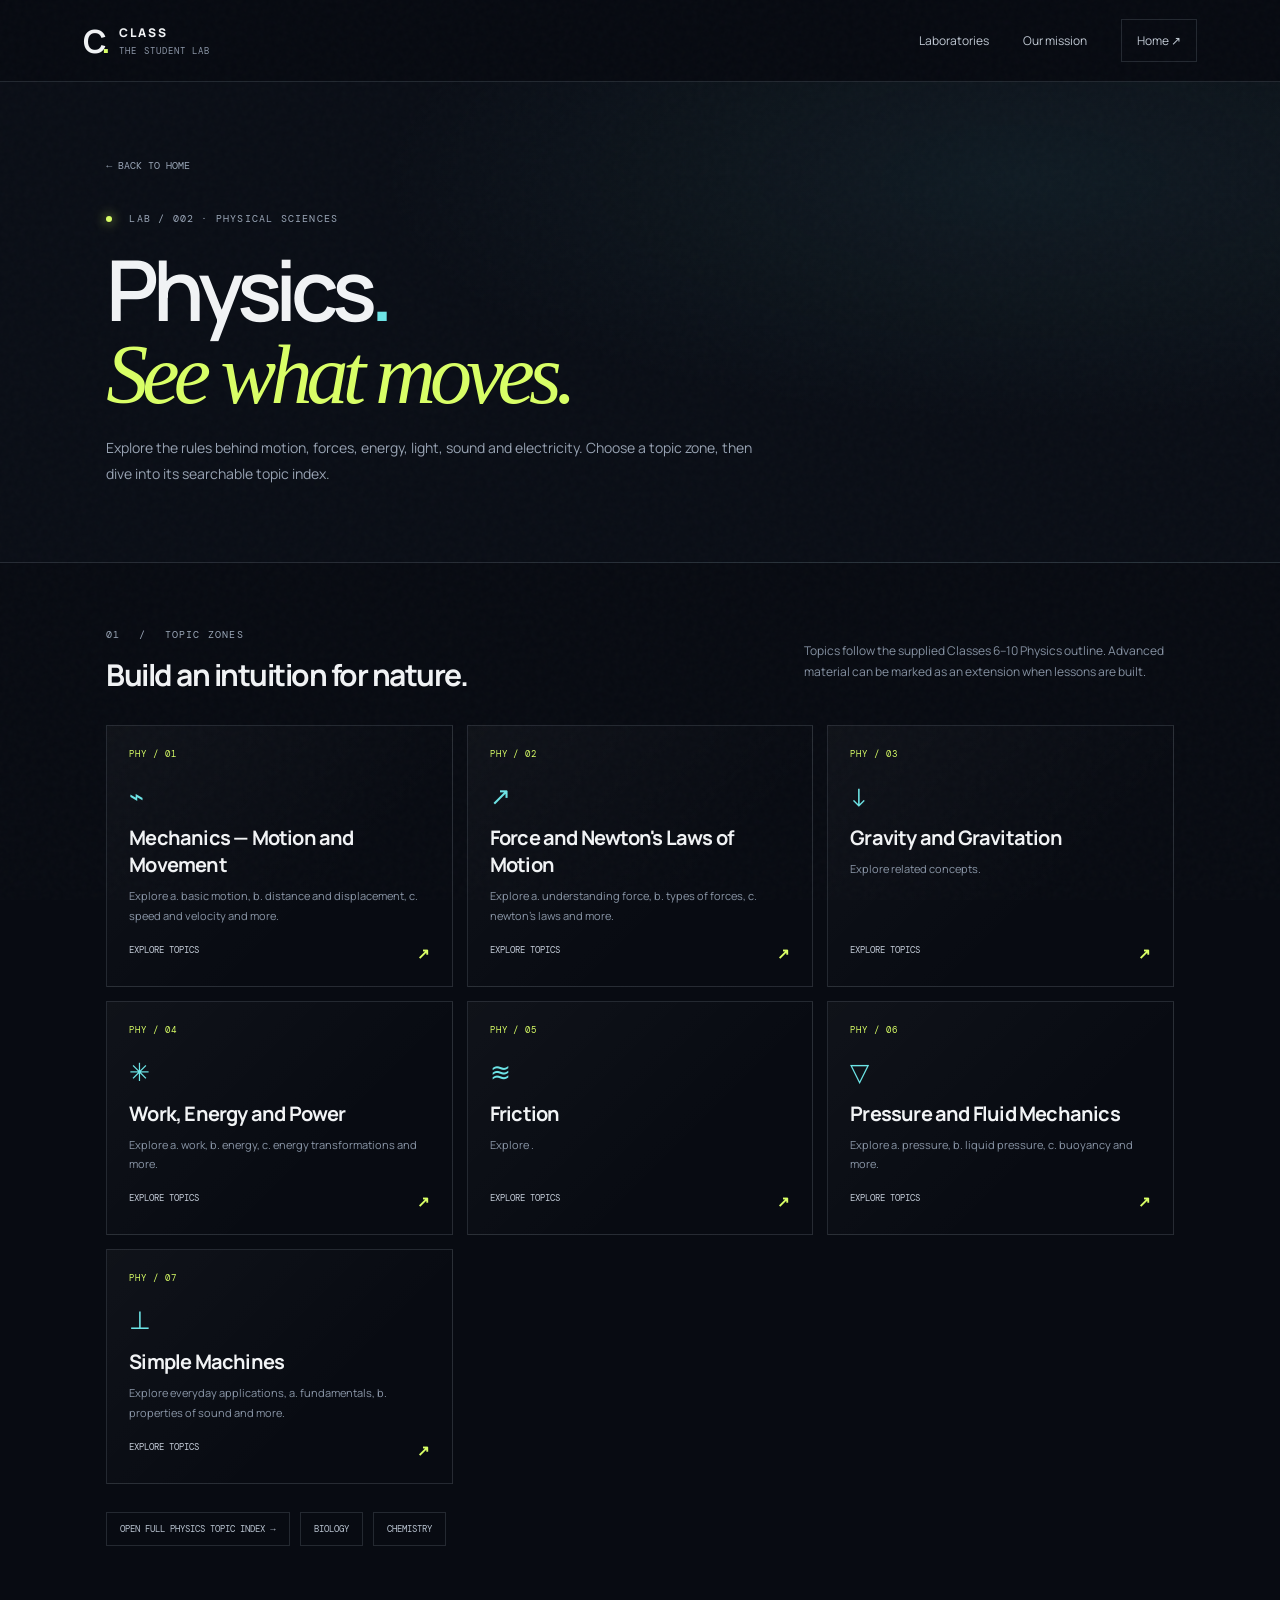
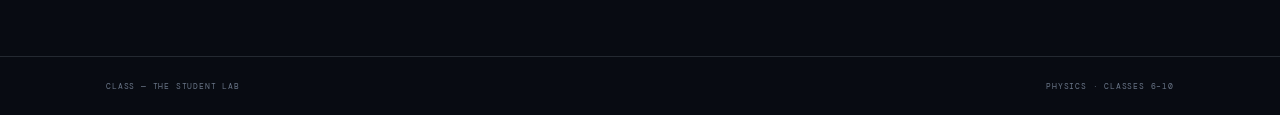
<file: pages/physics.html>
<!doctype html><html lang="en"><head><meta charset="utf-8"><meta name="viewport" content="width=device-width,initial-scale=1"><title>Physics — CLASS</title><link href="https://fonts.googleapis.com/css2?family=DM+Mono:wght@400;500&family=Manrope:wght@400;500;600;700;800&display=swap" rel="stylesheet"><link rel="stylesheet" href="../assets/style.css"></head><body><div class="grain"></div><header class="header"><a class="brand" href="../index.html"><b class="logo">C<span>.</span></b><span>CLASS<small>THE STUDENT LAB</small></span></a><nav><a href="../index.html#labs">Laboratories</a><a href="../index.html#mission">Our mission</a><a class="navbtn" href="../index.html">Home ↗</a></nav><button class="menu" aria-label="Toggle navigation">☰</button></header><main><section class="subhero"><a class="back" href="../index.html">← BACK TO HOME</a><div class="eyebrow"><i></i> LAB / 002 · PHYSICAL SCIENCES</div><h1>Physics<span style="color:#6de4e6">.</span><br><em>See what moves.</em></h1><p>Explore the rules behind motion, forces, energy, light, sound and electricity. Choose a topic zone, then dive into its searchable topic index.</p></section><section class="content"><div class="contenthead"><div><div class="eyebrow">01　 /　 TOPIC ZONES</div><h2>Build an intuition for nature.</h2></div><p>Topics follow the supplied Classes 6–10 Physics outline. Advanced material can be marked as an extension when lessons are built.</p></div><div class="branchgrid"><a class="branch" href="physics-topics.html#phy-1"><span class="code">PHY / 01</span><span class="symbol">⌁</span><h3>Mechanics — Motion and Movement</h3><p>Explore a. basic motion, b. distance and displacement, c. speed and velocity and more.</p><span class="openlabel">EXPLORE TOPICS <b>↗</b></span></a><a class="branch" href="physics-topics.html#phy-2"><span class="code">PHY / 02</span><span class="symbol">↗</span><h3>Force and Newton&#x27;s Laws of Motion</h3><p>Explore a. understanding force, b. types of forces, c. newton&#x27;s laws and more.</p><span class="openlabel">EXPLORE TOPICS <b>↗</b></span></a><a class="branch" href="physics-topics.html#phy-3"><span class="code">PHY / 03</span><span class="symbol">↓</span><h3>Gravity and Gravitation</h3><p>Explore related concepts.</p><span class="openlabel">EXPLORE TOPICS <b>↗</b></span></a><a class="branch" href="physics-topics.html#phy-4"><span class="code">PHY / 04</span><span class="symbol">✳</span><h3>Work, Energy and Power</h3><p>Explore a. work, b. energy, c. energy transformations and more.</p><span class="openlabel">EXPLORE TOPICS <b>↗</b></span></a><a class="branch" href="physics-topics.html#phy-5"><span class="code">PHY / 05</span><span class="symbol">≋</span><h3>Friction</h3><p>Explore .</p><span class="openlabel">EXPLORE TOPICS <b>↗</b></span></a><a class="branch" href="physics-topics.html#phy-6"><span class="code">PHY / 06</span><span class="symbol">▽</span><h3>Pressure and Fluid Mechanics</h3><p>Explore a. pressure, b. liquid pressure, c. buoyancy and more.</p><span class="openlabel">EXPLORE TOPICS <b>↗</b></span></a><a class="branch" href="physics-topics.html#phy-7"><span class="code">PHY / 07</span><span class="symbol">⊥</span><h3>Simple Machines</h3><p>Explore everyday applications, a. fundamentals, b. properties of sound and more.</p><span class="openlabel">EXPLORE TOPICS <b>↗</b></span></a></div><div class="pills"><a class="pill" href="physics-topics.html">OPEN FULL PHYSICS TOPIC INDEX →</a><a class="pill" href="biology.html">BIOLOGY</a><a class="pill" href="chemistry.html">CHEMISTRY</a></div></section></main><footer class="pagefooter"><span>CLASS — THE STUDENT LAB</span><span>PHYSICS · CLASSES 6–10</span></footer><script src="../assets/app.js"></script></body></html>
</file>
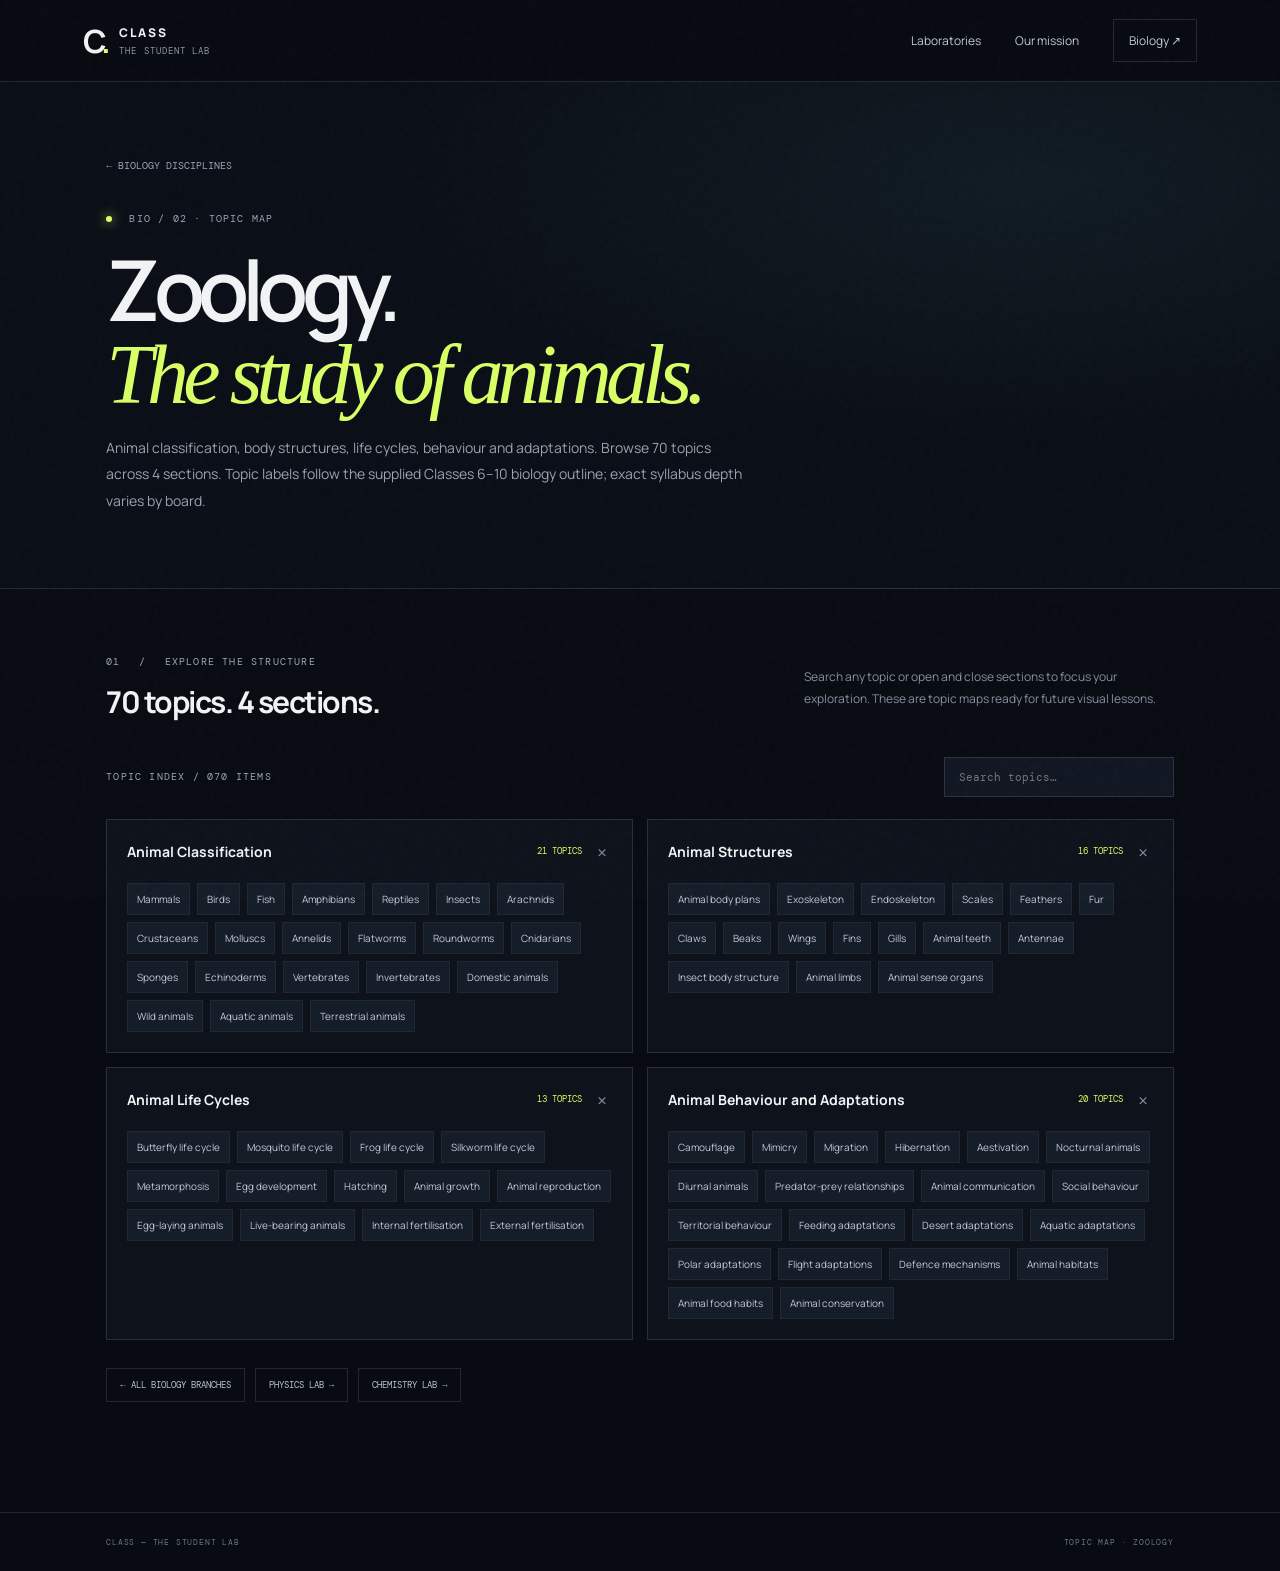
<file: pages/zoology.html>
<!doctype html><html lang="en"><head><meta charset="utf-8"><meta name="viewport" content="width=device-width,initial-scale=1"><title>Zoology — CLASS</title><link href="https://fonts.googleapis.com/css2?family=DM+Mono:wght@400;500&family=Manrope:wght@400;500;600;700;800&display=swap" rel="stylesheet"><link rel="stylesheet" href="../assets/style.css"></head><body><div class="grain"></div><header class="header"><a class="brand" href="../index.html"><b class="logo">C<span>.</span></b><span>CLASS<small>THE STUDENT LAB</small></span></a><nav><a href="../index.html#labs">Laboratories</a><a href="../index.html#mission">Our mission</a><a class="navbtn" href="biology.html">Biology ↗</a></nav><button class="menu" aria-label="Toggle navigation">☰</button></header><main><section class="subhero"><a class="back" href="biology.html">← BIOLOGY DISCIPLINES</a><div class="eyebrow"><i></i> BIO / 02 · TOPIC MAP</div><h1>Zoology.<br><em>The study of animals.</em></h1><p>Animal classification, body structures, life cycles, behaviour and adaptations. Browse 70 topics across 4 sections. Topic labels follow the supplied Classes 6–10 biology outline; exact syllabus depth varies by board.</p></section><section class="content"><div class="contenthead"><div><div class="eyebrow">01　 /　 EXPLORE THE STRUCTURE</div><h2>70 topics. 4 sections.</h2></div><p>Search any topic or open and close sections to focus your exploration. These are topic maps ready for future visual lessons.</p></div><div class="topicbar"><div class="eyebrow">TOPIC INDEX / 070 ITEMS</div><input class="search" data-search placeholder="Search topics…" type="search"></div><div class="topicgrid"><details class="topicgroup" data-group open><summary>Animal Classification<span>21 TOPICS</span><b>＋</b></summary><div class="chips"><span class="chip" data-item>Mammals</span><span class="chip" data-item>Birds</span><span class="chip" data-item>Fish</span><span class="chip" data-item>Amphibians</span><span class="chip" data-item>Reptiles</span><span class="chip" data-item>Insects</span><span class="chip" data-item>Arachnids</span><span class="chip" data-item>Crustaceans</span><span class="chip" data-item>Molluscs</span><span class="chip" data-item>Annelids</span><span class="chip" data-item>Flatworms</span><span class="chip" data-item>Roundworms</span><span class="chip" data-item>Cnidarians</span><span class="chip" data-item>Sponges</span><span class="chip" data-item>Echinoderms</span><span class="chip" data-item>Vertebrates</span><span class="chip" data-item>Invertebrates</span><span class="chip" data-item>Domestic animals</span><span class="chip" data-item>Wild animals</span><span class="chip" data-item>Aquatic animals</span><span class="chip" data-item>Terrestrial animals</span></div></details><details class="topicgroup" data-group open><summary>Animal Structures<span>16 TOPICS</span><b>＋</b></summary><div class="chips"><span class="chip" data-item>Animal body plans</span><span class="chip" data-item>Exoskeleton</span><span class="chip" data-item>Endoskeleton</span><span class="chip" data-item>Scales</span><span class="chip" data-item>Feathers</span><span class="chip" data-item>Fur</span><span class="chip" data-item>Claws</span><span class="chip" data-item>Beaks</span><span class="chip" data-item>Wings</span><span class="chip" data-item>Fins</span><span class="chip" data-item>Gills</span><span class="chip" data-item>Animal teeth</span><span class="chip" data-item>Antennae</span><span class="chip" data-item>Insect body structure</span><span class="chip" data-item>Animal limbs</span><span class="chip" data-item>Animal sense organs</span></div></details><details class="topicgroup" data-group open><summary>Animal Life Cycles<span>13 TOPICS</span><b>＋</b></summary><div class="chips"><span class="chip" data-item>Butterfly life cycle</span><span class="chip" data-item>Mosquito life cycle</span><span class="chip" data-item>Frog life cycle</span><span class="chip" data-item>Silkworm life cycle</span><span class="chip" data-item>Metamorphosis</span><span class="chip" data-item>Egg development</span><span class="chip" data-item>Hatching</span><span class="chip" data-item>Animal growth</span><span class="chip" data-item>Animal reproduction</span><span class="chip" data-item>Egg-laying animals</span><span class="chip" data-item>Live-bearing animals</span><span class="chip" data-item>Internal fertilisation</span><span class="chip" data-item>External fertilisation</span></div></details><details class="topicgroup" data-group open><summary>Animal Behaviour and Adaptations<span>20 TOPICS</span><b>＋</b></summary><div class="chips"><span class="chip" data-item>Camouflage</span><span class="chip" data-item>Mimicry</span><span class="chip" data-item>Migration</span><span class="chip" data-item>Hibernation</span><span class="chip" data-item>Aestivation</span><span class="chip" data-item>Nocturnal animals</span><span class="chip" data-item>Diurnal animals</span><span class="chip" data-item>Predator-prey relationships</span><span class="chip" data-item>Animal communication</span><span class="chip" data-item>Social behaviour</span><span class="chip" data-item>Territorial behaviour</span><span class="chip" data-item>Feeding adaptations</span><span class="chip" data-item>Desert adaptations</span><span class="chip" data-item>Aquatic adaptations</span><span class="chip" data-item>Polar adaptations</span><span class="chip" data-item>Flight adaptations</span><span class="chip" data-item>Defence mechanisms</span><span class="chip" data-item>Animal habitats</span><span class="chip" data-item>Animal food habits</span><span class="chip" data-item>Animal conservation</span></div></details></div><div class="empty">No matching topics. Try a different search.</div><div class="pills"><a class="pill" href="biology.html">← ALL BIOLOGY BRANCHES</a><a class="pill" href="physics.html">PHYSICS LAB →</a><a class="pill" href="chemistry.html">CHEMISTRY LAB →</a></div></section></main><footer class="pagefooter"><span>CLASS — THE STUDENT LAB</span><span>TOPIC MAP · ZOOLOGY</span></footer><script src="../assets/app.js"></script></body></html>
</file>
<file: assets/style.css>
@import url('https://fonts.googleapis.com/css2?family=DM+Mono:wght@400;500&family=Manrope:wght@400;500;600;700;800&display=swap');:root{--bg:#080b12;--panel:#101722;--text:#f1f3f5;--muted:#8d97a8;--line:rgba(225,235,255,.13);--lime:#d9ff66;--cyan:#6de4e6;--violet:#b5a0ff;--orange:#ff9d73;--font:Manrope,sans-serif;--mono:'DM Mono',monospace}*{box-sizing:border-box}html{scroll-behavior:smooth;scroll-padding-top:80px}body{margin:0;background:var(--bg);color:var(--text);font-family:var(--font);overflow-x:hidden}a{color:inherit;text-decoration:none}.grain{position:fixed;inset:0;z-index:20;pointer-events:none;opacity:.04;background-image:url("data:image/svg+xml,%3Csvg viewBox='0 0 180 180' xmlns='http://www.w3.org/2000/svg'%3E%3Cfilter id='n'%3E%3CfeTurbulence type='fractalNoise' baseFrequency='.9' numOctaves='3'/%3E%3C/filter%3E%3Crect width='100%25' height='100%25' filter='url(%23n)' opacity='.6'/%3E%3C/svg%3E")}.header{height:82px;padding:0 6.5%;display:flex;align-items:center;justify-content:space-between;border-bottom:1px solid var(--line);position:sticky;top:0;z-index:15;background:#080b12d9;backdrop-filter:blur(18px)}.brand{display:flex;align-items:center;gap:12px;font-size:12px;font-weight:800;letter-spacing:.16em}.logo{font-size:32px;letter-spacing:-4px}.logo span{color:var(--lime)}.brand small{display:block;font:9px var(--mono);color:var(--muted);letter-spacing:.12em;margin-top:4px}.header nav{display:flex;align-items:center;gap:34px;font-size:12px;color:#c2cad5}.header nav a:hover{color:var(--lime)}.navbtn{padding:12px 15px;border:1px solid var(--line)}.menu{display:none;color:white;background:none;border:0;font-size:24px}.hero{min-height:660px;display:grid;grid-template-columns:1fr 1fr;gap:5%;align-items:center;padding:70px 8.3% 85px;position:relative}.eyebrow{font:10px var(--mono);letter-spacing:.12em;color:#9aa6b7}.eyebrow i{display:inline-block;width:6px;height:6px;border-radius:50%;background:var(--lime);box-shadow:0 0 12px var(--lime);margin-right:10px;animation:pulse 2s infinite}.eyebrow span{margin-left:12px;color:#637084}.hero h1{font-size:clamp(54px,6.4vw,88px);line-height:.98;letter-spacing:-.08em;font-weight:600;margin:32px 0 24px}.hero h1 em,.section h2 em,.mission h2 em,.closing h2 em,.subhero h1 em{font-family:Georgia,serif;color:var(--lime);font-weight:400;letter-spacing:-.07em}.hero-copy>p,.hero-copy p{max-width:450px;color:#9da7b7;font-size:14px;line-height:1.9}.actions{display:flex;align-items:center;gap:25px;margin-top:32px}.button{display:inline-flex;align-items:center;gap:23px;padding:16px 19px;background:var(--lime);color:#10140b;font-size:12px;font-weight:800;transition:transform .25s}.button:hover{transform:translateY(-3px)}.button b{font-size:17px}.plainlink{font-size:12px;color:#c3ccd8}.footnote{margin-top:62px;font:9px/1.9 var(--mono);letter-spacing:.1em;color:#8490a0}.hero-art{height:480px;position:relative;overflow:hidden;border:1px solid var(--line);background:radial-gradient(ellipse at 50% 50%,#1b2d3a,#101722 40%,#0a0e16 75%)}#flow{position:absolute;width:100%;height:100%;inset:0}.gridlines{position:absolute;inset:0;background-image:linear-gradient(rgba(180,205,240,.08) 1px,transparent 1px),linear-gradient(90deg,rgba(180,205,240,.08) 1px,transparent 1px);background-size:55px 55px;mask-image:linear-gradient(transparent,black 20%,black 80%,transparent)}.art-top,.art-bottom,.coordinate,.side-label{position:absolute;font:8px/1.8 var(--mono);letter-spacing:.13em;color:#7e8da1}.art-top{top:24px;left:25px}.art-bottom{bottom:24px;left:25px}.coordinate{right:24px;bottom:24px;color:var(--lime)}.side-label{right:10px;top:50%;writing-mode:vertical-rl;transform:translateY(-50%)}.flow-stamp{position:absolute;left:50%;top:49%;width:132px;height:132px;transform:translate(-50%,-50%);display:flex;flex-direction:column;align-items:center;justify-content:center;gap:9px;border:1px solid #d9ff6680;background:#d9ff6609;box-shadow:0 0 60px #6de4e611;animation:float 5s ease-in-out infinite}.flow-stamp b{font-size:32px;color:var(--lime);font-weight:400}.flow-stamp small{text-align:center;font:8px/1.8 var(--mono);color:#d2deea}.scrollhint{position:absolute;bottom:27px;left:8.3%;font:8px var(--mono);letter-spacing:.12em;color:#687487}.ticker{overflow:hidden;background:var(--lime);color:#10140b;transform:rotate(-1deg) scale(1.02);width:102%;margin-left:-1%;padding:18px 0;white-space:nowrap;font:10px var(--mono);letter-spacing:.08em}.ticker div{width:max-content;animation:marquee 30s linear infinite}.section{padding:140px 8.3%}.section-head{display:flex;align-items:end;justify-content:space-between;gap:45px;margin-bottom:50px}.section h2,.mission h2,.closing h2{font-size:clamp(43px,5vw,68px);line-height:1.02;letter-spacing:-.07em;font-weight:600;margin:25px 0 0}.section-head>p{max-width:310px;color:#909bab;font-size:13px;line-height:1.9}.cards{display:grid;grid-template-columns:repeat(3,1fr);gap:15px}.subject{padding:18px 18px 0;border:1px solid var(--line);background:linear-gradient(145deg,#111722,#0a0e15);min-width:0;display:flex;flex-direction:column;transition:transform .35s,border-color .35s}.subject:hover{transform:translateY(-8px);border-color:#d9ff6670}.cardtop,.cardfoot{display:flex;align-items:center;justify-content:space-between;font:9px var(--mono);letter-spacing:.1em;color:#7e8b9e}.cardtop b{font-size:17px;color:var(--lime)}.visual{height:215px;margin:18px 0 20px;position:relative;overflow:hidden}.visual>span{position:absolute;bottom:12px;left:12px;font:8px var(--mono);letter-spacing:.12em;color:#a7b3c3}.plant{background:radial-gradient(ellipse,#263d34,#101a1c 70%)}.leaf{position:absolute;width:125px;height:170px;left:calc(50% - 62px);top:24px;border-radius:100% 0 100% 0;background:linear-gradient(135deg,#b6e57b,#4c9b83 48%,#153b3a);transform-origin:bottom center;box-shadow:inset -10px -5px 20px #0b2427}.l1{transform:rotate(-34deg);animation:sway 7s infinite}.l2{transform:rotate(35deg) scale(.75);opacity:.75;filter:hue-rotate(20deg);animation:sway 8s infinite reverse}.vein{position:absolute;height:165px;width:1px;background:#e0ffbe99;left:50%;top:34px;transform:rotate(-24deg)}.waves{background:radial-gradient(ellipse,#1b2c46,#101521 70%)}.wave{position:absolute;left:-10%;width:120%;height:75px;border-top:1px solid var(--cyan);border-radius:50%;top:60px;transform:rotate(-8deg);animation:wave 5s ease-in-out infinite}.w2{top:82px;border-color:var(--violet);transform:rotate(5deg);animation-delay:-1s}.w3{top:105px;opacity:.5;animation-delay:-2s}.dot{position:absolute;left:55%;top:49%;width:8px;height:8px;border:2px solid var(--lime);border-radius:50%;box-shadow:0 0 15px var(--lime);animation:pulse 2s infinite}.chemistry{background:radial-gradient(ellipse at 50% 65%,#422d24,#15151d 70%)}.vessel{position:absolute;left:calc(50% - 40px);top:26px;width:80px;height:150px;border:1px solid #ffc19a;border-top:0;border-radius:3px 3px 22px 22px;overflow:hidden;clip-path:polygon(12% 0,88% 0,88% 100%,12% 100%)}.vessel:before{content:'';position:absolute;top:0;left:0;right:0;height:2px;background:#ffc19a;z-index:2}.liquid{position:absolute;bottom:0;height:58%;left:0;right:0;background:linear-gradient(#ff9d7366,#b44c37);animation:rise 4s infinite alternate}.vessel i{position:absolute;bottom:30px;width:7px;height:7px;border:1px solid #ffe4c9;border-radius:50%;animation:bubble 3s linear infinite}.vessel i:nth-of-type(1){left:20px}.vessel i:nth-of-type(2){left:44px;animation-delay:-1.3s}.vessel i:nth-of-type(3){left:33px;animation-delay:-2s}.glow{position:absolute;width:130px;height:80px;bottom:8px;left:calc(50% - 65px);background:#ff8a59;filter:blur(45px);opacity:.18}.subject>small{font:9px var(--mono);color:#9aa7b8;letter-spacing:.08em}.subject h3{font-size:36px;letter-spacing:-.07em;margin:10px 0 8px}.bio h3 span{color:#9de7a4}.phy h3 span{color:var(--cyan)}.chem h3 span{color:var(--orange)}.subject>p{font-size:12px;line-height:1.8;color:#8d98a8;min-height:45px}.cardfoot{border-top:1px solid var(--line);padding:17px 0;font-size:8px;margin-top:auto}.cardfoot b{font:10px var(--font);letter-spacing:0;color:#dce2e9}.mission{padding:115px 8.3%;background:var(--lime);color:#11170c;display:grid;grid-template-columns:.8fr 1.5fr .8fr;gap:35px;overflow:hidden}.mission-index{font:10px var(--mono);letter-spacing:.1em;color:#4c5933}.dark{color:#46532f}.dark i{background:#121a0b;box-shadow:none}.mission h2 em,.closing h2 em{color:#3c4d22}.mission .lead{font-size:17px;line-height:1.6;font-weight:700;max-width:490px}.mission p:not(.lead){font-size:13px;line-height:2;max-width:530px;color:#465331}.signature{margin-top:38px;font:9px var(--mono);letter-spacing:.06em;color:#4e5b37}.signature b{font:800 29px var(--font);letter-spacing:-.1em;color:#12180c}.mission-art{position:relative;display:flex;align-items:center;justify-content:center;min-height:300px}.crossgrid{position:absolute;inset:0;background-image:linear-gradient(#14200f20 1px,transparent 1px),linear-gradient(90deg,#14200f20 1px,transparent 1px);background-size:22px 22px;mask-image:radial-gradient(ellipse,black,transparent 72%)}.mission-art>b{position:relative;font-size:clamp(100px,12vw,170px);letter-spacing:-.15em;transform:rotate(-8deg);color:#1b2810}.mission-art>b span{font-family:Georgia,serif;color:#617d31;font-weight:400}.mission-art small{position:absolute;bottom:5px;right:0;font:8px/1.8 var(--mono);color:#4b5b31}.method{padding-top:115px;padding-bottom:130px}.methodgrid{display:grid;grid-template-columns:repeat(3,1fr);border-top:1px solid var(--line);border-bottom:1px solid var(--line);margin-top:48px}.methodgrid article{padding:27px 26px 27px 0;min-height:245px}.methodgrid article+article{border-left:1px solid var(--line);padding-left:26px}.methodgrid small{font:9px var(--mono);color:var(--lime)}.methodgrid article>b{display:block;font-size:30px;color:var(--lime);margin:24px 0 15px}.methodgrid h3{margin:0;font-size:22px}.methodgrid p{font-size:12px;line-height:1.9;color:#8c97a8;max-width:270px}.methodgrid label{font:8px var(--mono);letter-spacing:.1em;color:#6e7b8d}.closing{padding:75px 8.3%;background:#111722;border-block:1px solid var(--line);display:flex;align-items:center;gap:35px}.closing>b{font-size:49px;color:var(--lime);letter-spacing:-.15em;margin-right:20px}.closing small{font:9px var(--mono);letter-spacing:.1em;color:#a0aaba}.closing h2{font-size:clamp(34px,4vw,50px);margin-top:14px}.closing .button{margin-left:auto;white-space:nowrap}footer{padding:26px 6.5%;display:flex;align-items:center;justify-content:space-between;gap:20px;color:#697587;font:8px var(--mono);letter-spacing:.1em}.reveal{opacity:0;transform:translateY(22px);transition:.8s opacity,.8s transform}.reveal.visible{opacity:1;transform:none}@keyframes pulse{50%{opacity:.4;transform:scale(.8)}}@keyframes float{50%{margin-top:-8px}}@keyframes marquee{to{transform:translateX(-50%)}}@keyframes sway{0%,100%{rotate:-2deg}50%{rotate:5deg}}@keyframes wave{50%{translate:12px 0}}@keyframes rise{to{height:68%}}@keyframes bubble{0%{transform:translateY(0);opacity:0}15%{opacity:1}100%{transform:translateY(-90px);opacity:0}}
/* Subpages */.subhero{padding:70px 8.3% 60px;position:relative;overflow:hidden;border-bottom:1px solid var(--line);background:radial-gradient(ellipse at 80% 20%,#6de4e610,transparent 45%),#0a0e16}.back{font:10px var(--mono);color:#9aa6b7}.subhero .eyebrow{margin-top:38px}.subhero h1{font-size:clamp(48px,7vw,84px);line-height:.98;letter-spacing:-.08em;font-weight:600;margin:23px 0 18px;position:relative;z-index:1}.subhero p{max-width:650px;color:#98a3b3;line-height:1.9;font-size:14px}.content{padding:65px 8.3% 110px}.contenthead{display:flex;justify-content:space-between;align-items:end;gap:25px;margin-bottom:30px}.contenthead h2{font-size:30px;letter-spacing:-.05em;margin:12px 0 0}.contenthead p{color:#8591a2;font-size:12px;max-width:370px;line-height:1.8}.branchgrid{display:grid;grid-template-columns:repeat(3,1fr);gap:14px}.branch{display:flex;flex-direction:column;min-height:195px;padding:22px;border:1px solid var(--line);background:linear-gradient(135deg,#ffffff08,transparent 65%);transition:.25s}.branch:hover{transform:translateY(-5px);border-color:#d9ff6670}.branch .code,.groupno{font:9px var(--mono);color:var(--lime);letter-spacing:.1em}.branch .symbol{font-size:25px;margin:18px 0 11px;color:var(--cyan)}.branch h3{font-size:20px;margin:0 0 8px;letter-spacing:-.04em}.branch p{font-size:11px;line-height:1.8;color:#8b97a8;margin:0 0 18px}.openlabel{font:9px var(--mono);color:#c4ccd8;margin-top:auto;display:flex;justify-content:space-between}.openlabel b{font-size:15px;color:var(--lime)}.topicbar{display:flex;align-items:center;justify-content:space-between;gap:18px;margin:35px 0 22px}.search{background:#111722;border:1px solid var(--line);padding:12px 14px;color:white;min-width:230px;outline:none;font:11px var(--mono)}.search:focus{border-color:var(--lime)}.topicgrid,.experimentgrid{display:grid;grid-template-columns:repeat(2,1fr);gap:14px}.topicgroup,.experimentgroup{border:1px solid var(--line);background:#0d121b}.topicgroup summary{cursor:pointer;list-style:none;display:flex;align-items:center;padding:19px 20px;font-size:14px;font-weight:700}.topicgroup summary::-webkit-details-marker{display:none}.topicgroup summary span{font:9px var(--mono);color:var(--lime);margin-left:auto;margin-right:12px}.topicgroup summary b{color:#7e8b9e;font-size:18px;font-weight:400}.topicgroup[open] summary b{transform:rotate(45deg)}.chips{padding:0 20px 20px;display:flex;flex-wrap:wrap;gap:7px}.chip{padding:8px 9px;background:#151d29;border:1px solid #ffffff0c;font-size:10px;color:#c0c9d5}.empty{display:none;color:#929dad;font-size:12px;padding:20px}.experimentgroup{padding:21px}.experimentgroup .groupno{display:block;color:var(--orange);margin-bottom:14px}.experimentgroup h3{font-size:17px;margin:0 0 9px}.experimentgroup ul{padding-left:17px;margin:0;color:#a0abba;font-size:11px;line-height:2}.experimentgroup li::marker{color:var(--orange)}.safety{border-left:2px solid var(--orange);background:#ff9d730c;padding:16px 18px;color:#c4b1a7;font-size:11px;line-height:1.8;margin:25px 0}.pills{display:flex;gap:10px;flex-wrap:wrap;margin-top:28px}.pill{border:1px solid var(--line);padding:10px 13px;font:9px var(--mono);color:#b9c3d0}.pill:hover{border-color:var(--lime);color:var(--lime)}.pagefooter{padding:24px 8.3%;border-top:1px solid var(--line);display:flex;justify-content:space-between;color:#697587;font:8px var(--mono);letter-spacing:.1em}@media(max-width:900px){.hero{padding-inline:6%;grid-template-columns:1fr;gap:45px}.hero-art{height:400px}.section,.content{padding-inline:6%}.cards{gap:10px}.subject{padding:14px 14px 0}.visual{height:175px}.subject h3{font-size:30px}.mission{padding:85px 6%;grid-template-columns:.6fr 1.5fr}.mission-art{display:none}.subhero{padding-inline:6%}.branchgrid{grid-template-columns:repeat(2,1fr)}}@media(max-width:650px){.header{height:70px;padding:0 5%}.header nav{display:none;position:absolute;top:69px;left:0;right:0;padding:20px 5%;background:#0b1019;border-bottom:1px solid var(--line);flex-direction:column;align-items:stretch;gap:18px}.header nav.open{display:flex}.menu{display:block}.hero{padding:55px 6% 80px}.hero h1{font-size:clamp(48px,13vw,70px)}.hero-art{height:330px}.actions{gap:17px;flex-wrap:wrap}.footnote{margin-top:42px}.section{padding:95px 6%}.section-head{display:block}.section-head>p{margin-top:24px}.cards{grid-template-columns:1fr}.subject{padding:18px 18px 0}.visual{height:225px}.subject h3{font-size:36px}.subject>p{min-height:0}.mission{display:block;padding:70px 6%}.mission-index{margin-bottom:40px}.mission h2{font-size:clamp(42px,11vw,63px)}.mission .lead{font-size:15px}.methodgrid{grid-template-columns:1fr}.methodgrid article,.methodgrid article+article{padding:23px 0;border-left:0;border-bottom:1px solid var(--line);min-height:0}.methodgrid p{max-width:100%}.closing{padding:50px 6%;display:grid;grid-template-columns:auto 1fr;gap:18px}.closing>b{font-size:38px;margin:0}.closing h2{font-size:37px}.closing .button{grid-column:1/-1;margin:12px 0 0;justify-content:space-between}footer{padding:24px 5%;flex-wrap:wrap}footer>span:nth-child(2){display:none}.branchgrid,.topicgrid,.experimentgrid{grid-template-columns:1fr}.contenthead{display:block}.contenthead p{margin-top:14px}.topicbar{align-items:stretch;flex-direction:column}.search{width:100%}.subhero{padding-top:43px;padding-bottom:48px}.subhero h1{font-size:clamp(47px,13vw,70px)}.content{padding-top:45px}.pagefooter{padding:22px 6%;gap:10px;flex-wrap:wrap}}@media(prefers-reduced-motion:reduce){*,*::before,*::after{animation-duration:.01ms!important;animation-iteration-count:1!important;scroll-behavior:auto!important;transition-duration:.01ms!important}.reveal{opacity:1;transform:none}}
</file>
